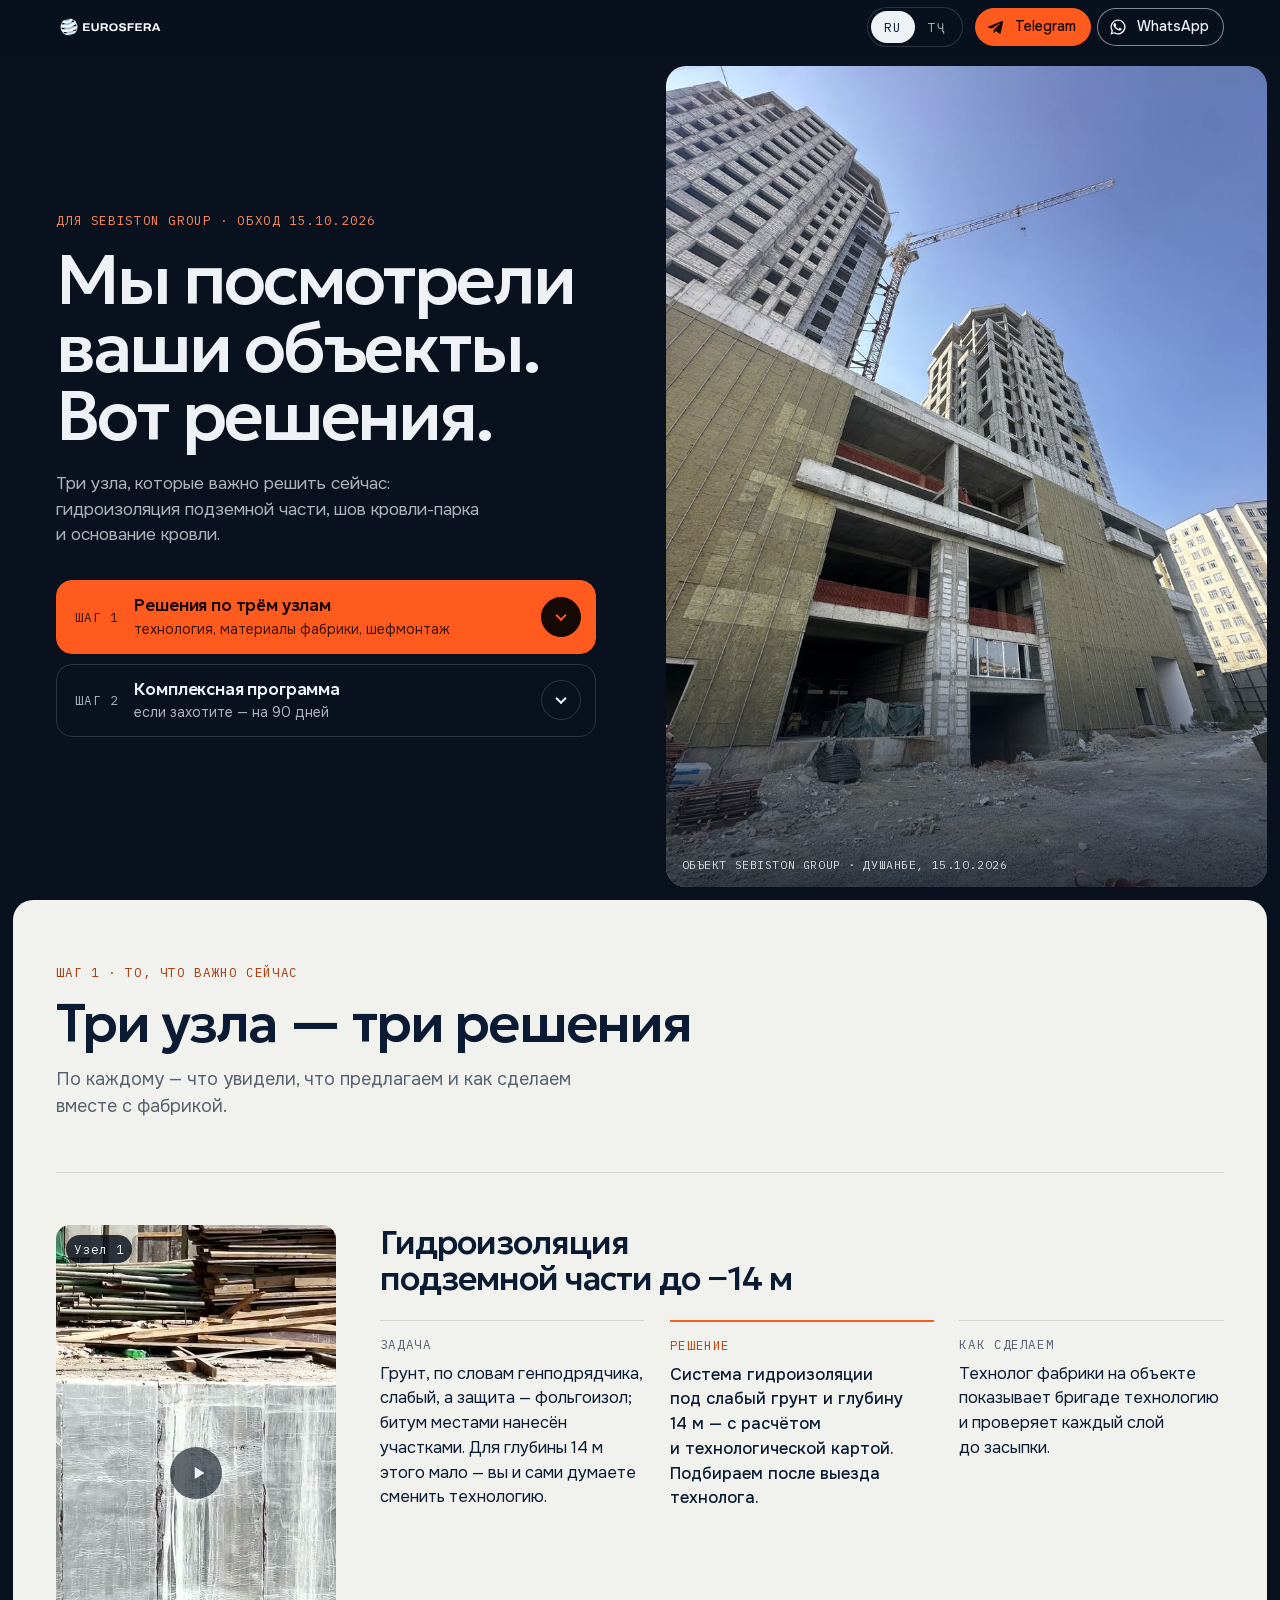
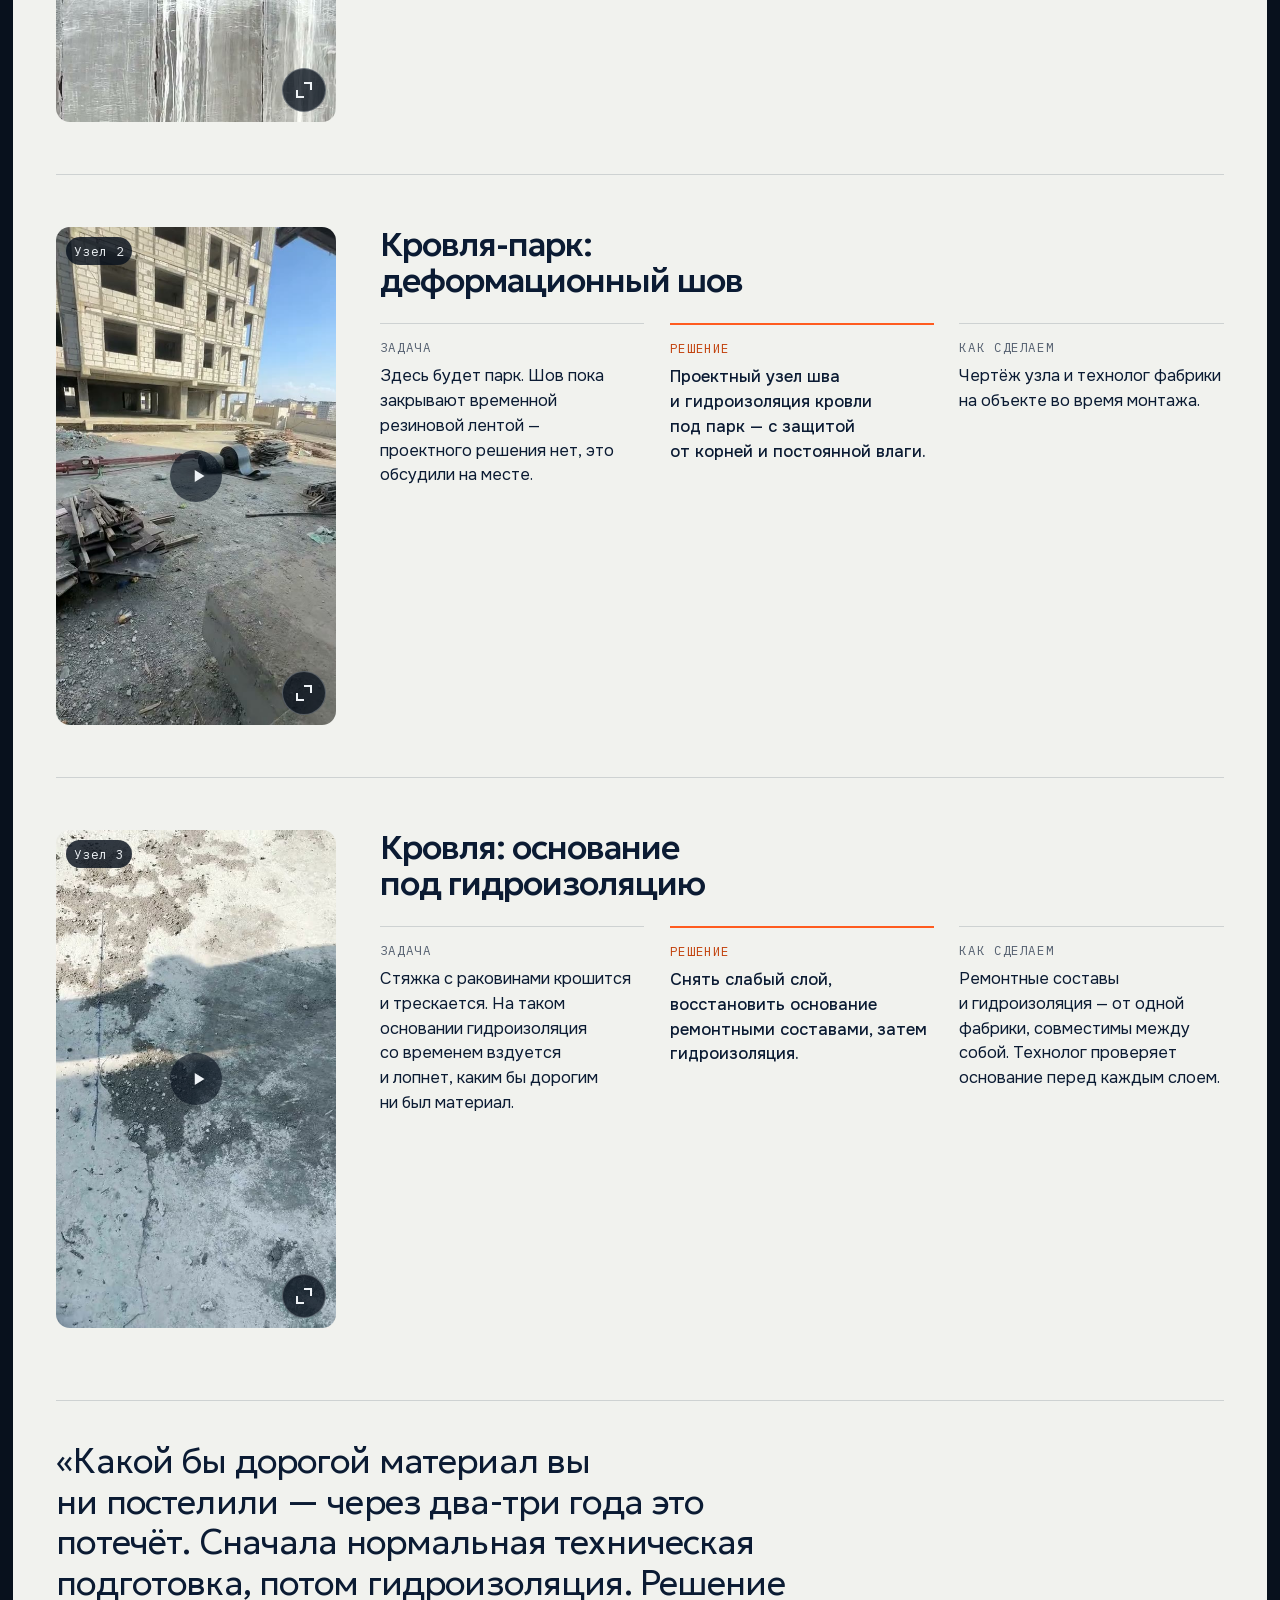
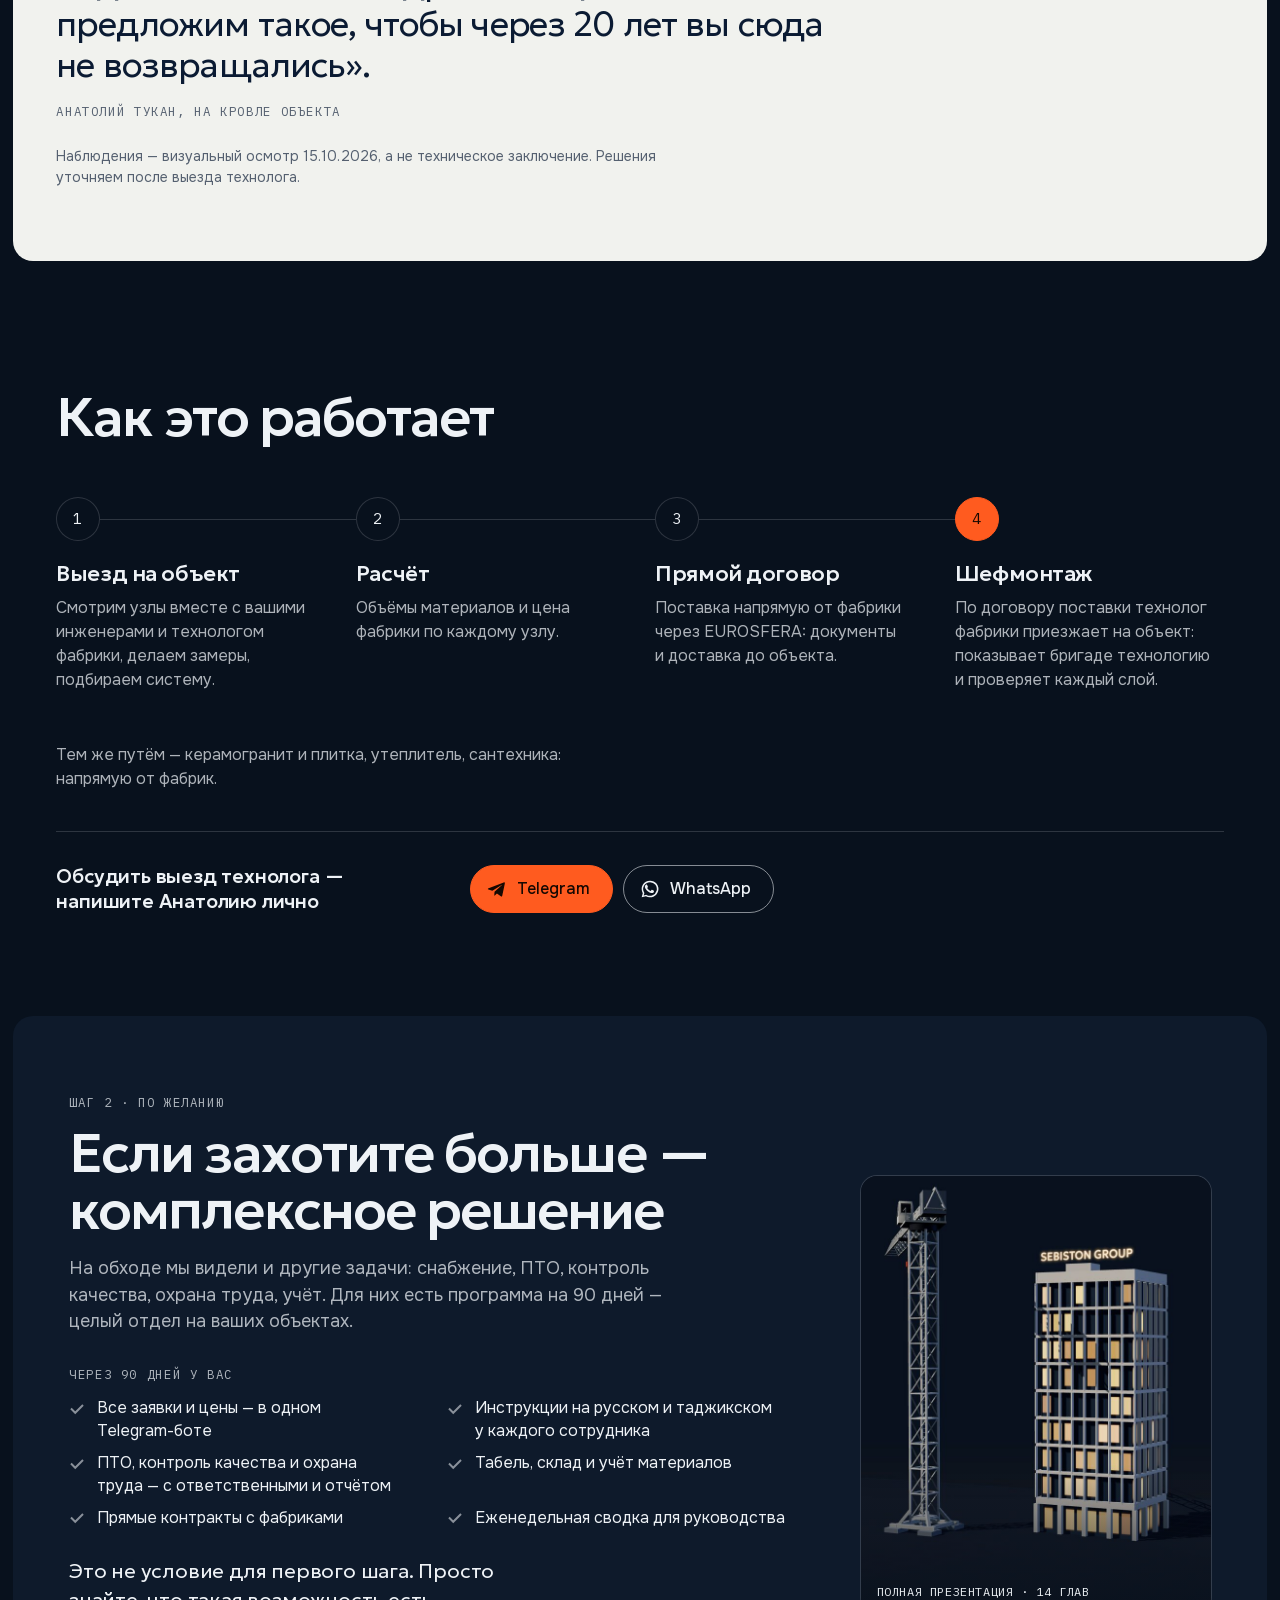
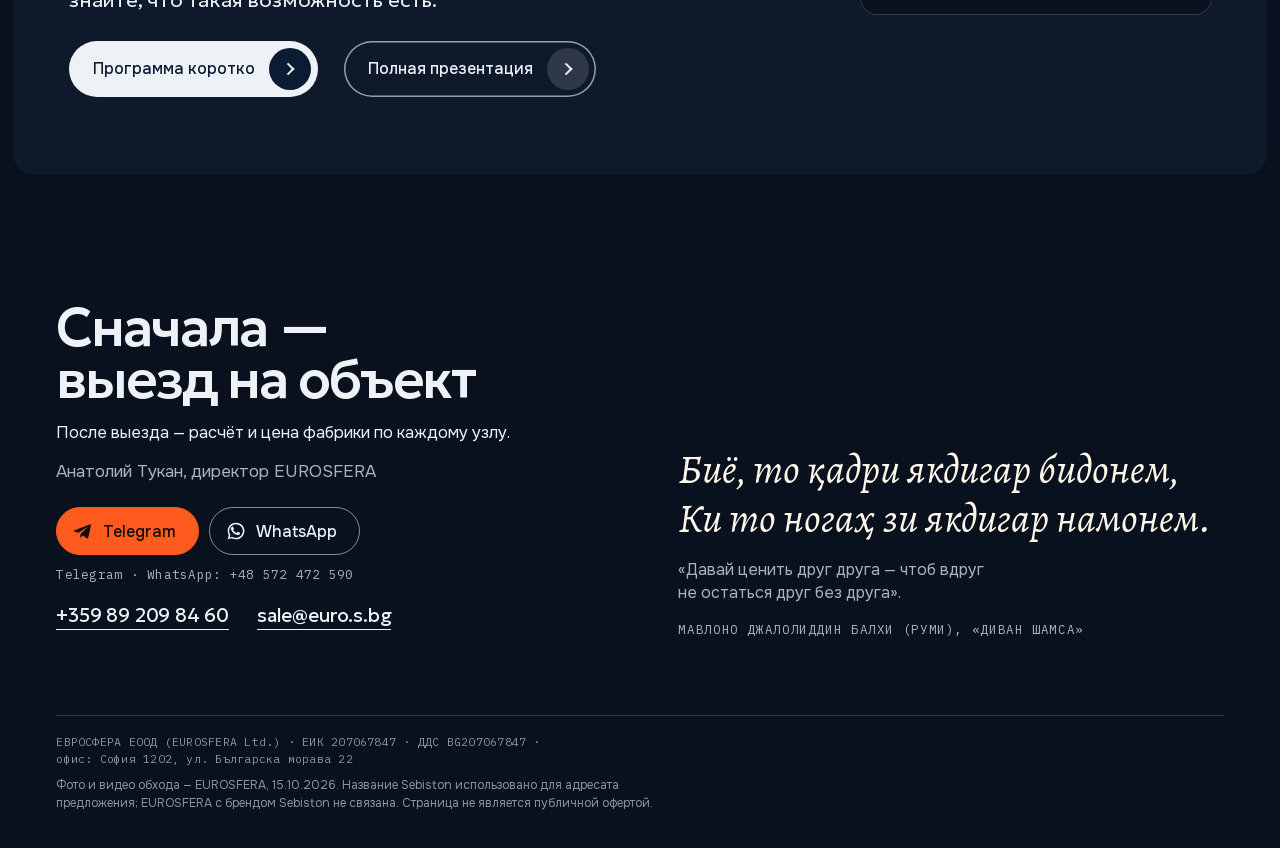
<file: index.html>
<!doctype html>
<html lang="ru" data-lang="ru">
<head>
<meta charset="utf-8">
<meta name="viewport" content="width=device-width, initial-scale=1, viewport-fit=cover">
<title>EUROSFERA для Sebiston Group — решения по вашим объектам</title>
<meta name="description" content="После обхода 15 октября: решения по гидроизоляции и кровле — технология, материалы напрямую от фабрики, шефмонтаж на объекте. Комплексная программа — по желанию.">
<meta name="robots" content="noindex, nofollow">
<meta name="theme-color" content="#08111d">
<meta property="og:type" content="website">
<meta property="og:title" content="EUROSFERA для Sebiston Group — решения по вашим объектам">
<meta property="og:description" content="Мы посмотрели ваши объекты. Вот решения: технология, материалы напрямую от фабрики, шефмонтаж на объекте.">
<meta property="og:image" content="https://gagauz113.github.io/eurosfera-90/img/og-resheniya.jpg">
<meta property="og:image:width" content="1200"><meta property="og:image:height" content="630">
<meta name="twitter:card" content="summary_large_image">
<link rel="icon" href="img/favicon.svg" type="image/svg+xml">
<link rel="preload" as="font" type="font/woff2" href="fonts/geo-cyrillic.woff2" crossorigin>
<link rel="stylesheet" href="style.css">
<link rel="stylesheet" href="short.css">
<link rel="stylesheet" href="resheniya.css">
<script>
(function(){var d=document.documentElement;d.classList.add('js');
if(/[?&]lang=tj/.test(location.search)){d.setAttribute('data-lang','tg');d.lang='tg';['geo','onest'].forEach(function(f){var l=document.createElement('link');l.rel='preload';l.as='font';l.type='font/woff2';l.crossOrigin='';l.href='fonts/'+f+'-cyrillic-ext.woff2';document.head.appendChild(l);});}
try{if(matchMedia('(prefers-reduced-motion: reduce)').matches)d.classList.add('reduce');}catch(e){}})();
window.__titles={ru:['EUROSFERA для Sebiston Group — решения по вашим объектам',''],tg:['EUROSFERA барои Sebiston Group — роҳҳои ҳал оид ба объектҳои шумо','']};
</script>
</head>
<body class="s-body r-body">
<a class="skip" href="#uzly"><span class="ru">К решениям</span><span class="tg" lang="tg">Ба роҳҳои ҳал</span></a>

<header class="s-top r-top">
  <a href="#top" aria-label="EUROSFERA"><img src="img/logo-white.svg" alt="EUROSFERA" width="163" height="30"></a>
  <div class="bar__lang" role="group" aria-label="Язык · Забон">
    <button type="button" data-set-lang="ru" aria-pressed="true">RU</button>
    <button type="button" data-set-lang="tg" aria-pressed="false" lang="tg">ТҶ</button>
  </div>
  <div class="dm r-topdm"><a class="dm__tg" href="https://t.me/+48572472590" target="_blank" rel="noopener" aria-label="Написать Анатолию в Telegram" data-tg-label="Ба Анатолий дар Telegram нависед"><svg viewBox="0 0 24 24" aria-hidden="true"><path d="M9.04 15.3 8.7 20c.48 0 .69-.21.94-.46l2.26-2.16 4.68 3.43c.86.47 1.47.22 1.7-.79l3.07-14.4c.28-1.3-.47-1.82-1.31-1.5L1.97 11.2c-1.24.48-1.22 1.17-.21 1.48l4.62 1.44L17.1 7.4c.5-.33.96-.15.58.18Z"/></svg><span>Telegram</span></a><a class="dm__wa" href="https://wa.me/48572472590?text=%D0%97%D0%B4%D1%80%D0%B0%D0%B2%D1%81%D1%82%D0%B2%D1%83%D0%B9%D1%82%D0%B5%2C%20%D0%90%D0%BD%D0%B0%D1%82%D0%BE%D0%BB%D0%B8%D0%B9%21%20%D0%9F%D0%B8%D1%88%D1%83%20%D0%BF%D0%BE%20%D0%BF%D1%80%D0%B5%D0%B4%D0%BB%D0%BE%D0%B6%D0%B5%D0%BD%D0%B8%D1%8E%20EUROSFERA%20%D0%B4%D0%BB%D1%8F%20Sebiston." data-href-tg="https://wa.me/48572472590?text=%D0%90%D1%81%D1%81%D0%B0%D0%BB%D0%BE%D0%BC%D1%83%20%D0%B0%D0%BB%D0%B0%D0%B9%D0%BA%D1%83%D0%BC%2C%20%D0%90%D0%BD%D0%B0%D1%82%D0%BE%D0%BB%D0%B8%D0%B9%21%20%D0%94%D0%B0%D1%80%20%D0%B1%D0%BE%D1%80%D0%B0%D0%B8%20%D0%BF%D0%B5%D1%88%D0%BD%D0%B8%D2%B3%D0%BE%D0%B4%D0%B8%20EUROSFERA%20%D0%B1%D0%B0%D1%80%D0%BE%D0%B8%20Sebiston%20%D0%BC%D0%B5%D0%BD%D0%B0%D0%B2%D0%B8%D1%81%D0%B0%D0%BC." target="_blank" rel="noopener" aria-label="Написать Анатолию в WhatsApp" data-tg-label="Ба Анатолий дар WhatsApp нависед"><svg viewBox="0 0 24 24" aria-hidden="true"><path fill-rule="evenodd" d="M12 2a10 10 0 0 0-8.66 15L2 22l5.13-1.34A10 10 0 1 0 12 2Zm0 1.8a8.2 8.2 0 1 1-4.18 15.26l-.3-.18-3.04.8.81-2.97-.2-.31A8.2 8.2 0 0 1 12 3.8Z"/><path d="M8.6 7.2c-.2-.45-.4-.46-.6-.47h-.5a1 1 0 0 0-.72.34A3 3 0 0 0 5.83 9.3c0 1.32.96 2.6 1.1 2.78.13.18 1.86 2.98 4.6 4.06 2.28.9 2.74.72 3.24.67.5-.04 1.6-.65 1.82-1.28.23-.63.23-1.17.16-1.28-.07-.11-.25-.18-.52-.31l-1.82-.9c-.25-.09-.43-.13-.6.14l-.82 1.03c-.15.18-.3.2-.57.07a7.4 7.4 0 0 1-3.67-3.2c-.27-.47.27-.44.78-1.45.08-.18.04-.33-.02-.47L8.6 7.2Z"/></svg><span>WhatsApp</span></a></div>
</header>

<main id="top">

<!-- Первый экран: их объект и две ступени -->
<section class="r-hero">
  <figure class="r-hero__photo">
    <picture><source media="(max-width: 899px)" srcset="img/IMG_7512-m.jpg"><img src="img/IMG_7512.jpg" alt="" width="1400" height="1866" fetchpriority="high"></picture>
    <figcaption class="mono"><span class="ru">Объект Sebiston Group · Душанбе, 15.10.2026</span><span class="tg" lang="tg">Объекти Sebiston Group · Душанбе, 15.10.2026</span></figcaption>
  </figure>
  <div class="r-hero__text">
    <p class="mono r-hero__meta"><span class="ru">Для Sebiston Group · обход 15.10.2026</span><span class="tg" lang="tg">Барои Sebiston Group · боздиди 15.10.2026</span></p>
    <h1 class="r-title"><span class="ru">Мы посмотрели ваши объекты. Вот решения.</span><span class="tg" lang="tg">Мо объектҳои шуморо дидем. Инак, роҳҳои ҳал.</span></h1>
    <p class="r-lead"><span class="ru">Три узла, которые важно решить сейчас: гидроизоляция подземной части, шов <span class="nw">кровли-парка</span> и&nbsp;основание кровли.</span><span class="tg" lang="tg">Се гиреҳе, ки ҳалли онҳо ҳозир муҳим аст: гидроизолятсияи қисми зеризаминӣ, дарзи боғ дар&nbsp;бом ва&nbsp;асоси бом.</span></p>
    <ol class="r-map">
      <li class="r-map__main"><a href="#uzly"><b class="mono"><span class="ru">Шаг 1</span><span class="tg" lang="tg">Қадами 1</span></b><span><strong><span class="ru">Решения по&nbsp;трём узлам</span><span class="tg" lang="tg">Роҳҳои ҳал барои се&nbsp;гиреҳ</span></strong><small><span class="ru">технология, материалы фабрики, шефмонтаж</span><span class="tg" lang="tg">технология, маводи фабрика, назорати насб</span></small></span><i aria-hidden="true"></i></a></li>
      <li><a href="#bolshe"><b class="mono"><span class="ru">Шаг 2</span><span class="tg" lang="tg">Қадами 2</span></b><span><strong><span class="ru">Комплексная программа</span><span class="tg" lang="tg">Барномаи маҷмӯӣ</span></strong><small><span class="ru">если захотите&nbsp;— на&nbsp;90&nbsp;дней</span><span class="tg" lang="tg">агар хоҳед&nbsp;— барои 90&nbsp;рӯз</span></small></span><i aria-hidden="true"></i></a></li>
    </ol>
  </div>
</section>

<!-- Шаг 1: три узла -->
<section class="r-sec" id="uzly">
  <div class="sheet">
    <p class="mono r-kick"><span class="ru">Шаг 1 · то, что важно сейчас</span><span class="tg" lang="tg">Қадами 1 · он чи ҳозир муҳим аст</span></p>
    <h2 class="h2"><span class="ru">Три узла&nbsp;— три решения</span><span class="tg" lang="tg">Се гиреҳ&nbsp;— се роҳи ҳал</span></h2>
    <p class="lead r-sub"><span class="ru">По каждому&nbsp;— что увидели, что предлагаем и&nbsp;как сделаем вместе с&nbsp;фабрикой.</span><span class="tg" lang="tg">Дар бораи ҳар кадом&nbsp;— он чи дидем, он чи пешниҳод мекунем ва&nbsp;чӣ тавр якҷоя бо&nbsp;фабрика иҷро мекунем.</span></p>

    <article class="r-node">
      <div class="clip"><video muted playsinline preload="none" data-src="media/found-foil.mp4" poster="media/found-foil-end.jpg" aria-label="Стена подземной части, закрытая фольгоизолом" data-tg-label="Девори қисми зеризаминӣ бо фолгоизол"></video><span class="clip__n mono"><span class="ru">Узел 1</span><span class="tg" lang="tg">Гиреҳи 1</span></span><button class="clip__full" type="button" aria-label="Смотреть на весь экран" data-tg-label="Дар экрани пурра тамошо кардан"></button></div>
      <h3 class="r-node__t"><span class="ru">Гидроизоляция подземной части до&nbsp;−14&nbsp;м</span><span class="tg" lang="tg">Гидроизолятсияи қисми зеризаминӣ то&nbsp;−14&nbsp;м</span></h3>
      <dl class="r-steps">
        <div><dt class="mono"><span class="ru">Задача</span><span class="tg" lang="tg">Масъала</span></dt><dd><span class="ru">Грунт, по&nbsp;словам генподрядчика, слабый, а&nbsp;защита&nbsp;— фольгоизол; битум местами нанесён участками. Для глубины 14&nbsp;м этого мало&nbsp;— вы и&nbsp;сами думаете сменить технологию.</span><span class="tg" lang="tg">Хок, ба&nbsp;гуфтаи пудратчии генералӣ, суст аст, вале муҳофиза&nbsp;— фолгоизол; битум <span class="nw">ҷо-ҷо</span> молида шудааст. Барои чуқурии 14&nbsp;м ин кифоя нест&nbsp;— худи шумо низ дар&nbsp;фикри иваз кардани технология ҳастед.</span></dd></div>
        <div class="is-key"><dt class="mono"><span class="ru">Решение</span><span class="tg" lang="tg">Роҳи ҳал</span></dt><dd><span class="ru">Система гидроизоляции под&nbsp;слабый грунт и&nbsp;глубину 14&nbsp;м&nbsp;— с&nbsp;расчётом и&nbsp;технологической картой. Подбираем после выезда технолога.</span><span class="tg" lang="tg">Системаи гидроизолятсия барои хоки суст ва&nbsp;чуқурии 14&nbsp;м&nbsp;— бо&nbsp;ҳисоб ва&nbsp;харитаи технологӣ. Пас аз&nbsp;омадани технолог интихоб мекунем.</span></dd></div>
        <div><dt class="mono"><span class="ru">Как сделаем</span><span class="tg" lang="tg">Чӣ тавр иҷро мекунем</span></dt><dd><span class="ru">Технолог фабрики на&nbsp;объекте показывает бригаде технологию и&nbsp;проверяет каждый слой до&nbsp;засыпки.</span><span class="tg" lang="tg">Технологи фабрика дар&nbsp;объект ба&nbsp;бригада технологияро нишон медиҳад ва&nbsp;ҳар қабатро пеш аз&nbsp;пӯшонидан бо&nbsp;хок месанҷад.</span></dd></div>
      </dl>
    </article>

    <article class="r-node">
      <div class="clip"><video muted playsinline preload="none" data-src="media/deck-tape.mp4" poster="media/deck-tape-start.jpg" data-rest="start" aria-label="Деформационный шов на кровле, закрытый резиновой лентой" data-tg-label="Дарзи деформатсионӣ дар бом бо тасмаи резинӣ"></video><span class="clip__n mono"><span class="ru">Узел 2</span><span class="tg" lang="tg">Гиреҳи 2</span></span><button class="clip__full" type="button" aria-label="Смотреть на весь экран" data-tg-label="Дар экрани пурра тамошо кардан"></button></div>
      <h3 class="r-node__t"><span class="ru"><span class="nw">Кровля-парк:</span> деформационный шов</span><span class="tg" lang="tg">Боғ дар&nbsp;бом: дарзи деформатсионӣ</span></h3>
      <dl class="r-steps">
        <div><dt class="mono"><span class="ru">Задача</span><span class="tg" lang="tg">Масъала</span></dt><dd><span class="ru">Здесь будет парк. Шов пока закрывают временной резиновой лентой&nbsp;— проектного решения нет, это обсудили на&nbsp;месте.</span><span class="tg" lang="tg">Дар&nbsp;ин ҷо боғ мешавад. Дарзро ҳоло бо&nbsp;тасмаи резинии муваққатӣ мепӯшанд&nbsp;— дар&nbsp;лоиҳа роҳи ҳалли он нест, инро дар&nbsp;худи объект муҳокима кардем.</span></dd></div>
        <div class="is-key"><dt class="mono"><span class="ru">Решение</span><span class="tg" lang="tg">Роҳи ҳал</span></dt><dd><span class="ru">Проектный узел шва и&nbsp;гидроизоляция кровли под&nbsp;парк&nbsp;— с&nbsp;защитой от&nbsp;корней и&nbsp;постоянной влаги.</span><span class="tg" lang="tg">Гиреҳи лоиҳавии дарз ва&nbsp;гидроизолятсияи бом барои боғ&nbsp;— бо&nbsp;муҳофиза аз&nbsp;решаҳо ва&nbsp;намии доимӣ.</span></dd></div>
        <div><dt class="mono"><span class="ru">Как сделаем</span><span class="tg" lang="tg">Чӣ тавр иҷро мекунем</span></dt><dd><span class="ru">Чертёж узла и&nbsp;технолог фабрики на&nbsp;объекте во&nbsp;время монтажа.</span><span class="tg" lang="tg">Нақшаи гиреҳ ва&nbsp;технологи фабрика дар&nbsp;объект ҳангоми насб.</span></dd></div>
      </dl>
    </article>

    <article class="r-node">
      <div class="clip"><video muted playsinline preload="none" data-src="media/roof-crumble.mp4" poster="media/roof-crumble-end.jpg" aria-label="Стяжка на кровле крошится под ногой" data-tg-label="Стяжкаи бом зери пой мерезад"></video><span class="clip__n mono"><span class="ru">Узел 3</span><span class="tg" lang="tg">Гиреҳи 3</span></span><button class="clip__full" type="button" aria-label="Смотреть на весь экран" data-tg-label="Дар экрани пурра тамошо кардан"></button></div>
      <h3 class="r-node__t"><span class="ru">Кровля: основание под гидроизоляцию</span><span class="tg" lang="tg">Бом: асос барои гидроизолятсия</span></h3>
      <dl class="r-steps">
        <div><dt class="mono"><span class="ru">Задача</span><span class="tg" lang="tg">Масъала</span></dt><dd><span class="ru">Стяжка с&nbsp;раковинами крошится и&nbsp;трескается. На&nbsp;таком основании гидроизоляция со&nbsp;временем вздуется и&nbsp;лопнет, каким бы дорогим ни&nbsp;был материал.</span><span class="tg" lang="tg">Стяжкаи чуқурчадор мерезад ва&nbsp;тарқиш мебардорад. Дар&nbsp;чунин асос гидроизолятсия бо&nbsp;мурури вақт варам карда, мекафад&nbsp;— мавод ҳар қадар гарон бошад ҳам.</span></dd></div>
        <div class="is-key"><dt class="mono"><span class="ru">Решение</span><span class="tg" lang="tg">Роҳи ҳал</span></dt><dd><span class="ru">Снять слабый слой, восстановить основание ремонтными составами, затем гидроизоляция.</span><span class="tg" lang="tg">Қабати сустро гирифта, асосро бо&nbsp;омехтаҳои таъмирӣ барқарор кардан, баъд гидроизолятсия.</span></dd></div>
        <div><dt class="mono"><span class="ru">Как сделаем</span><span class="tg" lang="tg">Чӣ тавр иҷро мекунем</span></dt><dd><span class="ru">Ремонтные составы и&nbsp;гидроизоляция&nbsp;— от&nbsp;одной фабрики, совместимы между собой. Технолог проверяет основание перед каждым слоем.</span><span class="tg" lang="tg">Омехтаҳои таъмирӣ ва&nbsp;гидроизолятсия&nbsp;— аз&nbsp;як фабрика, бо&nbsp;ҳам мувофиқанд. Технолог асосро пеш аз&nbsp;ҳар қабат месанҷад.</span></dd></div>
      </dl>
    </article>

    <blockquote class="quote r-quote">
      <p><span class="ru">«Какой бы дорогой материал вы ни&nbsp;постелили&nbsp;— через <span class="nw">два-три</span> года это потечёт. Сначала нормальная техническая подготовка, потом гидроизоляция. Решение предложим такое, чтобы через 20&nbsp;лет вы сюда не&nbsp;возвращались».</span><span class="tg" lang="tg">«Ҳар маводи гароне, ки гузоред ҳам&nbsp;— пас аз <span class="nw">ду-се</span> сол об мечакад. Аввал тайёрии техникии дуруст, баъд гидроизолятсия. Роҳи ҳалле пешниҳод мекунем, ки 20&nbsp;сол ба&nbsp;ин ҷо барнагардед».</span></p>
      <footer class="mono"><span class="ru">Анатолий Тукан, на&nbsp;кровле объекта</span><span class="tg" lang="tg">Анатолий Тукан, дар&nbsp;боми объект</span></footer>
    </blockquote>
    <p class="note r-note"><span class="ru">Наблюдения&nbsp;— визуальный осмотр 15.10.2026, а&nbsp;не&nbsp;техническое заключение. Решения уточняем после выезда технолога.</span><span class="tg" lang="tg">Мушоҳидаҳо&nbsp;— натиҷаи муоинаи визуалии 15.10.2026, на&nbsp;хулосаи техникӣ. Роҳҳои ҳалро пас аз&nbsp;омадани технолог дақиқ мекунем.</span></p>
  </div>
</section>

<!-- Как это работает -->
<section class="r-sec r-how" id="kak">
  <h2 class="h2"><span class="ru">Как это работает</span><span class="tg" lang="tg">Тартиби кор</span></h2>
  <ol class="r-flow">
    <li><b class="mono">1</b><h3><span class="ru">Выезд на&nbsp;объект</span><span class="tg" lang="tg">Боздид аз&nbsp;объект</span></h3><p><span class="ru">Смотрим узлы вместе с&nbsp;вашими инженерами и&nbsp;технологом фабрики, делаем замеры, подбираем систему.</span><span class="tg" lang="tg">Гиреҳҳоро якҷоя бо&nbsp;муҳандисони шумо ва&nbsp;технологи фабрика мебинем, андоза мегирем ва&nbsp;системаро интихоб мекунем.</span></p></li>
    <li><b class="mono">2</b><h3><span class="ru">Расчёт</span><span class="tg" lang="tg">Ҳисоб</span></h3><p><span class="ru">Объёмы материалов и&nbsp;цена фабрики по&nbsp;каждому узлу.</span><span class="tg" lang="tg">Ҳаҷми мавод ва&nbsp;нархи фабрика барои ҳар гиреҳ.</span></p></li>
    <li><b class="mono">3</b><h3><span class="ru">Прямой договор</span><span class="tg" lang="tg">Шартномаи мустақим</span></h3><p><span class="ru">Поставка напрямую от&nbsp;фабрики через EUROSFERA: документы и&nbsp;доставка до&nbsp;объекта.</span><span class="tg" lang="tg">Таҳвил бевосита аз&nbsp;фабрика тавассути EUROSFERA: ҳуҷҷатҳо ва&nbsp;расонидан то&nbsp;объект.</span></p></li>
    <li><b class="mono">4</b><h3><span class="ru">Шефмонтаж</span><span class="tg" lang="tg">Назорати насб</span></h3><p><span class="ru">По&nbsp;договору поставки технолог фабрики приезжает на&nbsp;объект: показывает бригаде технологию и&nbsp;проверяет каждый слой.</span><span class="tg" lang="tg">Тибқи шартномаи таҳвил технологи фабрика ба&nbsp;объект меояд: ба&nbsp;бригада технологияро нишон медиҳад ва&nbsp;ҳар қабатро месанҷад.</span></p></li>
  </ol>
  <p class="r-also"><span class="ru">Тем же путём&nbsp;— керамогранит и&nbsp;плитка, утеплитель, сантехника: напрямую от&nbsp;фабрик.</span><span class="tg" lang="tg">Бо ҳамин роҳ&nbsp;— керамогранит ва&nbsp;кошин, гарминигоҳдоранда, сантехника: бевосита аз&nbsp;фабрикаҳо.</span></p>
  <div class="r-ask">
    <p class="r-ask__t"><span class="ru">Обсудить выезд технолога&nbsp;— напишите Анатолию лично</span><span class="tg" lang="tg">Барои муҳокимаи боздиди технолог бевосита ба&nbsp;Анатолий нависед</span></p>
    <div class="dm"><a class="dm__tg" href="https://t.me/+48572472590" target="_blank" rel="noopener" aria-label="Написать Анатолию в Telegram" data-tg-label="Ба Анатолий дар Telegram нависед"><svg viewBox="0 0 24 24" aria-hidden="true"><path d="M9.04 15.3 8.7 20c.48 0 .69-.21.94-.46l2.26-2.16 4.68 3.43c.86.47 1.47.22 1.7-.79l3.07-14.4c.28-1.3-.47-1.82-1.31-1.5L1.97 11.2c-1.24.48-1.22 1.17-.21 1.48l4.62 1.44L17.1 7.4c.5-.33.96-.15.58.18Z"/></svg>Telegram</a><a class="dm__wa" href="https://wa.me/48572472590?text=%D0%97%D0%B4%D1%80%D0%B0%D0%B2%D1%81%D1%82%D0%B2%D1%83%D0%B9%D1%82%D0%B5%2C%20%D0%90%D0%BD%D0%B0%D1%82%D0%BE%D0%BB%D0%B8%D0%B9%21%20%D0%9F%D0%B8%D1%88%D1%83%20%D0%BF%D0%BE%20%D0%BF%D1%80%D0%B5%D0%B4%D0%BB%D0%BE%D0%B6%D0%B5%D0%BD%D0%B8%D1%8E%20EUROSFERA%20%D0%B4%D0%BB%D1%8F%20Sebiston." data-href-tg="https://wa.me/48572472590?text=%D0%90%D1%81%D1%81%D0%B0%D0%BB%D0%BE%D0%BC%D1%83%20%D0%B0%D0%BB%D0%B0%D0%B9%D0%BA%D1%83%D0%BC%2C%20%D0%90%D0%BD%D0%B0%D1%82%D0%BE%D0%BB%D0%B8%D0%B9%21%20%D0%94%D0%B0%D1%80%20%D0%B1%D0%BE%D1%80%D0%B0%D0%B8%20%D0%BF%D0%B5%D1%88%D0%BD%D0%B8%D2%B3%D0%BE%D0%B4%D0%B8%20EUROSFERA%20%D0%B1%D0%B0%D1%80%D0%BE%D0%B8%20Sebiston%20%D0%BC%D0%B5%D0%BD%D0%B0%D0%B2%D0%B8%D1%81%D0%B0%D0%BC." target="_blank" rel="noopener" aria-label="Написать Анатолию в WhatsApp" data-tg-label="Ба Анатолий дар WhatsApp нависед"><svg viewBox="0 0 24 24" aria-hidden="true"><path fill-rule="evenodd" d="M12 2a10 10 0 0 0-8.66 15L2 22l5.13-1.34A10 10 0 1 0 12 2Zm0 1.8a8.2 8.2 0 1 1-4.18 15.26l-.3-.18-3.04.8.81-2.97-.2-.31A8.2 8.2 0 0 1 12 3.8Z"/><path d="M8.6 7.2c-.2-.45-.4-.46-.6-.47h-.5a1 1 0 0 0-.72.34A3 3 0 0 0 5.83 9.3c0 1.32.96 2.6 1.1 2.78.13.18 1.86 2.98 4.6 4.06 2.28.9 2.74.72 3.24.67.5-.04 1.6-.65 1.82-1.28.23-.63.23-1.17.16-1.28-.07-.11-.25-.18-.52-.31l-1.82-.9c-.25-.09-.43-.13-.6.14l-.82 1.03c-.15.18-.3.2-.57.07a7.4 7.4 0 0 1-3.67-3.2c-.27-.47.27-.44.78-1.45.08-.18.04-.33-.02-.47L8.6 7.2Z"/></svg>WhatsApp</a></div>
  </div>
</section>

<!-- Шаг 2: по желанию -->
<section class="r-sec" id="bolshe">
  <div class="r-more">
    <div class="r-more__text">
      <p class="mono r-kick"><span class="ru">Шаг 2 · по&nbsp;желанию</span><span class="tg" lang="tg">Қадами 2 · бо&nbsp;хоҳиши шумо</span></p>
      <h2 class="h2"><span class="ru">Если захотите больше&nbsp;— комплексное решение</span><span class="tg" lang="tg">Агар бештар хоҳед&nbsp;— роҳи ҳалли маҷмӯӣ</span></h2>
      <p class="lead"><span class="ru">На&nbsp;обходе мы видели и&nbsp;другие задачи: снабжение, ПТО, контроль качества, охрана труда, учёт. Для них есть программа на&nbsp;90&nbsp;дней&nbsp;— целый отдел на&nbsp;ваших объектах.</span><span class="tg" lang="tg">Дар&nbsp;боздид мо масъалаҳои дигарро ҳам дидем: таъминот, ПТО, назорати сифат, ҳифзи меҳнат, баҳисобгирӣ. Барои онҳо барномаи 90-рӯза ҳаст&nbsp;— як шуъбаи пурра дар&nbsp;объектҳои шумо.</span></p>
      <p class="mono r-get__h"><span class="ru">Через 90&nbsp;дней у&nbsp;вас</span><span class="tg" lang="tg">Пас аз&nbsp;90&nbsp;рӯз шумо хоҳед дошт</span></p>
      <ul class="r-get">
        <li><span class="ru">Все заявки и&nbsp;цены&nbsp;— в&nbsp;одном <span class="nw">Telegram-боте</span></span><span class="tg" lang="tg">Ҳамаи дархостҳо ва&nbsp;нархҳо&nbsp;— дар&nbsp;як боти Telegram</span></li>
        <li><span class="ru">Инструкции на&nbsp;русском и&nbsp;таджикском у&nbsp;каждого сотрудника</span><span class="tg" lang="tg">Дастурамалҳо ба&nbsp;забонҳои русӣ ва&nbsp;тоҷикӣ дар&nbsp;дасти ҳар корманд</span></li>
        <li><span class="ru">ПТО, контроль качества и&nbsp;охрана труда&nbsp;— с&nbsp;ответственными и&nbsp;отчётом</span><span class="tg" lang="tg">ПТО, назорати сифат ва&nbsp;ҳифзи меҳнат&nbsp;— бо&nbsp;масъулон ва&nbsp;ҳисобот</span></li>
        <li><span class="ru">Табель, склад и&nbsp;учёт материалов</span><span class="tg" lang="tg">Табел, анбор ва&nbsp;баҳисобгирии мавод</span></li>
        <li><span class="ru">Прямые контракты с&nbsp;фабриками</span><span class="tg" lang="tg">Шартномаҳои мустақим бо&nbsp;фабрикаҳо</span></li>
        <li><span class="ru">Еженедельная сводка для&nbsp;руководства</span><span class="tg" lang="tg">Ҳисоботи ҳарҳафтаина барои роҳбарият</span></li>
      </ul>
      <p class="r-soft"><span class="ru">Это не&nbsp;условие для&nbsp;первого шага. Просто знайте, что такая возможность есть.</span><span class="tg" lang="tg">Ин барои қадами аввал шарт нест. Танҳо мехостем, ки шумо донед: чунин имконият ҳаст.</span></p>
      <div class="r-links">
        <a class="btn btn--light" href="kratko.html" data-keep-lang><span><span class="ru">Программа коротко</span><span class="tg" lang="tg">Мухтасар дар&nbsp;бораи барнома</span></span><i aria-hidden="true"></i></a>
        <a class="btn btn--line" href="kompleks.html" data-keep-lang><span><span class="ru">Полная презентация</span><span class="tg" lang="tg">Презентатсияи пурра</span></span><i aria-hidden="true"></i></a>
      </div>
    </div>
    <a class="r-more__pic" href="kompleks.html" data-keep-lang>
      <img src="img/kompleks-still.jpg" alt="" width="720" height="900" loading="lazy">
      <span class="r-more__cap mono"><span class="ru">Полная презентация · 14&nbsp;глав</span><span class="tg" lang="tg">Презентатсияи пурра · 14&nbsp;боб</span></span>
    </a>
  </div>
</section>

<!-- Связь и напутствие -->
<section class="r-sec r-end" id="svyaz">
  <div class="r-contact">
    <h2 class="contact__title"><span class="ru">Сначала&nbsp;— выезд на&nbsp;объект</span><span class="tg" lang="tg">Аввал&nbsp;— боздид аз&nbsp;объект</span></h2>
    <p class="contact__next"><span class="ru">После выезда&nbsp;— расчёт и&nbsp;цена фабрики по&nbsp;каждому узлу.</span><span class="tg" lang="tg">Пас аз&nbsp;боздид&nbsp;— ҳисоб ва&nbsp;нархи фабрика барои ҳар гиреҳ.</span></p>
    <p class="contact__who"><span class="ru">Анатолий Тукан, директор EUROSFERA</span><span class="tg" lang="tg">Анатолий Тукан, директори EUROSFERA</span></p>
    <div class="dm"><a class="dm__tg" href="https://t.me/+48572472590" target="_blank" rel="noopener" aria-label="Написать Анатолию в Telegram" data-tg-label="Ба Анатолий дар Telegram нависед"><svg viewBox="0 0 24 24" aria-hidden="true"><path d="M9.04 15.3 8.7 20c.48 0 .69-.21.94-.46l2.26-2.16 4.68 3.43c.86.47 1.47.22 1.7-.79l3.07-14.4c.28-1.3-.47-1.82-1.31-1.5L1.97 11.2c-1.24.48-1.22 1.17-.21 1.48l4.62 1.44L17.1 7.4c.5-.33.96-.15.58.18Z"/></svg>Telegram</a><a class="dm__wa" href="https://wa.me/48572472590?text=%D0%97%D0%B4%D1%80%D0%B0%D0%B2%D1%81%D1%82%D0%B2%D1%83%D0%B9%D1%82%D0%B5%2C%20%D0%90%D0%BD%D0%B0%D1%82%D0%BE%D0%BB%D0%B8%D0%B9%21%20%D0%9F%D0%B8%D1%88%D1%83%20%D0%BF%D0%BE%20%D0%BF%D1%80%D0%B5%D0%B4%D0%BB%D0%BE%D0%B6%D0%B5%D0%BD%D0%B8%D1%8E%20EUROSFERA%20%D0%B4%D0%BB%D1%8F%20Sebiston." data-href-tg="https://wa.me/48572472590?text=%D0%90%D1%81%D1%81%D0%B0%D0%BB%D0%BE%D0%BC%D1%83%20%D0%B0%D0%BB%D0%B0%D0%B9%D0%BA%D1%83%D0%BC%2C%20%D0%90%D0%BD%D0%B0%D1%82%D0%BE%D0%BB%D0%B8%D0%B9%21%20%D0%94%D0%B0%D1%80%20%D0%B1%D0%BE%D1%80%D0%B0%D0%B8%20%D0%BF%D0%B5%D1%88%D0%BD%D0%B8%D2%B3%D0%BE%D0%B4%D0%B8%20EUROSFERA%20%D0%B1%D0%B0%D1%80%D0%BE%D0%B8%20Sebiston%20%D0%BC%D0%B5%D0%BD%D0%B0%D0%B2%D0%B8%D1%81%D0%B0%D0%BC." target="_blank" rel="noopener" aria-label="Написать Анатолию в WhatsApp" data-tg-label="Ба Анатолий дар WhatsApp нависед"><svg viewBox="0 0 24 24" aria-hidden="true"><path fill-rule="evenodd" d="M12 2a10 10 0 0 0-8.66 15L2 22l5.13-1.34A10 10 0 1 0 12 2Zm0 1.8a8.2 8.2 0 1 1-4.18 15.26l-.3-.18-3.04.8.81-2.97-.2-.31A8.2 8.2 0 0 1 12 3.8Z"/><path d="M8.6 7.2c-.2-.45-.4-.46-.6-.47h-.5a1 1 0 0 0-.72.34A3 3 0 0 0 5.83 9.3c0 1.32.96 2.6 1.1 2.78.13.18 1.86 2.98 4.6 4.06 2.28.9 2.74.72 3.24.67.5-.04 1.6-.65 1.82-1.28.23-.63.23-1.17.16-1.28-.07-.11-.25-.18-.52-.31l-1.82-.9c-.25-.09-.43-.13-.6.14l-.82 1.03c-.15.18-.3.2-.57.07a7.4 7.4 0 0 1-3.67-3.2c-.27-.47.27-.44.78-1.45.08-.18.04-.33-.02-.47L8.6 7.2Z"/></svg>WhatsApp</a></div>
    <p class="r-dmnum mono">Telegram · WhatsApp: +48&nbsp;572&nbsp;472&nbsp;590</p>
    <div class="r-ways">
      <a class="r-way link link--light" href="tel:+359892098460">+359 89 209 84 60</a>
      <a class="r-way link link--light" href="mailto:sale@euro.s.bg?subject=Sebiston">sale@euro.s.bg</a>
    </div>
  </div>
  <blockquote class="r-bayt">
    <p class="verse" lang="tg">Биё, то қадри<br class="br-m"> якдигар бидонем,<br>Ки то ногаҳ<br class="br-m"> зи якдигар намонем.</p>
    <p class="r-bayt__tr ru">«Давай ценить друг друга&nbsp;— чтоб вдруг не&nbsp;остаться друг без&nbsp;друга».</p>
    <footer class="mono"><span class="ru">Мавлоно Джалолиддин Балхи (Руми), «Диван&nbsp;Шамса»</span><span class="tg" lang="tg">Мавлоно Ҷалолиддини Балхӣ, «Девони&nbsp;Шамс»</span></footer>
  </blockquote>
  <div class="r-foot">
    <p class="mono"><span class="ru">ЕВРОСФЕРА ЕООД (EUROSFERA Ltd.)&nbsp;· ЕИК&nbsp;207067847&nbsp;· ДДС&nbsp;BG207067847&nbsp;· офис: София&nbsp;1202, ул.&nbsp;Българска морава&nbsp;22</span><span class="tg" lang="tg">ЕВРОСФЕРА ЕООД (EUROSFERA Ltd.)&nbsp;· ЕИК&nbsp;207067847&nbsp;· ДДС&nbsp;BG207067847&nbsp;· офис: София&nbsp;1202, кӯчаи Българска морава&nbsp;22</span></p>
    <p><span class="ru">Фото и&nbsp;видео обхода&nbsp;— EUROSFERA, 15.10.2026. Название Sebiston использовано для&nbsp;адресата предложения; EUROSFERA с&nbsp;брендом Sebiston не&nbsp;связана. Страница не&nbsp;является публичной офертой.</span><span class="tg" lang="tg">Акс ва&nbsp;видеои боздид&nbsp;— EUROSFERA, 15.10.2026. Номи Sebiston барои нишон додани гирандаи пешниҳод истифода шудааст; EUROSFERA бо&nbsp;бренди Sebiston алоқаманд нест. Ин саҳифа офертаи оммавӣ нест.</span></p>
  </div>
</section>

</main>
<script src="short.js" defer></script>
</body>
</html>
</file>
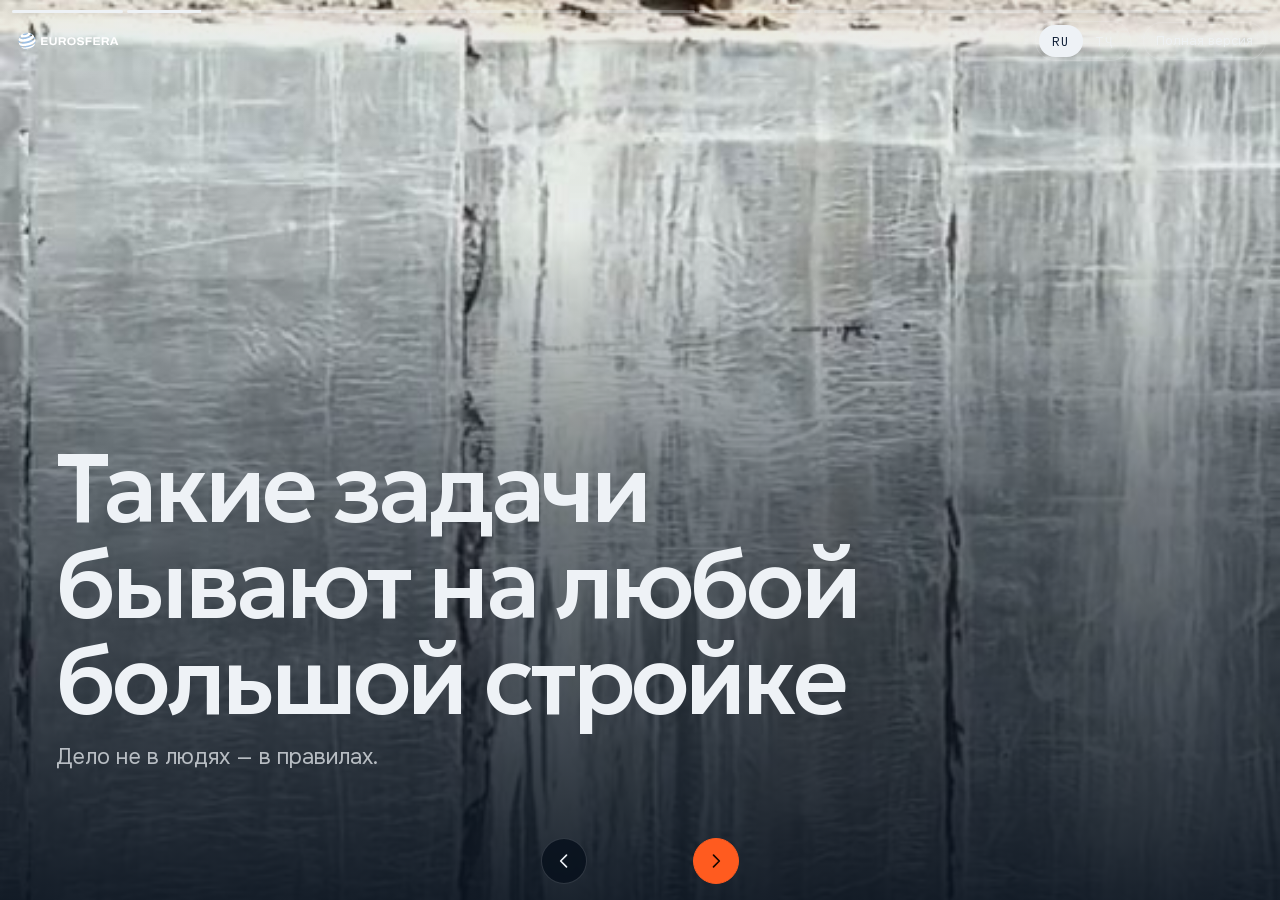
<file: istorii.html>
<!doctype html>
<html lang="ru" data-lang="ru">
<head>
<meta charset="utf-8">
<meta name="viewport" content="width=device-width, initial-scale=1, viewport-fit=cover">
<title>EUROSFERA для Sebiston Group — сторис</title>
<meta name="description" content="Предложение EUROSFERA для ГК «Sebiston Group»: целый отдел на ваших объектах — 30 000 € в месяц.">
<meta name="robots" content="noindex, nofollow">
<meta name="theme-color" content="#08111d">
<meta property="og:type" content="website">
<meta property="og:title" content="EUROSFERA для Sebiston Group — сторис">
<meta property="og:description" content="Достроим управление стройкой — этаж за этажом. Целый отдел на ваших объектах — 30 000 € в месяц.">
<meta property="og:image" content="https://gagauz113.github.io/eurosfera-90/img/og.jpg">
<meta property="og:image:width" content="1200"><meta property="og:image:height" content="630">
<meta name="twitter:card" content="summary_large_image">
<link rel="icon" href="img/favicon.svg" type="image/svg+xml">
<link rel="preload" as="font" type="font/woff2" href="fonts/geo-cyrillic.woff2" crossorigin>
<link rel="stylesheet" href="style.css">
<link rel="stylesheet" href="short.css">
<script>
(function(){var d=document.documentElement;d.classList.add('js');
if(/[?&]lang=tj/.test(location.search)){d.setAttribute('data-lang','tg');d.lang='tg';}
try{if(matchMedia('(prefers-reduced-motion: reduce)').matches)d.classList.add('reduce');}catch(e){}})();
window.__titles={ru:["EUROSFERA для Sebiston Group — сторис",''],tg:["EUROSFERA барои Sebiston Group — сторис",'']};
</script>
</head>
<body class="s-body">
<canvas id="scene" aria-hidden="true"></canvas>
<div class="scene-poster" aria-hidden="true"><img src="img/poster.jpg" alt="" width="1600" height="1000"></div>
<header class="s-top">
  <a href="index.html" data-keep-lang aria-label="EUROSFERA — на главную" data-tg-label="EUROSFERA — ба саҳифаи асосӣ"><img src="img/logo-white.svg" alt="EUROSFERA" width="163" height="30"></a>
  <div class="bar__lang" role="group" aria-label="Язык · Забон">
    <button type="button" data-set-lang="ru" aria-pressed="true">RU</button>
    <button type="button" data-set-lang="tg" aria-pressed="false" lang="tg">ТҶ</button>
  </div>
  <a class="s-full" href="kompleks.html" data-keep-lang><span class="ru">Полная версия</span><span class="tg" lang="tg">Версияи пурра</span></a>
</header>
<div class="b-bars" aria-hidden="true"></div>
<button type="button" class="b-tap b-tap--prev" aria-label="Назад" data-tg-label="Ба қафо"></button>
<button type="button" class="b-tap b-tap--next" aria-label="Вперёд" data-tg-label="Ба пеш"></button>
<nav class="b-nav"><button type="button" class="b-prev" aria-label="Назад" data-tg-label="Ба қафо"><svg viewBox="0 0 24 24"><path d="M15 5l-7 7 7 7"/></svg></button><span class="b-pause" aria-live="polite"></span><button type="button" class="b-next" aria-label="Вперёд" data-tg-label="Ба пеш"><svg viewBox="0 0 24 24"><path d="M9 5l7 7-7 7"/></svg></button></nav>
<main class="b-stage">
<section class="b-slide" data-scene="hero" data-dur="6">
  <h2 class="b-title"><span class="ru">Мы были на&nbsp;ваших объектах</span><span class="tg" lang="tg">Мо дар&nbsp;объектҳои шумо будем</span></h2>
  <p class="b-text"><span class="ru">На&nbsp;каждую задачу&nbsp;— наш ответ. Наша цель&nbsp;— чтобы вы стали ещё сильнее на&nbsp;рынке.</span><span class="tg" lang="tg">Ба&nbsp;ҳар масъала&nbsp;— ҷавоби мо. Мақсади мо&nbsp;— боз ҳам қавитар шудани шумо дар&nbsp;бозор.</span></p>
</section>
<section class="b-slide" data-scene="about" data-dur="5.5"><div class="b-bg"><video muted loop playsinline preload="none" data-src="media/found-foil.mp4" poster="media/found-foil-end.jpg" aria-hidden="true"></video></div>
  <h2 class="b-title"><span class="ru">Такие задачи бывают на&nbsp;любой большой стройке</span><span class="tg" lang="tg">Чунин масъалаҳо дар&nbsp;ҳар сохтмони калон пеш меоянд</span></h2>
  <p class="b-text"><span class="ru">Дело не&nbsp;в&nbsp;людях&nbsp;— в&nbsp;правилах.</span><span class="tg" lang="tg">Гап дар&nbsp;одамон нест&nbsp;— гап дар&nbsp;қоидаҳост.</span></p>
</section>
<section class="b-slide" data-scene="about" data-dur="5.5"><div class="b-bg"><video muted loop playsinline preload="none" data-src="media/found-patch.mp4" poster="media/found-patch.jpg" aria-hidden="true"></video></div>
  <h2 class="b-title"><span class="ru">Подземная часть&nbsp;— до&nbsp;−14 м</span><span class="tg" lang="tg">Қисми зеризаминӣ&nbsp;— то&nbsp;−14 м</span></h2>
  <p class="b-text"><span class="ru">Технологию уже думают менять&nbsp;— принесём инженерный расчёт.</span><span class="tg" lang="tg">Дар&nbsp;фикри иваз кардани технология ҳастанд&nbsp;— ҳисоби муҳандисӣ меорем.</span></p>
</section>
<section class="b-slide" data-scene="about" data-dur="5.5"><div class="b-bg"><video muted loop playsinline preload="none" data-src="media/deck-tape.mp4" poster="media/deck-tape-start.jpg" aria-hidden="true"></video></div>
  <h2 class="b-title"><span class="ru">Кровля-парк: шов на&nbsp;временной ленте</span><span class="tg" lang="tg">Боғ дар&nbsp;бом: дарз бо&nbsp;тасмаи муваққатӣ</span></h2>
  <p class="b-text"><span class="ru">Здесь будет парк. Даём проектное решение&nbsp;— пока узел открыт.</span><span class="tg" lang="tg">Дар&nbsp;ин ҷо боғ мешавад. Қарори лоиҳавиро медиҳем&nbsp;— то&nbsp;даме ки&nbsp;гиреҳ кушода аст.</span></p>
</section>
<section class="b-slide" data-scene="dalshe" data-dur="6">
  <h2 class="b-title"><span class="ru">Не&nbsp;советы&nbsp;— целый отдел</span><span class="tg" lang="tg">На&nbsp;маслиҳат, балки шуъбаи пурра</span></h2>
  <p class="b-text"><span class="ru">2–3&nbsp;— каждый день на&nbsp;площадке, 10&nbsp;— удалённо, по&nbsp;задачам.</span><span class="tg" lang="tg">2–3 нафар&nbsp;— ҳар рӯз дар&nbsp;майдон, 10 нафар&nbsp;— фосилавӣ, аз&nbsp;рӯи вазифаҳо.</span></p>
</section>
<section class="b-slide" data-scene="floors" data-dur="12">
  <h2 class="b-title"><span class="ru">Порядок&nbsp;— этаж за&nbsp;этажом</span><span class="tg" lang="tg">Тартиб&nbsp;— ошёна ба&nbsp;ошёна</span></h2>
  <p class="b-text"><span class="ru">Каждый знает, что делать&nbsp;— на&nbsp;своём языке.</span><span class="tg" lang="tg">Ҳар кас медонад, ки&nbsp;чӣ кор кунад&nbsp;— бо&nbsp;забони худ.</span></p>
</section>
<section class="b-slide" data-scene="sheet" data-dur="6">
  <h2 class="b-title"><span class="ru">Каждая заявка&nbsp;— в&nbsp;вашем телефоне</span><span class="tg" lang="tg">Ҳар дархост&nbsp;— дар&nbsp;телефони шумо</span></h2>
  <p class="b-text"><span class="ru">Прораб говорит&nbsp;— бот проверяет&nbsp;— руководитель утверждает.</span><span class="tg" lang="tg">Прораб мегӯяд&nbsp;— бот месанҷад&nbsp;— роҳбар тасдиқ мекунад.</span></p>
</section>
<section class="b-slide" data-scene="sheet" data-dur="6">
  <h2 class="b-title"><span class="ru">Прямые контракты с&nbsp;фабриками ЕС&nbsp;— через EUROSFERA</span><span class="tg" lang="tg">Шартномаҳои мустақим бо&nbsp;фабрикаҳои ИА&nbsp;— тавассути EUROSFERA</span></h2>
  <p class="b-text"><span class="ru">Сначала срез: что вы покупаете, у&nbsp;кого и&nbsp;почём. Фабрика&nbsp;— там, где это выгоднее.</span><span class="tg" lang="tg">Аввал таҳлил: шумо чӣ мехаред, аз&nbsp;кӣ ва&nbsp;ба&nbsp;чанд. Фабрика&nbsp;— дар&nbsp;ҷое, ки&nbsp;фоиданоктар аст.</span></p>
</section>
<section class="b-slide b-slide--solid" data-scene="sheet" data-dur="7">
  <p class="b-title" style="color:var(--signal)"><span class="ru">30&nbsp;000&nbsp;€ в&nbsp;месяц</span><span class="tg" lang="tg">30&nbsp;000&nbsp;€ дар&nbsp;як&nbsp;моҳ</span></p>
  <h2 class="b-title"><span class="ru">Цена и&nbsp;ценность&nbsp;— разные вещи</span><span class="tg" lang="tg">Нарх ва&nbsp;қадр&nbsp;— ду&nbsp;чизи гуногун</span></h2>
  <p class="b-text"><span class="ru">Первый этап&nbsp;— 3 месяца: ставим все 8 этажей. Дальше&nbsp;— помесячно, как решите вы.</span><span class="tg" lang="tg">Марҳилаи аввал&nbsp;— 3 моҳ: ҳар ҳашт ошёнаро ба&nbsp;роҳ мемонем. Минбаъд&nbsp;— моҳ ба&nbsp;моҳ, бо&nbsp;қарори худи шумо.</span></p>
</section>
<section class="b-slide" data-scene="final" data-dur="30">
  <h2 class="b-title"><span class="ru">Следующий шаг&nbsp;— встреча</span><span class="tg" lang="tg">Қадами навбатӣ&nbsp;— вохӯрӣ</span></h2>
  <p class="b-text"><span class="ru">На&nbsp;встрече покажем решение по&nbsp;шву на&nbsp;кровле и&nbsp;подземной части.</span><span class="tg" lang="tg">Дар&nbsp;вохӯрӣ роҳи ҳалро оид ба&nbsp;дарзи бом ва&nbsp;қисми зеризаминӣ нишон медиҳем.</span></p>
  <div class="b-cta"><div class="dm"><a class="dm__tg" href="https://t.me/+48572472590" target="_blank" rel="noopener" aria-label="Написать Анатолию в Telegram" data-tg-label="Ба Анатолий дар Telegram нависед"><svg viewBox="0 0 24 24" aria-hidden="true"><path d="M9.04 15.3 8.7 20c.48 0 .69-.21.94-.46l2.26-2.16 4.68 3.43c.86.47 1.47.22 1.7-.79l3.07-14.4c.28-1.3-.47-1.82-1.31-1.5L1.97 11.2c-1.24.48-1.22 1.17-.21 1.48l4.62 1.44L17.1 7.4c.5-.33.96-.15.58.18Z"/></svg>Telegram</a><a class="dm__wa" href="https://wa.me/48572472590?text=%D0%97%D0%B4%D1%80%D0%B0%D0%B2%D1%81%D1%82%D0%B2%D1%83%D0%B9%D1%82%D0%B5%2C%20%D0%90%D0%BD%D0%B0%D1%82%D0%BE%D0%BB%D0%B8%D0%B9%21%20%D0%9F%D0%B8%D1%88%D1%83%20%D0%BF%D0%BE%20%D0%BF%D1%80%D0%B5%D0%B4%D0%BB%D0%BE%D0%B6%D0%B5%D0%BD%D0%B8%D1%8E%20EUROSFERA%20%D0%B4%D0%BB%D1%8F%20Sebiston." data-href-tg="https://wa.me/48572472590?text=%D0%90%D1%81%D1%81%D0%B0%D0%BB%D0%BE%D0%BC%D1%83%20%D0%B0%D0%BB%D0%B0%D0%B9%D0%BA%D1%83%D0%BC%2C%20%D0%90%D0%BD%D0%B0%D1%82%D0%BE%D0%BB%D0%B8%D0%B9%21%20%D0%94%D0%B0%D1%80%20%D0%B1%D0%BE%D1%80%D0%B0%D0%B8%20%D0%BF%D0%B5%D1%88%D0%BD%D0%B8%D2%B3%D0%BE%D0%B4%D0%B8%20EUROSFERA%20%D0%B1%D0%B0%D1%80%D0%BE%D0%B8%20Sebiston%20%D0%BC%D0%B5%D0%BD%D0%B0%D0%B2%D0%B8%D1%81%D0%B0%D0%BC." target="_blank" rel="noopener" aria-label="Написать Анатолию в WhatsApp" data-tg-label="Ба Анатолий дар WhatsApp нависед"><svg viewBox="0 0 24 24" aria-hidden="true"><path fill-rule="evenodd" d="M12 2a10 10 0 0 0-8.66 15L2 22l5.13-1.34A10 10 0 1 0 12 2Zm0 1.8a8.2 8.2 0 1 1-4.18 15.26l-.3-.18-3.04.8.81-2.97-.2-.31A8.2 8.2 0 0 1 12 3.8Z"/><path d="M8.6 7.2c-.2-.45-.4-.46-.6-.47h-.5a1 1 0 0 0-.72.34A3 3 0 0 0 5.83 9.3c0 1.32.96 2.6 1.1 2.78.13.18 1.86 2.98 4.6 4.06 2.28.9 2.74.72 3.24.67.5-.04 1.6-.65 1.82-1.28.23-.63.23-1.17.16-1.28-.07-.11-.25-.18-.52-.31l-1.82-.9c-.25-.09-.43-.13-.6.14l-.82 1.03c-.15.18-.3.2-.57.07a7.4 7.4 0 0 1-3.67-3.2c-.27-.47.27-.44.78-1.45.08-.18.04-.33-.02-.47L8.6 7.2Z"/></svg>WhatsApp</a></div>
      <a class="link link--light" href="tel:+359892098460">+359 89 209 84 60</a>
      <a class="link link--light" href="mailto:sale@euro.s.bg">sale@euro.s.bg</a>
      <a class="link link--light" href="kompleks.html" data-keep-lang><span class="ru">Полная презентация</span><span class="tg" lang="tg">Презентатсияи пурра</span></a></div>
</section>
<section class="b-slide a-center" data-scene="final" data-dur="9">
  <p class="a-verse" lang="tg" style="margin:0 auto">Биё, то қадри якдигар бидонем,<br>Ки то ногаҳ зи якдигар намонем.</p>
  <p class="a-verse-by mono"><span class="ru">Мавлоно Джалолиддин Балхи (Руми)</span><span class="tg" lang="tg">Мавлоно Ҷалолиддини Балхӣ</span></p>
  <p class="a-text ru" style="margin-left:auto;margin-right:auto">«Давай ценить друг друга — чтоб вдруг не&nbsp;остаться друг без&nbsp;друга».</p>
</section>
</main>
<script src="short.js" defer></script>
<script src="js/scene.min.js" defer></script>
</body>
</html>
</file>
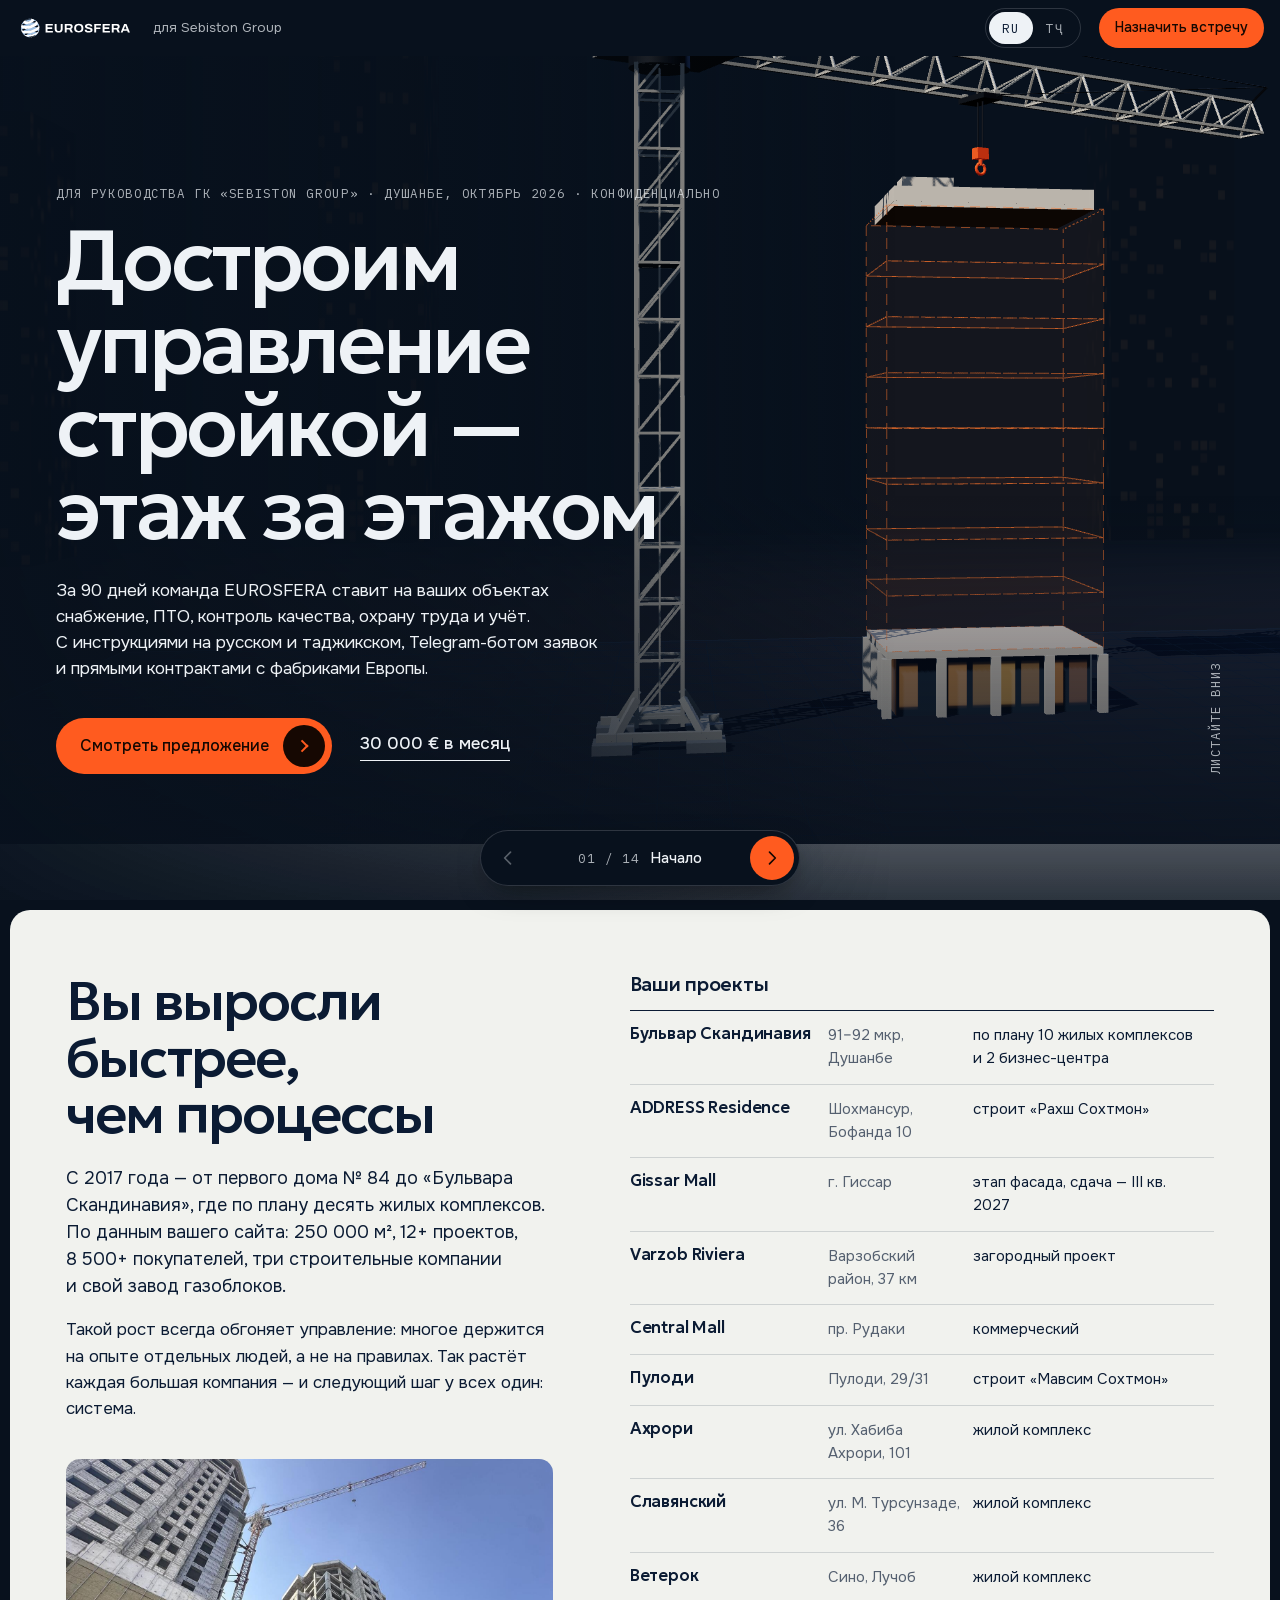
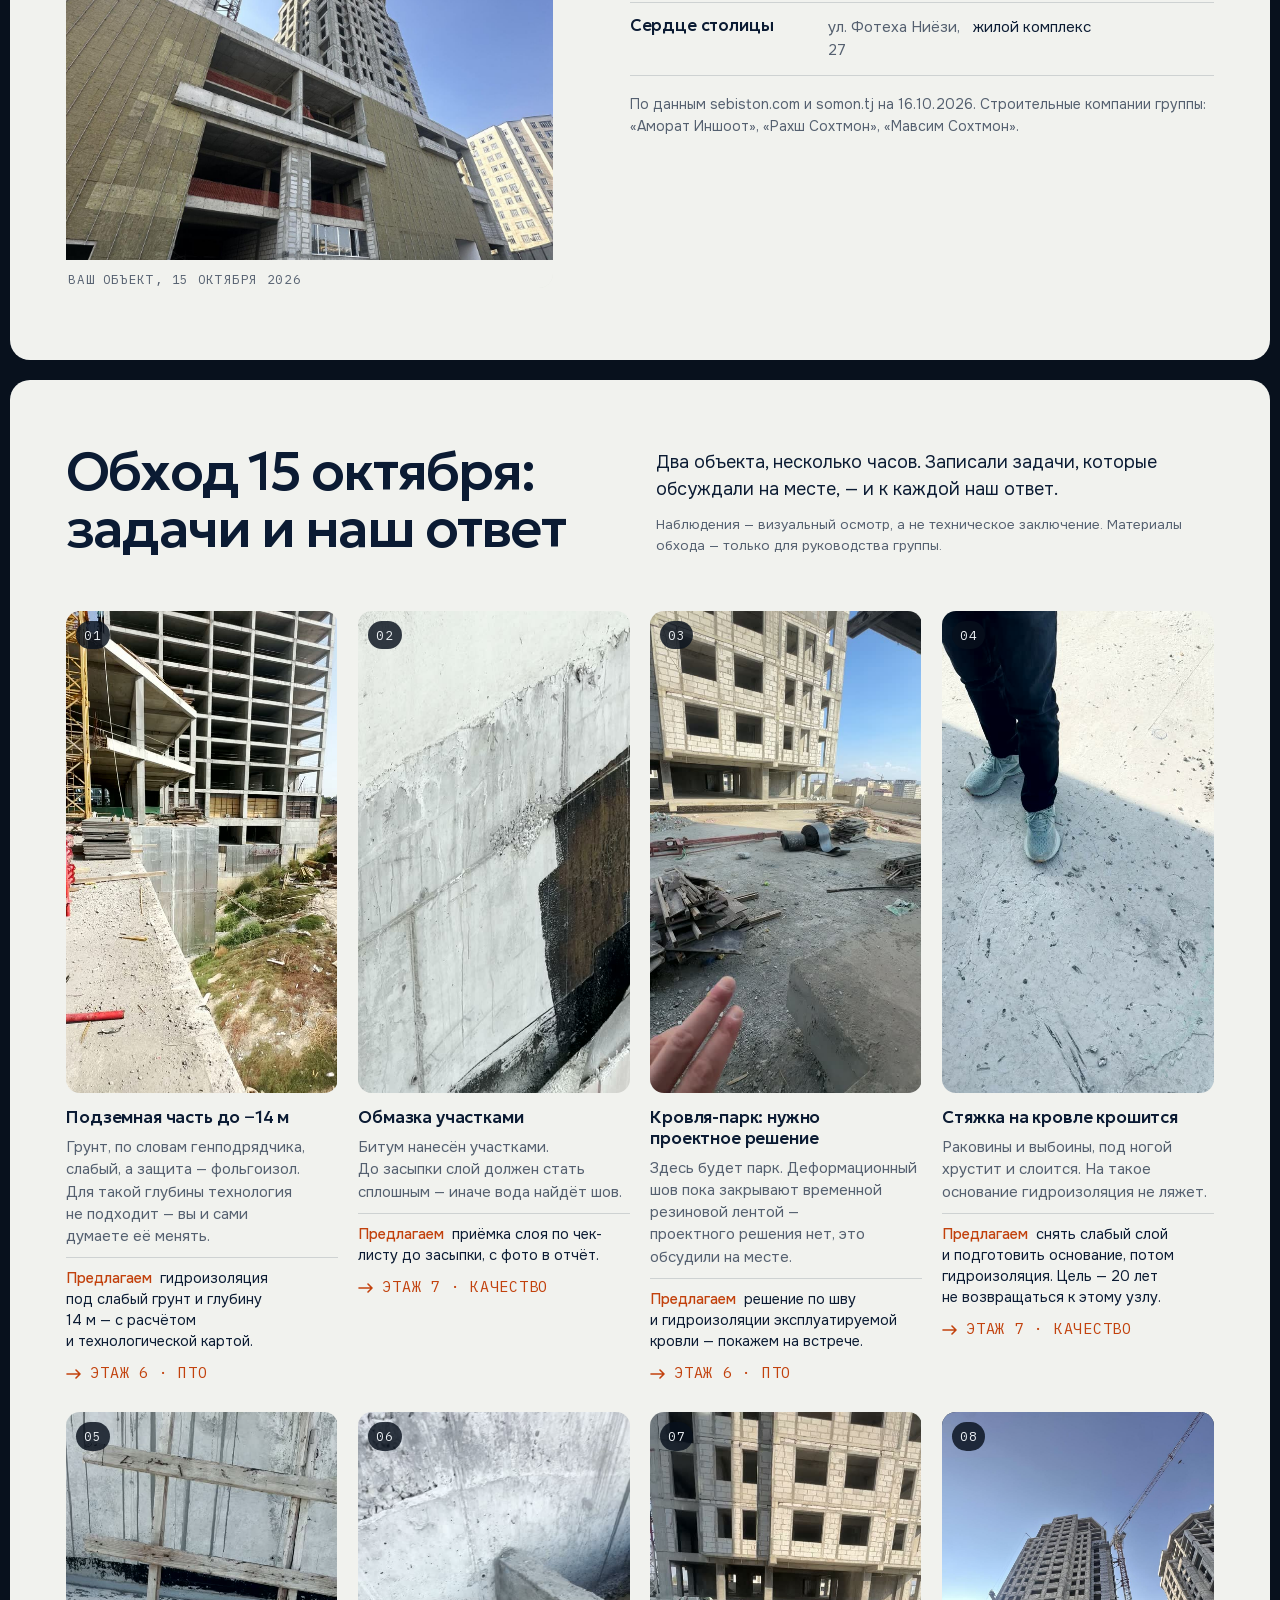
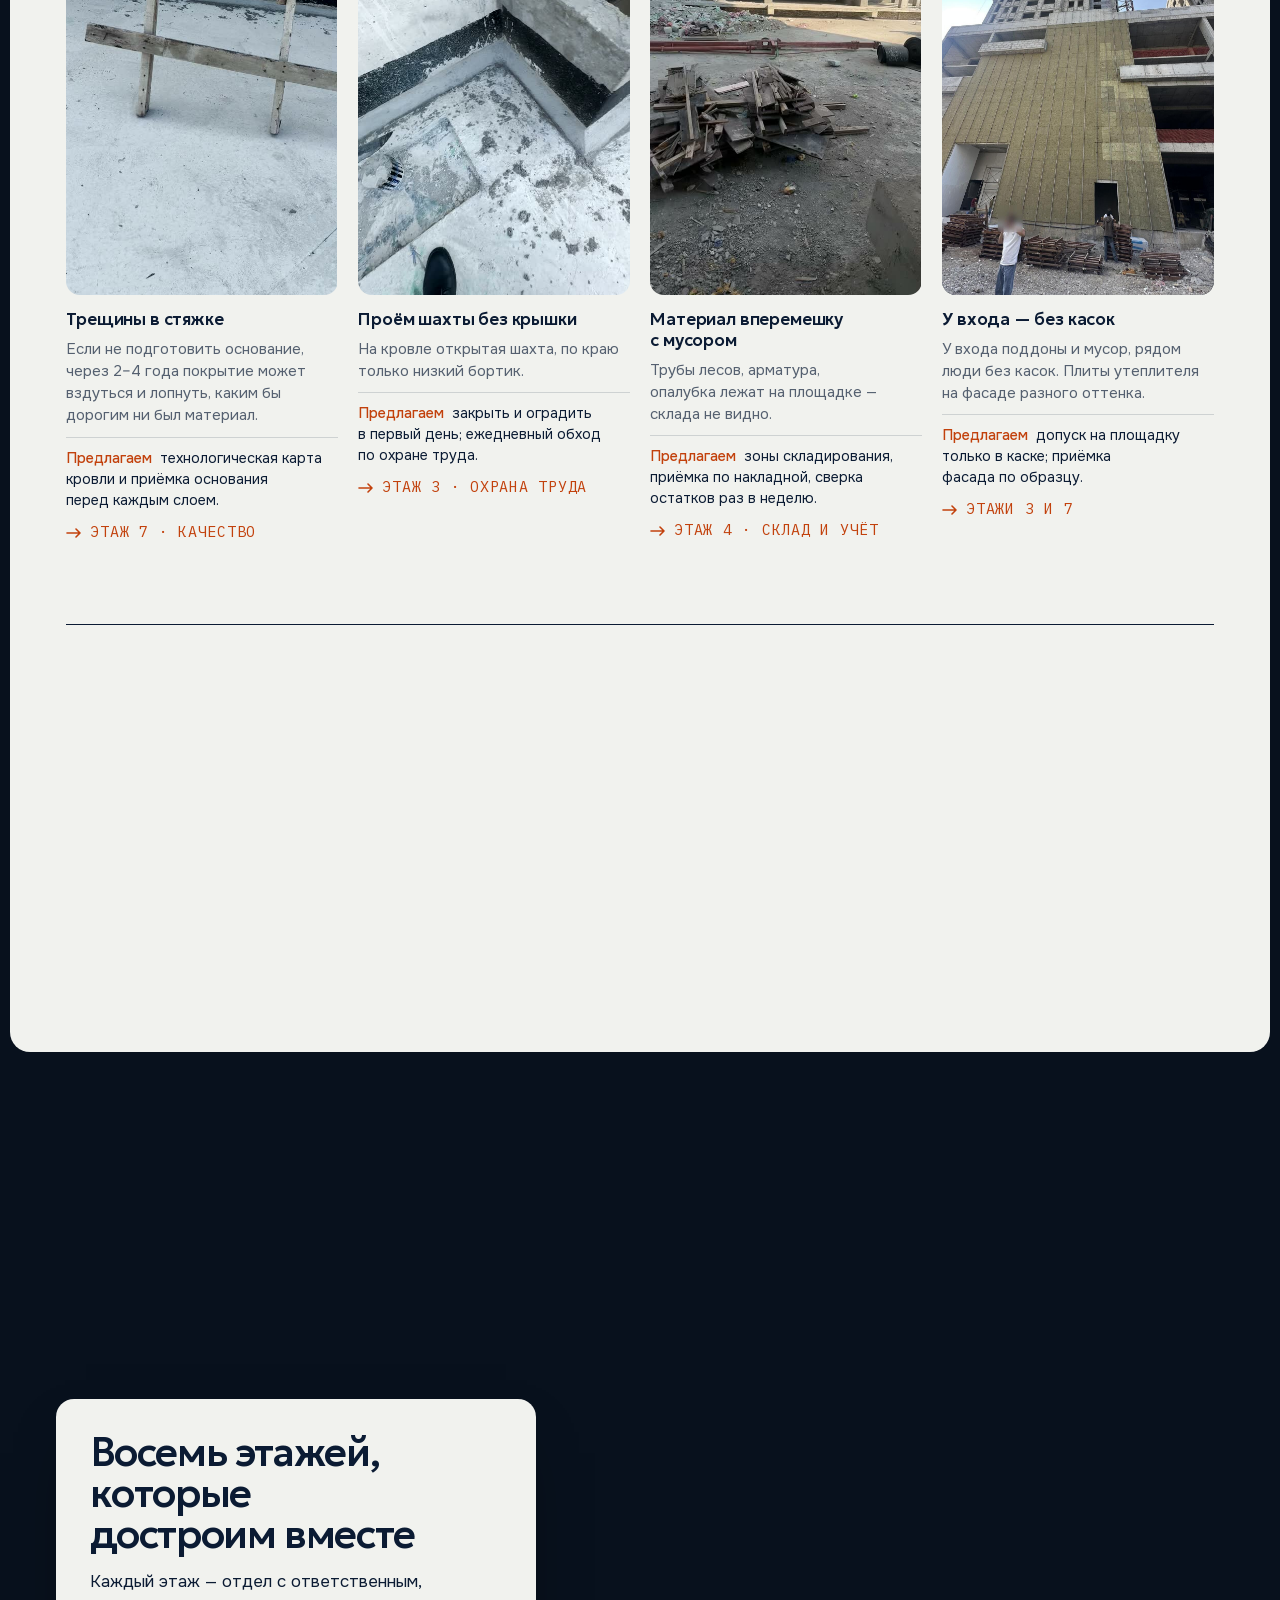
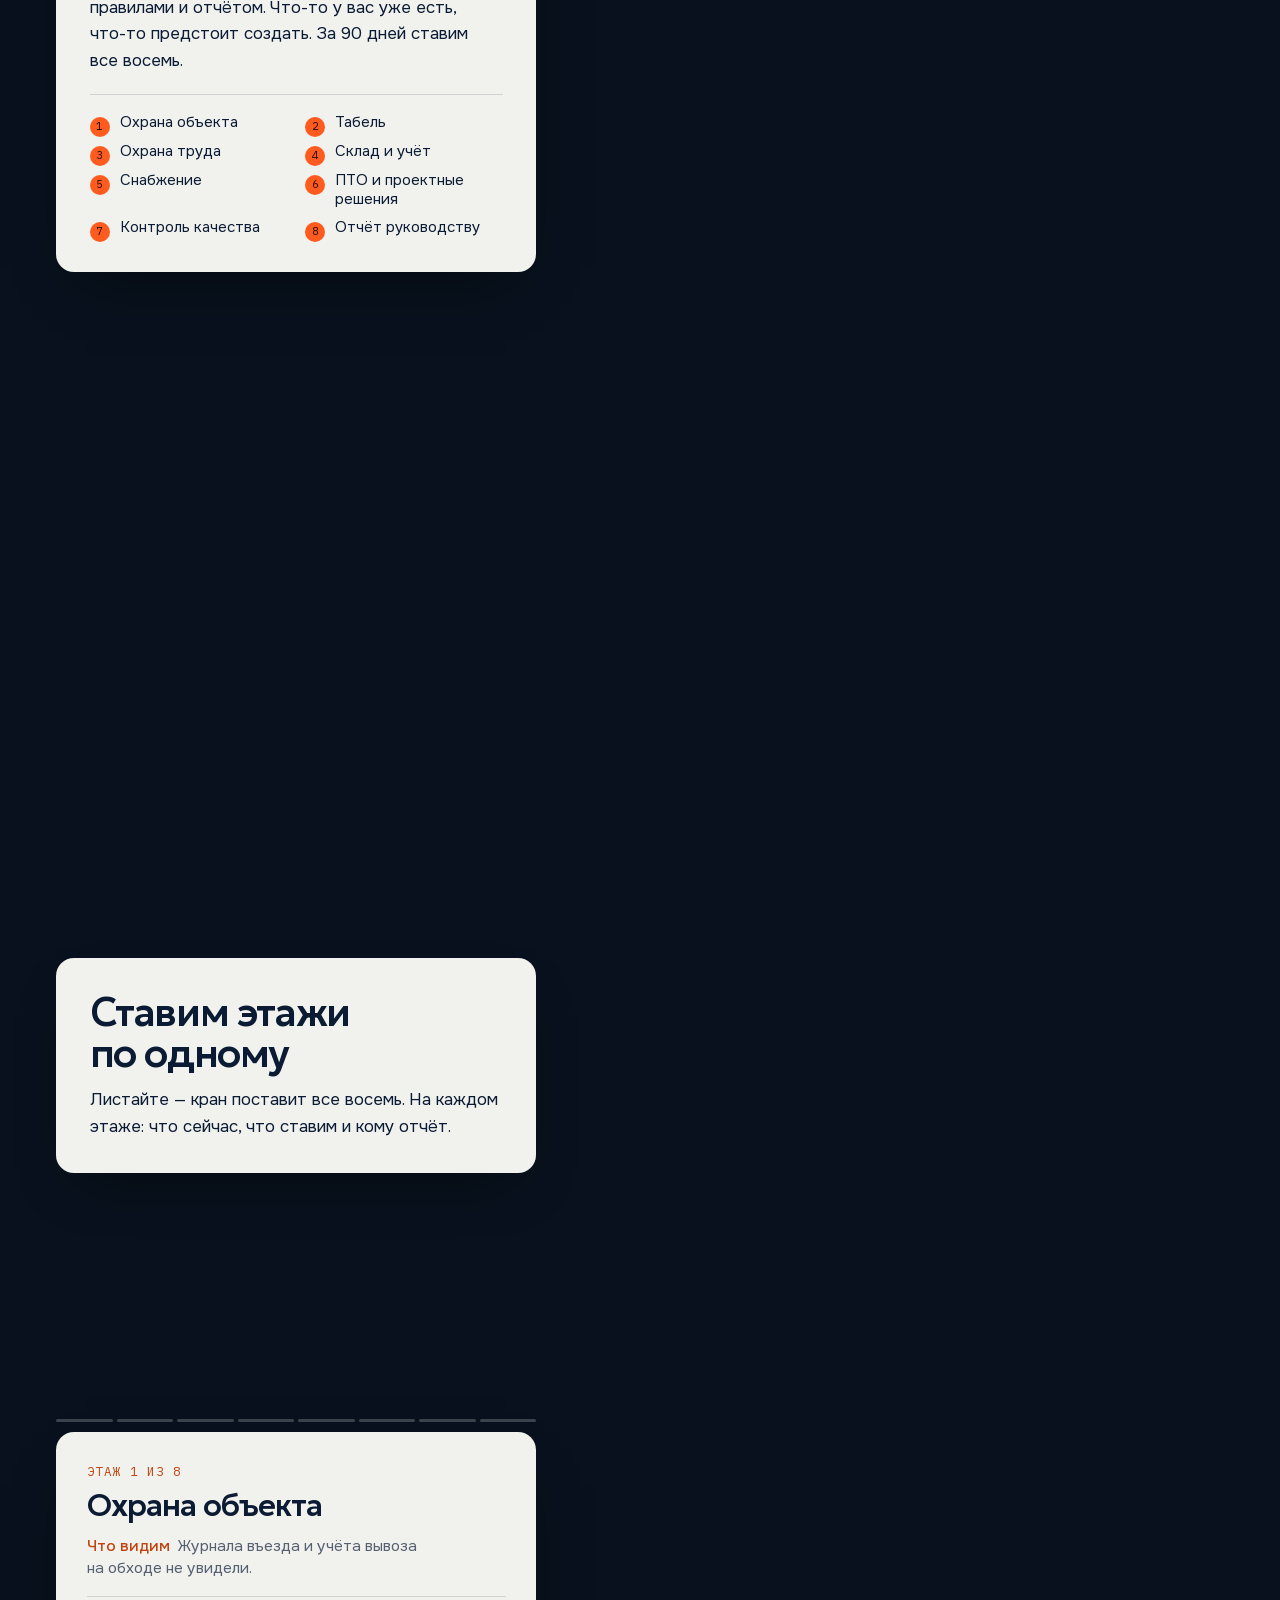
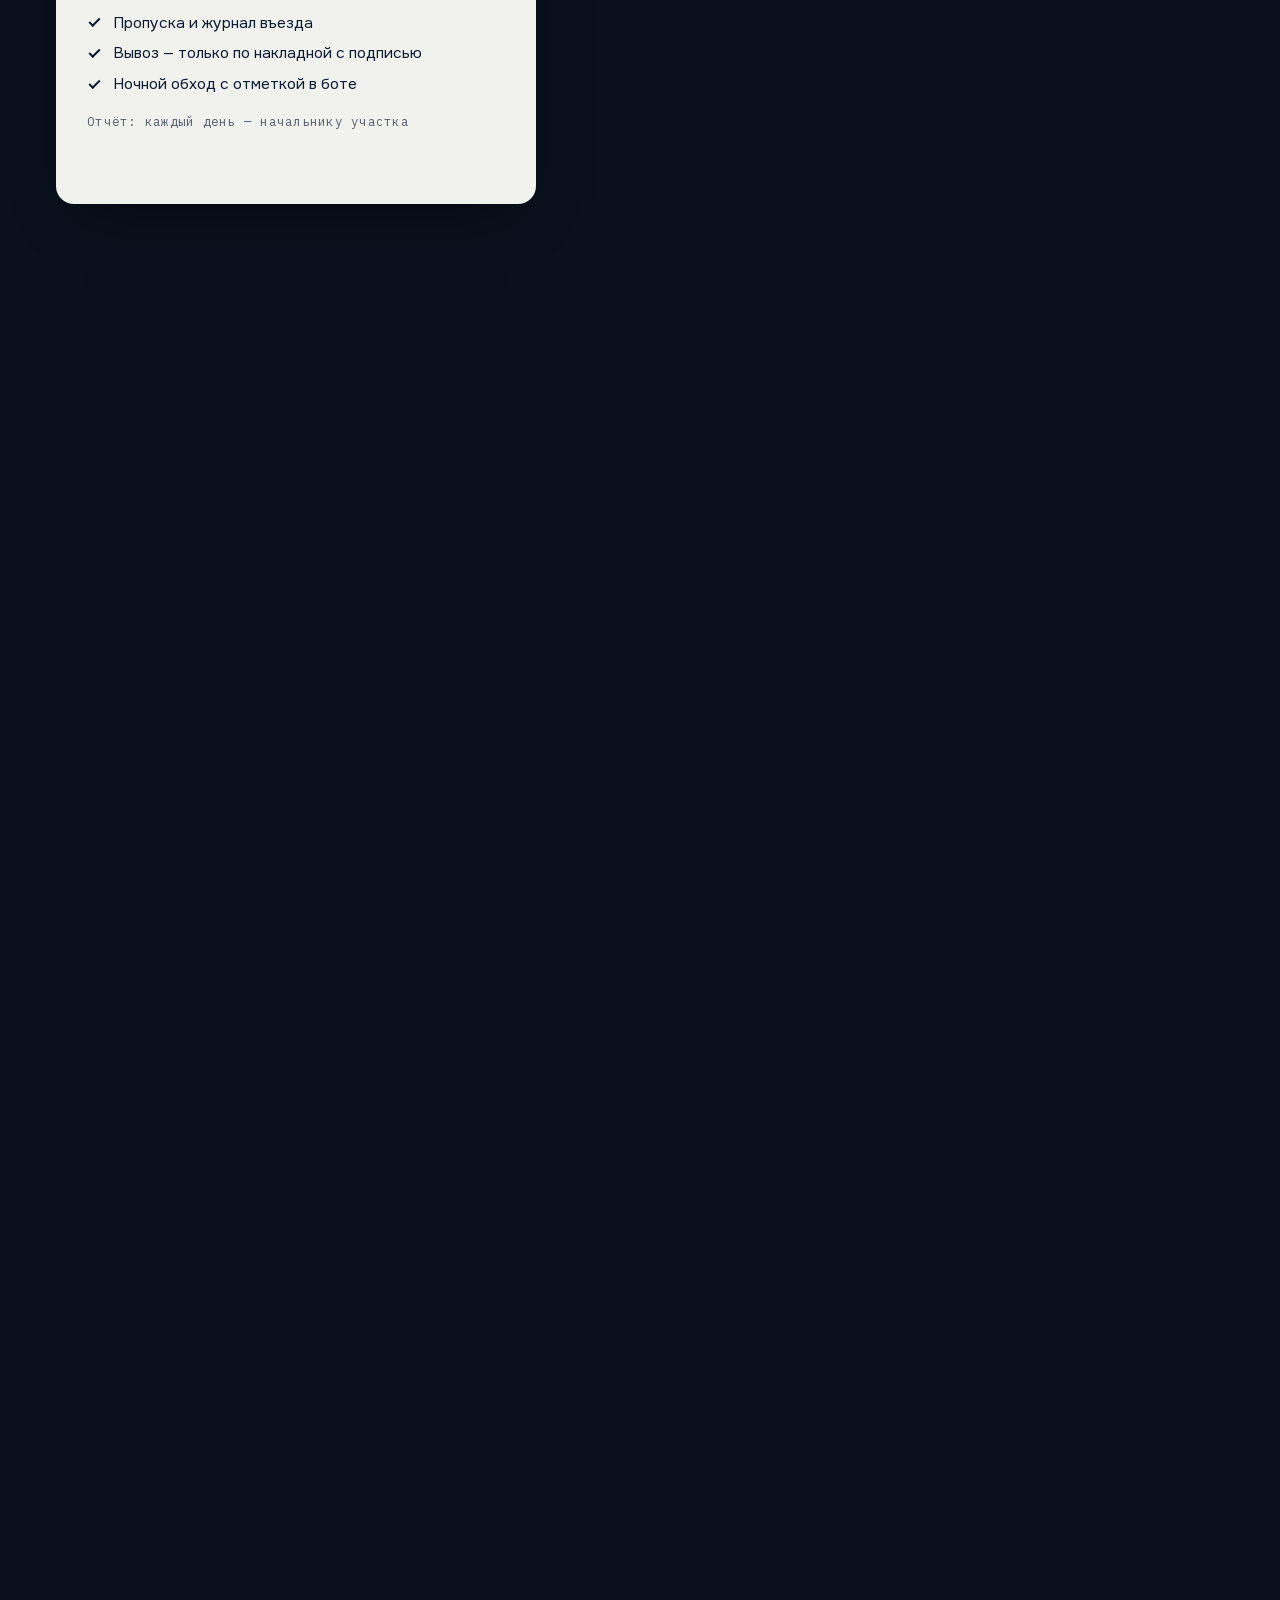
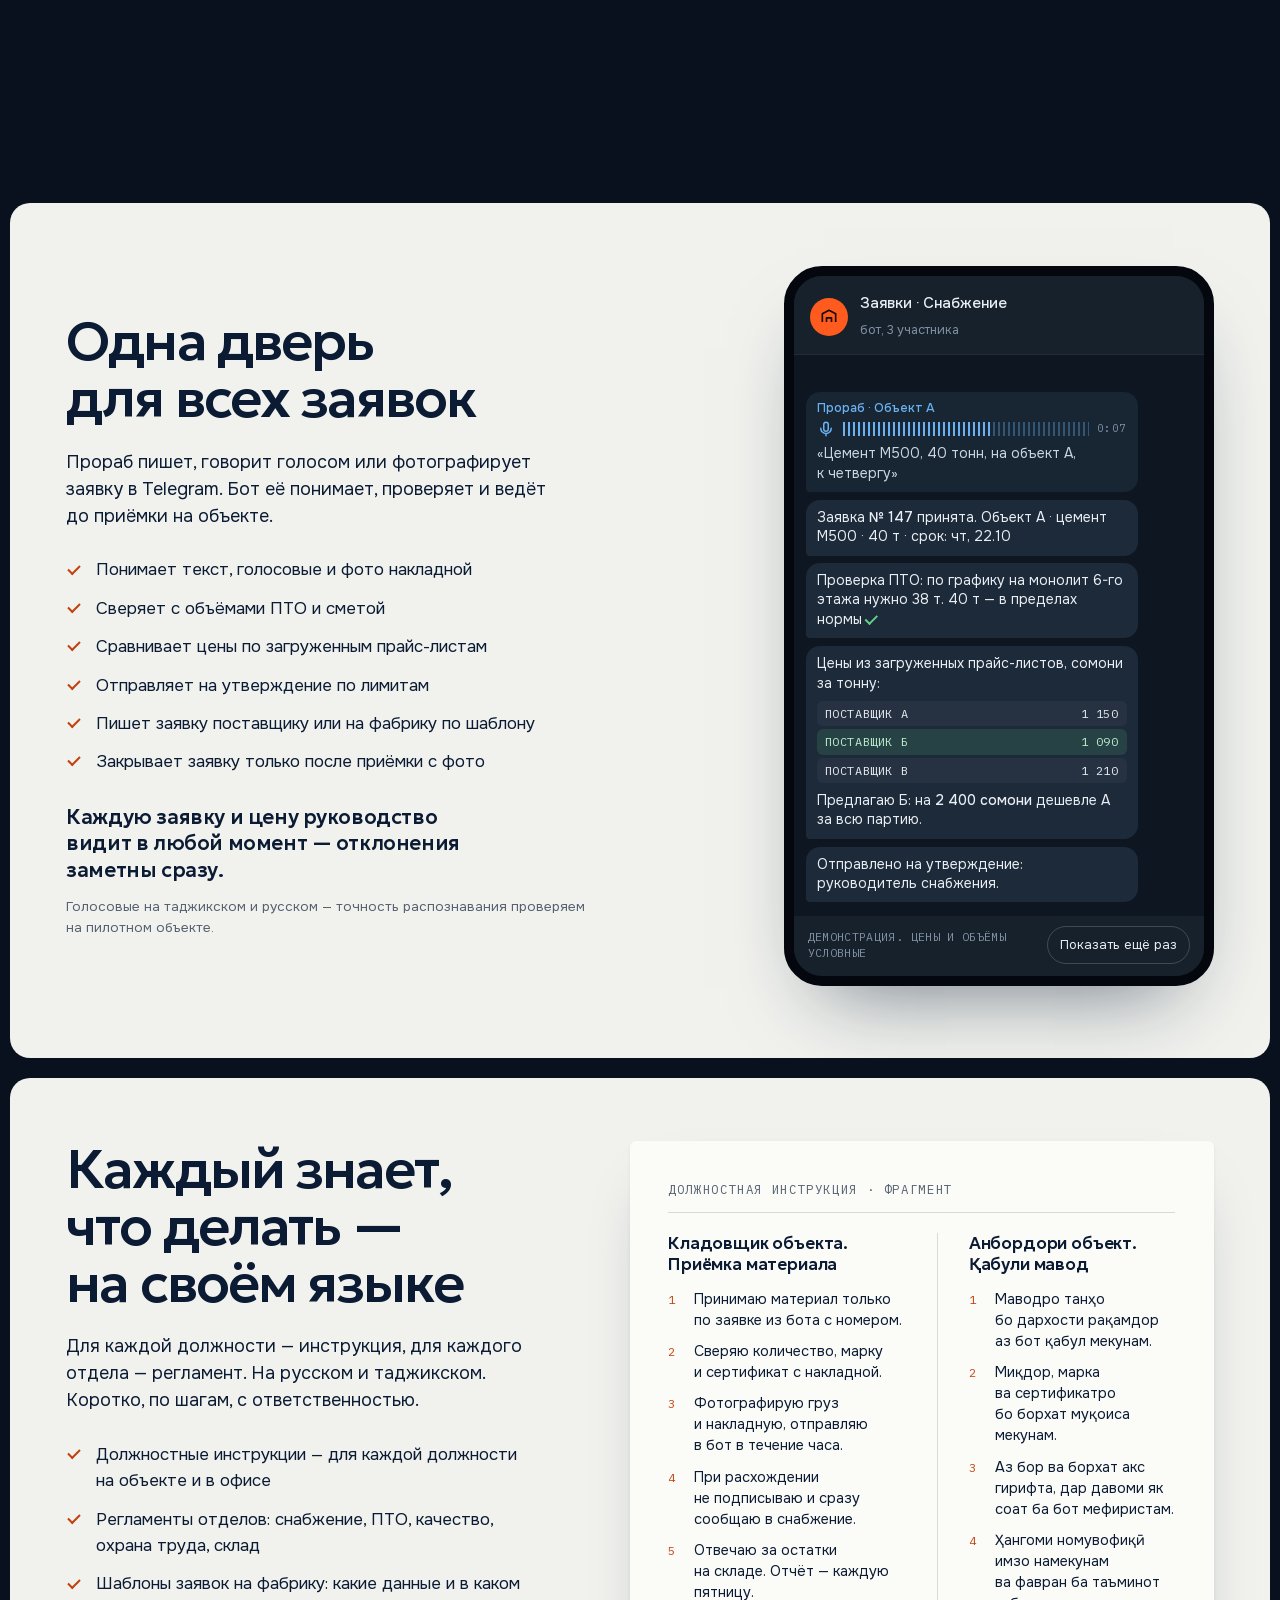
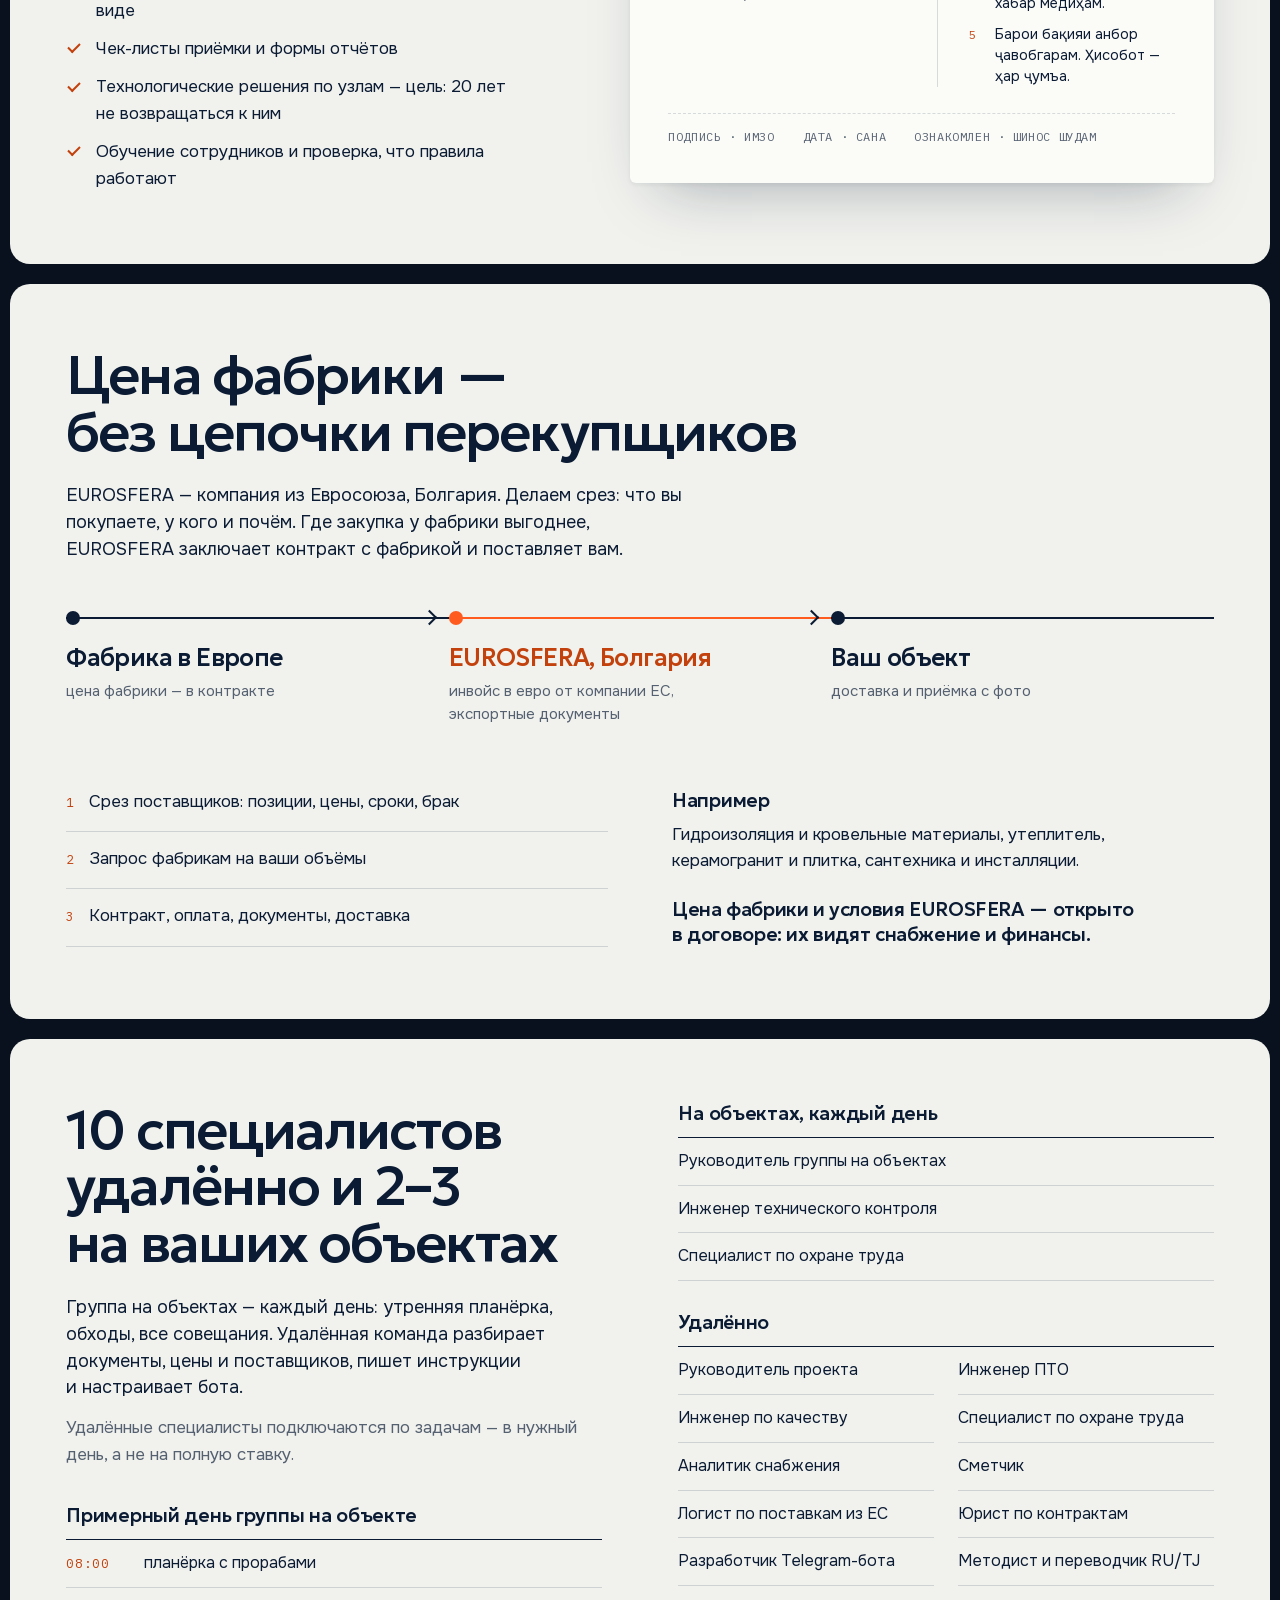
<file: kompleks.html>
<!doctype html>
<html lang="ru" data-lang="ru">
<head>
<meta charset="utf-8">
<meta name="viewport" content="width=device-width, initial-scale=1, viewport-fit=cover">
<title>EUROSFERA для Sebiston Group&nbsp;— 90 дней</title>
<meta name="description" content="Предложение EUROSFERA для ГК «Sebiston Group»: за 90 дней поставить снабжение, ПТО, контроль качества, охрану труда и учёт на объектах&nbsp;— с инструкциями на русском и таджикском, Telegram-ботом заявок и прямыми контрактами с фабриками Европы.">
<meta name="robots" content="noindex, nofollow">
<meta name="theme-color" content="#08111d">
<link rel="icon" href="img/favicon.svg" type="image/svg+xml">
<link rel="preload" as="font" type="font/woff2" href="fonts/geo-cyrillic.woff2" crossorigin>
<link rel="preload" as="font" type="font/woff2" href="fonts/onest-cyrillic.woff2" crossorigin>
<meta property="og:type" content="website">
<meta property="og:title" content="EUROSFERA для Sebiston Group&nbsp;— 90 дней">
<meta property="og:description" content="Достроим управление стройкой&nbsp;— этаж за этажом. Снабжение, ПТО, качество, охрана труда, учёт&nbsp;— с инструкциями на русском и таджикском.">
<meta property="og:image" content="https://gagauz113.github.io/eurosfera-90/img/og.jpg">
<meta property="og:image:width" content="1200">
<meta property="og:image:height" content="630">
<meta name="twitter:card" content="summary_large_image">
<link rel="stylesheet" href="style.css">
<script>
(function(){var d=document.documentElement;d.classList.add('js');
if(/[?&]lang=tj/.test(location.search)){d.setAttribute('data-lang','tg');d.lang='tg';['geo','onest'].forEach(function(f){var l=document.createElement('link');l.rel='preload';l.as='font';l.type='font/woff2';l.crossOrigin='';l.href='fonts/'+f+'-cyrillic-ext.woff2';document.head.appendChild(l);});}
try{if(matchMedia('(prefers-reduced-motion: reduce)').matches)d.classList.add('reduce');}catch(e){}
setTimeout(function(){if(!d.classList.contains('app-ok'))d.classList.add('reveal-all')},3500);})();
</script>
</head>
<body>

<a class="skip" href="#main"><span class="ru">К содержанию</span><span class="tg" lang="tg">Ба мундариҷа</span></a>

<canvas id="scene" aria-hidden="true"></canvas>
<div class="scene-poster" aria-hidden="true"><img src="img/poster.jpg" alt="" width="1600" height="1000"></div>

<div class="flabels" aria-hidden="true">
  <span class="flabel"><b>1</b><span class="ru">Охрана объекта</span><span class="tg" lang="tg">Посбонии объект</span></span>
  <span class="flabel"><b>2</b><span class="ru">Табель</span><span class="tg" lang="tg">Табели вақти корӣ</span></span>
  <span class="flabel"><b>3</b><span class="ru">Охрана труда</span><span class="tg" lang="tg">Ҳифзи меҳнат</span></span>
  <span class="flabel"><b>4</b><span class="ru">Склад и учёт</span><span class="tg" lang="tg">Анбор ва баҳисобгирӣ</span></span>
  <span class="flabel"><b>5</b><span class="ru">Снабжение</span><span class="tg" lang="tg">Таъминот</span></span>
  <span class="flabel"><b>6</b><span class="ru">ПТО и проектные решения</span><span class="tg" lang="tg">ПТО ва қарорҳои лоиҳавӣ</span></span>
  <span class="flabel"><b>7</b><span class="ru">Контроль качества</span><span class="tg" lang="tg">Назорати сифат</span></span>
  <span class="flabel"><b>8</b><span class="ru">Отчёт руководству</span><span class="tg" lang="tg">Ҳисобот ба роҳбарият</span></span>
</div>

<header class="bar">
  <a class="bar__logo" href="index.html" data-keep-lang aria-label="EUROSFERA&nbsp;— на главную" data-tg-label="EUROSFERA&nbsp;— ба саҳифаи асосӣ"><img src="img/logo-white.svg" alt="EUROSFERA" width="163" height="30"></a>
  <span class="bar__for"><span class="ru">для Sebiston Group</span><span class="tg" lang="tg">барои Sebiston Group</span></span>
  <div class="bar__lang" role="group" aria-label="Язык · Забон">
    <button type="button" data-set-lang="ru" aria-pressed="true">RU</button>
    <button type="button" data-set-lang="tg" aria-pressed="false" lang="tg">ТҶ</button>
  </div>
  <a class="bar__cta" href="#itog"><span class="bar__long"><span class="ru">Назначить встречу</span><span class="tg" lang="tg">Вохӯрӣ таъин кунед</span></span><span class="bar__short"><span class="ru">Встреча</span><span class="tg" lang="tg">Вохӯрӣ</span></span></a>
</header>

<nav class="dock" aria-label="Главы" data-tg-label="Бобҳо">
  <button type="button" class="dock__btn" data-go="prev" aria-label="Предыдущая глава" data-tg-label="Боби қаблӣ"><svg viewBox="0 0 24 24" aria-hidden="true"><path d="M15 5l-7 7 7 7"/></svg></button>
  <button type="button" class="dock__mid" aria-haspopup="true" aria-expanded="false" aria-controls="toc">
    <span class="dock__num" data-num>01 / 14</span>
    <span class="dock__name" data-name>Начало</span>
  </button>
  <button type="button" class="dock__btn dock__btn--next" data-go="next" aria-label="Следующая глава" data-tg-label="Боби навбатӣ"><svg viewBox="0 0 24 24" aria-hidden="true"><path d="M9 5l7 7-7 7"/></svg></button>
  <ol class="toc" id="toc" hidden></ol>
</nav>
<div class="progress" aria-hidden="true"><i></i></div>

<main id="main">

<!-- 01 Начало -->
<section class="ch ch--scene ch--hero" id="top" data-scene="hero" data-ch="Начало|Оғоз">
  <div class="hero">
    <p class="hero__meta mono"><span class="ru">Для руководства ГК «Sebiston Group» · Душанбе, октябрь 2026 · конфиденциально</span><span class="tg" lang="tg">Барои роҳбарияти «Sebiston Group» · Душанбе, октябри соли 2026 · махфӣ</span></p>
    <h1 class="hero__title">
      <span class="ru">Достроим управление стройкой&nbsp;— этаж за&nbsp;этажом</span>
      <span class="tg" lang="tg">Идоракунии сохтмонро ошёна ба&nbsp;ошёна месозем</span>
    </h1>
    <p class="hero__lead">
      <span class="ru">За 90 дней команда EUROSFERA ставит на&nbsp;ваших объектах снабжение, ПТО, контроль качества, охрану труда и&nbsp;учёт. С&nbsp;инструкциями на&nbsp;русском и&nbsp;таджикском, Telegram-ботом заявок и&nbsp;прямыми контрактами с&nbsp;фабриками Европы.</span>
      <span class="tg" lang="tg">Дар 90 рӯз дастаи EUROSFERA дар объектҳои шумо таъминот, ПТО (шуъбаи истеҳсолӣ-техникӣ), назорати сифат, ҳифзи меҳнат ва&nbsp;баҳисобгириро ба&nbsp;роҳ мемонад. Бо дастурамалҳо ба&nbsp;забонҳои русӣ ва&nbsp;тоҷикӣ, боти Telegram барои дархостҳо ва&nbsp;шартномаҳои мустақим бо&nbsp;фабрикаҳои Аврупо.</span>
    </p>
    <div class="hero__cta">
      <a class="btn" href="#obhod"><span><span class="ru">Смотреть предложение</span><span class="tg" lang="tg">Дидани пешниҳод</span></span><i aria-hidden="true"></i></a>
      <a class="link link--light" href="#cena"><span class="ru">30&nbsp;000&nbsp;€ в&nbsp;месяц</span><span class="tg" lang="tg">30&nbsp;000&nbsp;€ дар&nbsp;як моҳ</span></a>
    </div>
  </div>
  <p class="hero__cue mono" aria-hidden="true"><span class="ru">Листайте вниз</span><span class="tg" lang="tg">Ба поён варақ занед</span></p>
</section>

<!-- 02 О вас -->
<section class="ch ch--sheet" id="vy" data-scene="about" data-ch="О вас|Дар бораи шумо">
  <div class="sheet">
    <div class="about">
      <div class="about__text" data-reveal>
        <h2 class="h2"><span class="ru">Вы выросли быстрее, чем&nbsp;процессы</span><span class="tg" lang="tg">Шумо аз&nbsp;равандҳои худ тезтар рушд кардед</span></h2>
        <p class="lead"><span class="ru">С 2017 года&nbsp;— от&nbsp;первого дома №&nbsp;84 до&nbsp;«Бульвара Скандинавия», где по&nbsp;плану десять жилых комплексов. По&nbsp;данным вашего сайта: 250&nbsp;000&nbsp;м², 12+ проектов, 8&nbsp;500+ покупателей, три строительные компании и&nbsp;свой завод газоблоков.</span><span class="tg" lang="tg">Аз соли 2017&nbsp;— аз&nbsp;аввалин хонаи №&nbsp;84 то&nbsp;«Бульвар Скандинавия», ки тибқи нақша аз&nbsp;даҳ маҷмааи истиқоматӣ иборат хоҳад буд. Аз&nbsp;рӯи маълумоти сайти шумо: 250&nbsp;000&nbsp;м², 12+ лоиҳа, 8&nbsp;500+ харидор, се ширкати сохтмонӣ ва&nbsp;заводи газоблоки худ.</span></p>
        <p><span class="ru">Такой рост всегда обгоняет управление: многое держится на&nbsp;опыте отдельных людей, а&nbsp;не&nbsp;на&nbsp;правилах. Так растёт каждая большая компания&nbsp;— и&nbsp;следующий шаг у&nbsp;всех один: система.</span><span class="tg" lang="tg">Чунин рушд ҳамеша аз&nbsp;идоракунӣ пеш мегузарад: бисёр чиз ба&nbsp;таҷрибаи одамони алоҳида такя мекунад, на&nbsp;ба&nbsp;қоидаҳо. Ҳар ширкати калон ҳамин тавр рушд мекунад&nbsp;— ва&nbsp;қадами навбатӣ барои ҳама як аст: низом.</span></p>
        <figure class="photo photo--tall">
          <picture><source media="(max-width: 699px)" srcset="img/IMG_7512-m.jpg"><img src="img/IMG_7512.jpg" alt="Башни на объекте Себистон и башенный кран, 15 октября 2026" data-tg-alt="Манораҳо дар объекти Себистон ва крани манорадор, 15 октябри соли 2026" loading="lazy" width="1600" height="2133"></picture>
          <figcaption class="mono"><span class="ru">Ваш объект, 15 октября 2026</span><span class="tg" lang="tg">Объекти шумо, 15 октябри соли 2026</span></figcaption>
        </figure>
      </div>
      <div class="about__list" data-reveal>
        <h3 class="h3"><span class="ru">Ваши проекты</span><span class="tg" lang="tg">Лоиҳаҳои шумо</span></h3>
        <table class="reg">
          <thead><tr><th scope="col"><span class="ru">Проект</span><span class="tg" lang="tg">Лоиҳа</span></th><th scope="col"><span class="ru">Где</span><span class="tg" lang="tg">Макон</span></th><th scope="col"><span class="ru">О проекте</span><span class="tg" lang="tg">Маълумот</span></th></tr></thead>
          <tbody>
            <tr><th scope="row">Бульвар Скандинавия</th><td><span class="ru">91–92 мкр, Душанбе</span><span class="tg" lang="tg">микроноҳияи 91–92, Душанбе</span></td><td><span class="ru">по плану 10 жилых комплексов и&nbsp;2 бизнес-центра</span><span class="tg" lang="tg">тибқи нақша 10 маҷмааи истиқоматӣ ва&nbsp;2 маркази тиҷоратӣ</span></td></tr>
            <tr><th scope="row">ADDRESS Residence</th><td><span class="ru">Шохмансур, Бофанда 10</span><span class="tg" lang="tg">Шоҳмансур, Бофанда 10</span></td><td><span class="ru">строит «Рахш Сохтмон»</span><span class="tg" lang="tg">«Рахш Сохтмон» месозад</span></td></tr>
            <tr><th scope="row">Gissar Mall</th><td><span class="ru">г. Гиссар</span><span class="tg" lang="tg">ш. Ҳисор</span></td><td><span class="ru">этап фасада, сдача&nbsp;— III кв. 2027</span><span class="tg" lang="tg">марҳилаи фасад, ба&nbsp;истифода супоридан&nbsp;— семоҳаи III соли 2027</span></td></tr>
            <tr><th scope="row">Varzob Riviera</th><td><span class="ru">Варзобский район, 37&nbsp;км</span><span class="tg" lang="tg">ноҳияи Варзоб, 37&nbsp;км</span></td><td><span class="ru">загородный проект</span><span class="tg" lang="tg">лоиҳаи берун аз&nbsp;шаҳр</span></td></tr>
            <tr><th scope="row">Central Mall</th><td><span class="ru">пр. Рудаки</span><span class="tg" lang="tg">хиёбони Рӯдакӣ</span></td><td><span class="ru">коммерческий</span><span class="tg" lang="tg">тиҷоратӣ</span></td></tr>
            <tr><th scope="row">Пулоди</th><td><span class="ru">Пулоди, 29/31</span><span class="tg" lang="tg">Пулодӣ, 29/31</span></td><td><span class="ru">строит «Мавсим Сохтмон»</span><span class="tg" lang="tg">«Мавсим Сохтмон» месозад</span></td></tr>
            <tr><th scope="row">Ахрори</th><td><span class="ru">ул. Хабиба Ахрори, 101</span><span class="tg" lang="tg">кӯчаи Ҳабиб Аҳрорӣ, 101</span></td><td><span class="ru">жилой комплекс</span><span class="tg" lang="tg">маҷмааи истиқоматӣ</span></td></tr>
            <tr><th scope="row">Славянский</th><td><span class="ru">ул. М. Турсунзаде, 36</span><span class="tg" lang="tg">кӯчаи М. Турсунзода, 36</span></td><td><span class="ru">жилой комплекс</span><span class="tg" lang="tg">маҷмааи истиқоматӣ</span></td></tr>
            <tr><th scope="row">Ветерок</th><td><span class="ru">Сино, Лучоб</span><span class="tg" lang="tg">Сино, Лучоб</span></td><td><span class="ru">жилой комплекс</span><span class="tg" lang="tg">маҷмааи истиқоматӣ</span></td></tr>
            <tr><th scope="row">Сердце столицы</th><td><span class="ru">ул. Фотеха Ниёзи, 27</span><span class="tg" lang="tg">кӯчаи Фотеҳ Ниёзӣ, 27</span></td><td><span class="ru">жилой комплекс</span><span class="tg" lang="tg">маҷмааи истиқоматӣ</span></td></tr>
          </tbody>
        </table>
        <p class="note"><span class="ru">По данным sebiston.com и&nbsp;somon.tj на&nbsp;16.10.2026. Строительные компании группы: «Аморат Иншоот», «Рахш Сохтмон», «Мавсим Сохтмон».</span><span class="tg" lang="tg">Аз рӯи маълумоти sebiston.com ва&nbsp;somon.tj ба&nbsp;ҳолати 16.10.2026. Ширкатҳои сохтмонии гурӯҳ: «Аморат Иншоот», «Рахш Сохтмон», «Мавсим Сохтмон».</span></p>
      </div>
    </div>
  </div>
</section>

<!-- 03 Обход -->
<section class="ch ch--sheet" id="obhod" data-scene="about" data-ch="Обход|Боздид">
  <div class="sheet">
    <div class="seen__head" data-reveal>
      <h2 class="h2"><span class="ru">Обход 15&nbsp;октября: задачи и&nbsp;наш ответ</span><span class="tg" lang="tg">Боздиди 15&nbsp;октябр: масъалаҳо ва&nbsp;ҷавоби мо</span></h2>
      <div>
        <p class="lead"><span class="ru">Два объекта, несколько часов. Записали задачи, которые обсуждали на&nbsp;месте,&nbsp;— и&nbsp;к&nbsp;каждой наш ответ.</span><span class="tg" lang="tg">Ду объект, чанд соат. Масъалаҳоеро, ки дар&nbsp;ҷой муҳокима кардем, навиштем&nbsp;— ва&nbsp;ба&nbsp;ҳар кадомаш ҷавоби мо.</span></p>
        <p class="note seen__disc"><span class="ru">Наблюдения&nbsp;— визуальный осмотр, а&nbsp;не&nbsp;техническое заключение. Материалы обхода&nbsp;— только для&nbsp;руководства группы.</span><span class="tg" lang="tg">Мушоҳидаҳо&nbsp;— натиҷаи муоинаи визуалӣ, на&nbsp;хулосаи техникӣ. Маводи боздид&nbsp;— танҳо барои роҳбарияти гурӯҳ.</span></p>
      </div>
    </div>

    <ol class="log">
      <li class="log__item" data-reveal>
        <div class="clip"><video muted loop playsinline preload="none" data-poster="media/found-foil.jpg" data-src="media/found-foil.mp4" aria-label="Стена подземной части с фольгоизолом" data-tg-label="Девори қисми зеризаминӣ бо фолгоизол" tabindex="0"></video><span class="clip__n mono">01</span></div>
        <h3><span class="ru">Подземная часть до&nbsp;−14&nbsp;м</span><span class="tg" lang="tg">Қисми зеризаминӣ то&nbsp;−14&nbsp;м</span></h3>
        <p><span class="ru">Грунт, по&nbsp;словам генподрядчика, слабый, а&nbsp;защита&nbsp;— фольгоизол. Для такой глубины технология не&nbsp;подходит&nbsp;— вы и&nbsp;сами думаете её&nbsp;менять.</span><span class="tg" lang="tg">Хок, ба&nbsp;гуфтаи пудратчии генералӣ, суст аст, вале муҳофиза&nbsp;— фолгоизол. Барои чунин чуқурӣ ин технология мувофиқ нест&nbsp;— шумо худ низ иваз кардани онро баррасӣ мекунед.</span></p>
        <p class="offer"><b><span class="ru">Предлагаем</span><span class="tg" lang="tg">Пешниҳод</span></b> <span class="ru">гидроизоляция под&nbsp;слабый грунт и&nbsp;глубину 14&nbsp;м&nbsp;— с&nbsp;расчётом и&nbsp;технологической картой.</span><span class="tg" lang="tg">гидроизолятсия барои хоки суст ва&nbsp;чуқурии 14&nbsp;м&nbsp;— бо&nbsp;ҳисоб ва&nbsp;харитаи технологӣ.</span></p>
        <p class="tag mono"><span class="ru">этаж 6 · ПТО</span><span class="tg" lang="tg">ошёнаи 6 · ПТО</span></p>
      </li>
      <li class="log__item" data-reveal>
        <div class="clip"><video muted loop playsinline preload="none" data-poster="media/found-patch.jpg" data-src="media/found-patch.mp4" aria-label="Битумная обмазка нанесена участками" data-tg-label="Қабати битум ҷо-ҷо молида шудааст" tabindex="0"></video><span class="clip__n mono">02</span></div>
        <h3><span class="ru">Обмазка участками</span><span class="tg" lang="tg">Қабати битум ҷо-ҷо</span></h3>
        <p><span class="ru">Битум нанесён участками. До&nbsp;засыпки слой должен стать сплошным&nbsp;— иначе вода найдёт шов.</span><span class="tg" lang="tg">Битум ҷо-ҷо молида шудааст. То&nbsp;пур кардани хок қабат бояд яклухт шавад&nbsp;— вагарна об дарзро меёбад.</span></p>
        <p class="offer"><b><span class="ru">Предлагаем</span><span class="tg" lang="tg">Пешниҳод</span></b> <span class="ru">приёмка слоя по&nbsp;чек-листу до&nbsp;засыпки, с&nbsp;фото в&nbsp;отчёт.</span><span class="tg" lang="tg">қабули қабат бо&nbsp;рӯйхати санҷишӣ то&nbsp;пур кардани хок, бо&nbsp;акс дар&nbsp;ҳисобот.</span></p>
        <p class="tag mono"><span class="ru">этаж 7 · Качество</span><span class="tg" lang="tg">ошёнаи 7 · Сифат</span></p>
      </li>
      <li class="log__item" data-reveal>
        <div class="clip"><video muted loop playsinline preload="none" data-poster="media/deck-tape.jpg" data-src="media/deck-tape.mp4" aria-label="Рулон резиновой ленты на эксплуатируемой кровле" data-tg-label="Рулони тасмаи резинӣ дар боми истифодашаванда" tabindex="0"></video><span class="clip__n mono">03</span></div>
        <h3><span class="ru">Кровля-парк: нужно проектное решение</span><span class="tg" lang="tg">Боғ дар&nbsp;бом: қарори лоиҳавӣ лозим аст</span></h3>
        <p><span class="ru">Здесь будет парк. Деформационный шов пока закрывают временной резиновой лентой&nbsp;— проектного решения нет, это обсудили на&nbsp;месте.</span><span class="tg" lang="tg">Дар ин ҷо боғ мешавад. Дарзи деформатсиониро ҳоло бо&nbsp;тасмаи резинии муваққатӣ мепӯшанд&nbsp;— қарори лоиҳавӣ нест, инро дар&nbsp;ҷой муҳокима кардем.</span></p>
        <p class="offer"><b><span class="ru">Предлагаем</span><span class="tg" lang="tg">Пешниҳод</span></b> <span class="ru">решение по&nbsp;шву и&nbsp;гидроизоляции эксплуатируемой кровли&nbsp;— покажем на&nbsp;встрече.</span><span class="tg" lang="tg">қарор оид ба&nbsp;дарз ва&nbsp;гидроизолятсияи боми истифодашаванда&nbsp;— дар&nbsp;вохӯрӣ нишон медиҳем.</span></p>
        <p class="tag mono"><span class="ru">этаж 6 · ПТО</span><span class="tg" lang="tg">ошёнаи 6 · ПТО</span></p>
      </li>
      <li class="log__item" data-reveal>
        <div class="clip"><video muted loop playsinline preload="none" data-poster="media/roof-crumble.jpg" data-src="media/roof-crumble.mp4" aria-label="Крошащаяся стяжка на кровле" data-tg-label="Стяжкаи резандаи бом" tabindex="0"></video><span class="clip__n mono">04</span></div>
        <h3><span class="ru">Стяжка на&nbsp;кровле крошится</span><span class="tg" lang="tg">Стяжкаи бом мерезад</span></h3>
        <p><span class="ru">Раковины и&nbsp;выбоины, под ногой хрустит и&nbsp;слоится. На&nbsp;такое основание гидроизоляция не&nbsp;ляжет.</span><span class="tg" lang="tg">Чуқуриҳо ва&nbsp;кандагиҳо, зери пой ғарч-ғарч мекунад ва&nbsp;қабат-қабат мешавад. Гидроизолятсия ба&nbsp;чунин асос намечаспад.</span></p>
        <p class="offer"><b><span class="ru">Предлагаем</span><span class="tg" lang="tg">Пешниҳод</span></b> <span class="ru">снять слабый слой и&nbsp;подготовить основание, потом гидроизоляция. Цель&nbsp;— 20&nbsp;лет не&nbsp;возвращаться к&nbsp;этому узлу.</span><span class="tg" lang="tg">қабати сустро гирифта, асосро тайёр кардан, баъд гидроизолятсия. Мақсад&nbsp;— 20&nbsp;сол ба&nbsp;ин ҷо барнагаштан.</span></p>
        <p class="tag mono"><span class="ru">этаж 7 · Качество</span><span class="tg" lang="tg">ошёнаи 7 · Сифат</span></p>
      </li>
      <li class="log__item" data-reveal>
        <div class="clip"><video muted loop playsinline preload="none" data-poster="media/roof-crack.jpg" data-src="media/roof-crack.mp4" aria-label="Трещина в стяжке кровли" data-tg-label="Тарқиш дар стяжкаи бом" tabindex="0"></video><span class="clip__n mono">05</span></div>
        <h3><span class="ru">Трещины в&nbsp;стяжке</span><span class="tg" lang="tg">Тарқишҳо дар&nbsp;стяжка</span></h3>
        <p><span class="ru">Если не&nbsp;подготовить основание, через 2–4&nbsp;года покрытие может вздуться и&nbsp;лопнуть, каким бы дорогим ни&nbsp;был материал.</span><span class="tg" lang="tg">Агар асос тайёр карда нашавад, пас аз&nbsp;2–4&nbsp;сол рӯйпӯш метавонад варам карда, кафад&nbsp;— мавод ҳар қадар гарон бошад ҳам.</span></p>
        <p class="offer"><b><span class="ru">Предлагаем</span><span class="tg" lang="tg">Пешниҳод</span></b> <span class="ru">технологическая карта кровли и&nbsp;приёмка основания перед&nbsp;каждым слоем.</span><span class="tg" lang="tg">харитаи технологии бом ва&nbsp;қабули асос пеш аз&nbsp;ҳар қабат.</span></p>
        <p class="tag mono"><span class="ru">этаж 7 · Качество</span><span class="tg" lang="tg">ошёнаи 7 · Сифат</span></p>
      </li>
      <li class="log__item" data-reveal>
        <div class="clip"><video muted loop playsinline preload="none" data-poster="media/roof-shaft.jpg" data-src="media/roof-shaft.mp4" aria-label="Проём шахты на кровле без крышки" data-tg-label="Даҳонаи шахта дар бом бе сарпӯш" tabindex="0"></video><span class="clip__n mono">06</span></div>
        <h3><span class="ru">Проём шахты без&nbsp;крышки</span><span class="tg" lang="tg">Даҳонаи шахта бе&nbsp;сарпӯш</span></h3>
        <p><span class="ru">На&nbsp;кровле открытая шахта, по&nbsp;краю только низкий бортик.</span><span class="tg" lang="tg">Дар бом шахтаи кушода, дар канораш танҳо девораки паст.</span></p>
        <p class="offer"><b><span class="ru">Предлагаем</span><span class="tg" lang="tg">Пешниҳод</span></b> <span class="ru">закрыть и&nbsp;оградить в&nbsp;первый день; ежедневный обход по&nbsp;охране труда.</span><span class="tg" lang="tg">дар рӯзи аввал пӯшонидан ва&nbsp;иҳота кардан; боздиди ҳаррӯза оид ба&nbsp;ҳифзи меҳнат.</span></p>
        <p class="tag mono"><span class="ru">этаж 3 · Охрана труда</span><span class="tg" lang="tg">ошёнаи 3 · Ҳифзи меҳнат</span></p>
      </li>
      <li class="log__item" data-reveal>
        <div class="clip"><video muted loop playsinline preload="none" data-poster="media/deck-debris.jpg" data-src="media/deck-debris.mp4" aria-label="Трубы лесов и арматура вперемешку с мусором" data-tg-label="Қубурҳои ҳавозаи сохтмонӣ ва арматура омехта бо партов" tabindex="0"></video><span class="clip__n mono">07</span></div>
        <h3><span class="ru">Материал вперемешку с&nbsp;мусором</span><span class="tg" lang="tg">Мавод омехта бо&nbsp;партов</span></h3>
        <p><span class="ru">Трубы лесов, арматура, опалубка лежат на&nbsp;площадке&nbsp;— склада не&nbsp;видно.</span><span class="tg" lang="tg">Қубурҳои ҳавозаи сохтмонӣ, арматура, қолипҳо дар&nbsp;майдон хобидаанд&nbsp;— анбор намоён нест.</span></p>
        <p class="offer"><b><span class="ru">Предлагаем</span><span class="tg" lang="tg">Пешниҳод</span></b> <span class="ru">зоны складирования, приёмка по&nbsp;накладной, сверка остатков раз в&nbsp;неделю.</span><span class="tg" lang="tg">минтақаҳои нигоҳдорӣ, қабул бо&nbsp;борхат, санҷиши бақия ҳафтае як бор.</span></p>
        <p class="tag mono"><span class="ru">этаж 4 · Склад и&nbsp;учёт</span><span class="tg" lang="tg">ошёнаи 4 · Анбор ва&nbsp;баҳисобгирӣ</span></p>
      </li>
      <li class="log__item log__item--photo" data-reveal>
        <figure class="clip clip--photo"><picture><source media="(max-width: 699px)" srcset="img/IMG_7511-m.jpg"><img src="img/IMG_7511.jpg" alt="Вход в здание: поддоны, мусор, люди без касок; плиты утеплителя разного оттенка" data-tg-alt="Даромади бино: поддонҳо, партов, одамони бе каска; плитаҳои гарминигоҳдоранда бо тобишҳои гуногун" loading="lazy" width="1600" height="2133"></picture><span class="clip__n mono">08</span></figure>
        <h3><span class="ru">У входа&nbsp;— без&nbsp;касок</span><span class="tg" lang="tg">Дар назди даромад&nbsp;— бе&nbsp;каска</span></h3>
        <p><span class="ru">У входа поддоны и&nbsp;мусор, рядом люди без&nbsp;касок. Плиты утеплителя на&nbsp;фасаде разного оттенка.</span><span class="tg" lang="tg">Дар назди даромад поддонҳо ва&nbsp;партов, дар паҳлӯ одамони бе&nbsp;каска. Плитаҳои гарминигоҳдорандаи фасад тобишҳои гуногун доранд.</span></p>
        <p class="offer"><b><span class="ru">Предлагаем</span><span class="tg" lang="tg">Пешниҳод</span></b> <span class="ru">допуск на&nbsp;площадку только в&nbsp;каске; приёмка фасада по&nbsp;образцу.</span><span class="tg" lang="tg">вуруд ба&nbsp;майдон танҳо бо&nbsp;каска; қабули фасад аз&nbsp;рӯи намуна.</span></p>
        <p class="tag mono"><span class="ru">этажи 3 и&nbsp;7</span><span class="tg" lang="tg">ошёнаҳои 3 ва&nbsp;7</span></p>
      </li>
    </ol>

    <div class="seen__foot">
      <blockquote class="quote" data-reveal>
        <p><span class="ru">«Какой бы дорогой материал вы ни&nbsp;постелили&nbsp;— через два-три года это потечёт. Сначала нормальная техническая подготовка, потом гидроизоляция. Решение предложим такое, чтобы через 20&nbsp;лет вы сюда не&nbsp;возвращались».</span><span class="tg" lang="tg">«Ҳар маводи гароне, ки гузоред ҳам&nbsp;— пас аз ду-се сол об мечакад. Аввал тайёрии техникии дуруст, баъд гидроизолятсия. Роҳи ҳалле пешниҳод мекунем, ки 20&nbsp;сол ба&nbsp;ин ҷо барнагардед».</span></p>
        <footer class="mono"><span class="ru">Анатолий Тукан, на&nbsp;кровле объекта</span><span class="tg" lang="tg">Анатолий Тукан, дар&nbsp;боми объект</span></footer>
      </blockquote>
      <p class="seen__vac" data-reveal><span class="ru">Пока вы ищете инженера ПТО, логиста и&nbsp;сметчика (вакансии на&nbsp;sebiston.com на&nbsp;16.10.2026), эти участки ведём мы&nbsp;— новые люди придут на&nbsp;готовые инструкции.</span><span class="tg" lang="tg">То даме, ки шумо муҳандиси ПТО, логист ва&nbsp;сметачӣ меҷӯед (эълонҳо дар&nbsp;sebiston.com ба&nbsp;ҳолати 16.10.2026), ин самтҳоро мо пеш мебарем&nbsp;— одамони нав ба&nbsp;дастурамалҳои тайёр меоянд.</span></p>
    </div>
  </div>
</section>

<!-- 04 Пробелы -->
<section class="ch ch--scene ch--gaps" id="probely" data-scene="gaps" data-ch="Пробелы|Камбудиҳо">
  <div class="panel" data-reveal>
    <h2 class="h2"><span class="ru">Восемь этажей, которые достроим вместе</span><span class="tg" lang="tg">Ҳашт ошёнае, ки якҷоя месозем</span></h2>
    <p><span class="ru">Каждый этаж&nbsp;— отдел с&nbsp;ответственным, правилами и&nbsp;отчётом. <span class="nw">Что-то</span> у&nbsp;вас уже есть, <span class="nw">что-то</span> предстоит создать. За&nbsp;90 дней ставим все восемь.</span><span class="tg" lang="tg">Ҳар ошёна як шуъба аст: масъул, қоидаҳо ва&nbsp;ҳисобот. Баъзеаш аллакай ҳаст, баъзеашро бояд сохт. Дар 90 рӯз ҳар ҳаштро ба&nbsp;роҳ мемонем.</span></p>
    <ol class="gaps">
      <li><b class="mono">1</b><span class="ru">Охрана объекта</span><span class="tg" lang="tg">Посбонии объект</span></li>
      <li><b class="mono">2</b><span class="ru">Табель</span><span class="tg" lang="tg">Табели вақти корӣ</span></li>
      <li><b class="mono">3</b><span class="ru">Охрана труда</span><span class="tg" lang="tg">Ҳифзи меҳнат</span></li>
      <li><b class="mono">4</b><span class="ru">Склад и&nbsp;учёт</span><span class="tg" lang="tg">Анбор ва&nbsp;баҳисобгирӣ</span></li>
      <li><b class="mono">5</b><span class="ru">Снабжение</span><span class="tg" lang="tg">Таъминот</span></li>
      <li><b class="mono">6</b><span class="ru">ПТО и&nbsp;проектные решения</span><span class="tg" lang="tg">ПТО ва&nbsp;қарорҳои лоиҳавӣ</span></li>
      <li><b class="mono">7</b><span class="ru">Контроль качества</span><span class="tg" lang="tg">Назорати сифат</span></li>
      <li><b class="mono">8</b><span class="ru">Отчёт руководству</span><span class="tg" lang="tg">Ҳисобот ба&nbsp;роҳбарият</span></li>
    </ol>
  </div>
</section>

<!-- 05 Восемь этажей -->
<section class="ch ch--scene ch--floors" id="etazhi" data-scene="floors" data-ch="8 этажей|8 ошёна">
  <div class="floors__intro panel" data-reveal>
    <h2 class="h2"><span class="ru">Ставим этажи по&nbsp;одному</span><span class="tg" lang="tg">Ошёнаҳоро як-як мегузорем</span></h2>
    <p><span class="ru">Листайте&nbsp;— кран поставит все восемь. На&nbsp;каждом этаже: что сейчас, что ставим и&nbsp;кому отчёт.</span><span class="tg" lang="tg">Варақ занед&nbsp;— кран ҳамаи ҳаштро мегузорад. Дар ҳар ошёна: ҳоло чӣ ҳаст, мо чиро ба&nbsp;роҳ мемонем ва&nbsp;ҳисобот ба&nbsp;кӣ.</span></p>
  </div>
  <div class="floors__track" data-track>
    <div class="floors__stick">
      <div class="floors__box">
      <ol class="rail" aria-hidden="true"><li><i></i></li><li><i></i></li><li><i></i></li><li><i></i></li><li><i></i></li><li><i></i></li><li><i></i></li><li><i></i></li></ol>
      <div class="fcards">
        <article class="fcard is-on" data-card="0">
          <p class="fcard__n mono"><span class="ru">Этаж 1 из 8</span><span class="tg" lang="tg">Ошёнаи 1 аз 8</span></p>
          <h3 class="fcard__t"><span class="ru">Охрана объекта</span><span class="tg" lang="tg">Посбонии объект</span></h3>
          <p class="fcard__now"><b><span class="ru">Что видим</span><span class="tg" lang="tg">Мушоҳида</span></b> <span class="ru">Журнала въезда и&nbsp;учёта вывоза на&nbsp;обходе не&nbsp;увидели.</span><span class="tg" lang="tg">Дар боздид дафтари вуруд ва&nbsp;баҳисобгирии баровардани маводро надидем.</span></p>
          <ul class="fcard__do"><li><span class="ru">Пропуска и&nbsp;журнал въезда</span><span class="tg" lang="tg">Гузарномаҳо ва&nbsp;дафтари вуруд</span></li><li><span class="ru">Вывоз&nbsp;— только по&nbsp;накладной с&nbsp;подписью</span><span class="tg" lang="tg">Баровардан&nbsp;— танҳо бо&nbsp;борхати имзошуда</span></li><li><span class="ru">Ночной обход с&nbsp;отметкой в&nbsp;боте</span><span class="tg" lang="tg">Гашти шабона бо&nbsp;қайд дар&nbsp;бот</span></li></ul>
          <p class="fcard__rep mono"><span class="ru">Отчёт: каждый день&nbsp;— начальнику участка</span><span class="tg" lang="tg">Ҳисобот: ҳар рӯз&nbsp;— ба&nbsp;сардори қитъа</span></p>
        </article>
        <article class="fcard" data-card="1">
          <p class="fcard__n mono"><span class="ru">Этаж 2 из 8</span><span class="tg" lang="tg">Ошёнаи 2 аз 8</span></p>
          <h3 class="fcard__t"><span class="ru">Табель</span><span class="tg" lang="tg">Табели вақти корӣ</span></h3>
          <p class="fcard__now"><b><span class="ru">Что видим</span><span class="tg" lang="tg">Мушоҳида</span></b> <span class="ru">Табеля на&nbsp;объекте на&nbsp;обходе не&nbsp;увидели.</span><span class="tg" lang="tg">Ҳангоми боздид дар&nbsp;объект табел надидем.</span></p>
          <ul class="fcard__do"><li><span class="ru">Отметка прихода и&nbsp;ухода в&nbsp;боте&nbsp;— с&nbsp;фото и&nbsp;геометкой</span><span class="tg" lang="tg">Қайди омадан ва&nbsp;рафтан дар&nbsp;бот&nbsp;— бо&nbsp;акс ва&nbsp;геоқайд</span></li><li><span class="ru">Табель по&nbsp;объектам и&nbsp;бригадам</span><span class="tg" lang="tg">Табел аз&nbsp;рӯи объектҳо ва&nbsp;бригадаҳо</span></li><li><span class="ru">Оплата&nbsp;— только по&nbsp;табелю</span><span class="tg" lang="tg">Музд&nbsp;— танҳо аз&nbsp;рӯи табел</span></li></ul>
          <p class="fcard__rep mono"><span class="ru">Отчёт: каждый день&nbsp;— прорабу, раз в&nbsp;неделю&nbsp;— бухгалтерии</span><span class="tg" lang="tg">Ҳисобот: ҳар рӯз&nbsp;— ба&nbsp;прораб, ҳафтае як бор&nbsp;— ба&nbsp;муҳосибот</span></p>
        </article>
        <article class="fcard" data-card="2">
          <p class="fcard__n mono"><span class="ru">Этаж 3 из 8</span><span class="tg" lang="tg">Ошёнаи 3 аз 8</span></p>
          <h3 class="fcard__t"><span class="ru">Охрана труда</span><span class="tg" lang="tg">Ҳифзи меҳнат</span></h3>
          <p class="fcard__now"><b><span class="ru">Что видим</span><span class="tg" lang="tg">Мушоҳида</span></b> <span class="ru">Открытая шахта на&nbsp;кровле, у&nbsp;входа люди без&nbsp;касок.</span><span class="tg" lang="tg">Шахтаи кушода дар&nbsp;бом, дар назди даромад одамони бе&nbsp;каска.</span></p>
          <ul class="fcard__do"><li><span class="ru">Инструктаж при допуске&nbsp;— на&nbsp;таджикском и&nbsp;русском</span><span class="tg" lang="tg">Дастурдиҳӣ ҳангоми ба&nbsp;кор иҷозат додан&nbsp;— бо&nbsp;забонҳои тоҷикӣ ва&nbsp;русӣ</span></li><li><span class="ru">Проверка касок и&nbsp;страховки каждое утро</span><span class="tg" lang="tg">Санҷиши каска ва&nbsp;камарбанди бехатарӣ ҳар субҳ</span></li><li><span class="ru">Ограждение проёмов, остановка работ при&nbsp;опасности</span><span class="tg" lang="tg">Иҳотаи даҳонаҳо, қатъи кор ҳангоми хатар</span></li></ul>
          <p class="fcard__rep mono"><span class="ru">Отчёт: каждый день&nbsp;— техническому руководителю</span><span class="tg" lang="tg">Ҳисобот: ҳар рӯз&nbsp;— ба&nbsp;роҳбари техникӣ</span></p>
        </article>
        <article class="fcard" data-card="3">
          <p class="fcard__n mono"><span class="ru">Этаж 4 из 8</span><span class="tg" lang="tg">Ошёнаи 4 аз 8</span></p>
          <h3 class="fcard__t"><span class="ru">Склад и&nbsp;учёт</span><span class="tg" lang="tg">Анбор ва&nbsp;баҳисобгирӣ</span></h3>
          <p class="fcard__now"><b><span class="ru">Что видим</span><span class="tg" lang="tg">Мушоҳида</span></b> <span class="ru">Материал на&nbsp;площадке вперемешку с&nbsp;мусором, склада не&nbsp;видно.</span><span class="tg" lang="tg">Мавод дар&nbsp;майдон омехта бо&nbsp;партов хобидааст, анбор намоён нест.</span></p>
          <ul class="fcard__do"><li><span class="ru">Приёмка по&nbsp;накладной и&nbsp;фото</span><span class="tg" lang="tg">Қабул бо&nbsp;борхат ва&nbsp;акс</span></li><li><span class="ru">Расход&nbsp;— по&nbsp;нормам ПТО</span><span class="tg" lang="tg">Сарфи мавод&nbsp;— аз&nbsp;рӯи меъёрҳои ПТО</span></li><li><span class="ru">Сверка остатков каждую неделю</span><span class="tg" lang="tg">Санҷиши бақия ҳар ҳафта</span></li></ul>
          <p class="fcard__rep mono"><span class="ru">Отчёт: раз в&nbsp;неделю&nbsp;— снабжению и&nbsp;финансам</span><span class="tg" lang="tg">Ҳисобот: ҳафтае як бор&nbsp;— ба&nbsp;таъминот ва&nbsp;молия</span></p>
        </article>
        <article class="fcard" data-card="4">
          <p class="fcard__n mono"><span class="ru">Этаж 5 из 8</span><span class="tg" lang="tg">Ошёнаи 5 аз 8</span></p>
          <h3 class="fcard__t"><span class="ru">Снабжение</span><span class="tg" lang="tg">Таъминот</span></h3>
          <p class="fcard__now"><b><span class="ru">Что видим</span><span class="tg" lang="tg">Мушоҳида</span></b> <span class="ru">Заявки идут устно и&nbsp;в&nbsp;личных чатах&nbsp;— сравнить цены между объектами трудно.</span><span class="tg" lang="tg">Дархостҳо шифоҳӣ ва&nbsp;дар&nbsp;чатҳои шахсӣ дода мешаванд&nbsp;— нархҳоро байни объектҳо муқоиса кардан душвор аст.</span></p>
          <ul class="fcard__do"><li><span class="ru">Все заявки&nbsp;— через одного бота</span><span class="tg" lang="tg">Ҳамаи дархостҳо&nbsp;— тавассути як бот</span></li><li><span class="ru">Три цены на&nbsp;каждую закупку</span><span class="tg" lang="tg">Се нарх барои ҳар харид</span></li><li><span class="ru">Заказывает один, принимает другой</span><span class="tg" lang="tg">Як кас фармоиш медиҳад, дигаре қабул мекунад</span></li></ul>
          <p class="fcard__rep mono"><span class="ru">Отчёт: раз в&nbsp;неделю&nbsp;— руководству: что, у&nbsp;кого и&nbsp;почём</span><span class="tg" lang="tg">Ҳисобот: ҳафтае як бор&nbsp;— ба&nbsp;роҳбарият: чӣ, аз&nbsp;кӣ ва&nbsp;ба&nbsp;чанд</span></p>
        </article>
        <article class="fcard" data-card="5">
          <p class="fcard__n mono"><span class="ru">Этаж 6 из 8</span><span class="tg" lang="tg">Ошёнаи 6 аз 8</span></p>
          <h3 class="fcard__t"><span class="ru">ПТО и&nbsp;проектные решения</span><span class="tg" lang="tg">ПТО ва&nbsp;қарорҳои лоиҳавӣ</span></h3>
          <p class="fcard__now"><b><span class="ru">Что видим</span><span class="tg" lang="tg">Мушоҳида</span></b> <span class="ru">Узлы делают без&nbsp;проектного решения: шов&nbsp;— временной лентой, фундамент&nbsp;— фольгоизолом.</span><span class="tg" lang="tg">Гиреҳҳо бе&nbsp;қарори лоиҳавӣ сохта мешаванд: дарз&nbsp;— бо&nbsp;тасмаи муваққатӣ, таҳкурсӣ&nbsp;— бо&nbsp;фолгоизол.</span></p>
          <ul class="fcard__do"><li><span class="ru">Решения по&nbsp;узлам: кровля, гидроизоляция, швы</span><span class="tg" lang="tg">Қарорҳо оид ба&nbsp;гиреҳҳо: бом, гидроизолятсия, дарзҳо</span></li><li><span class="ru">Объёмы по&nbsp;проекту для&nbsp;каждой заявки</span><span class="tg" lang="tg">Ҳаҷмҳо аз&nbsp;рӯи лоиҳа барои ҳар дархост</span></li><li><span class="ru">Акты скрытых работ и&nbsp;исполнительная документация</span><span class="tg" lang="tg">Санадҳои корҳои пинҳоншаванда ва&nbsp;ҳуҷҷатҳои иҷроия</span></li></ul>
          <p class="fcard__rep mono"><span class="ru">Отчёт: раз в&nbsp;неделю&nbsp;— техническому руководителю</span><span class="tg" lang="tg">Ҳисобот: ҳафтае як бор&nbsp;— ба&nbsp;роҳбари техникӣ</span></p>
        </article>
        <article class="fcard" data-card="6">
          <p class="fcard__n mono"><span class="ru">Этаж 7 из 8</span><span class="tg" lang="tg">Ошёнаи 7 аз 8</span></p>
          <h3 class="fcard__t"><span class="ru">Контроль качества</span><span class="tg" lang="tg">Назорати сифат</span></h3>
          <p class="fcard__now"><b><span class="ru">Что видим</span><span class="tg" lang="tg">Мушоҳида</span></b> <span class="ru">Основание не&nbsp;проверяют перед&nbsp;следующим слоем: на&nbsp;стяжку с&nbsp;раковинами готовятся класть гидроизоляцию.</span><span class="tg" lang="tg">Асосро пеш аз&nbsp;қабати навбатӣ намесанҷанд: ба&nbsp;стяжкаи чуқуридор гидроизолятсия гузоштанӣ ҳастанд.</span></p>
          <ul class="fcard__do"><li><span class="ru">Входной контроль каждой поставки</span><span class="tg" lang="tg">Назорати вурудии ҳар таҳвил</span></li><li><span class="ru">Приёмка каждого слоя по&nbsp;чек-листу с&nbsp;фото</span><span class="tg" lang="tg">Қабули ҳар қабат бо&nbsp;рӯйхати санҷишӣ ва&nbsp;акс</span></li><li><span class="ru">Журнал брака и&nbsp;переделок</span><span class="tg" lang="tg">Дафтари нуқсонҳо ва&nbsp;ислоҳи онҳо</span></li></ul>
          <p class="fcard__rep mono"><span class="ru">Отчёт: раз в&nbsp;неделю&nbsp;— техническому руководителю</span><span class="tg" lang="tg">Ҳисобот: ҳафтае як бор&nbsp;— ба&nbsp;роҳбари техникӣ</span></p>
        </article>
        <article class="fcard" data-card="7">
          <p class="fcard__n mono"><span class="ru">Этаж 8 из 8</span><span class="tg" lang="tg">Ошёнаи 8 аз 8</span></p>
          <h3 class="fcard__t"><span class="ru">Отчёт руководству</span><span class="tg" lang="tg">Ҳисобот ба&nbsp;роҳбарият</span></h3>
          <p class="fcard__now"><b><span class="ru">Цель</span><span class="tg" lang="tg">Мақсад</span></b> <span class="ru">Руководство узнаёт о&nbsp;проблеме до&nbsp;того, как работу придётся переделывать.</span><span class="tg" lang="tg">Роҳбарият дар&nbsp;бораи мушкил пеш аз&nbsp;он мефаҳмад, ки корро аз&nbsp;нав иҷро кардан лозим ояд.</span></p>
          <ul class="fcard__do"><li><span class="ru">Одна сводка по&nbsp;всем объектам: деньги, сроки, качество, люди</span><span class="tg" lang="tg">Як ҳисоботи умумӣ аз&nbsp;рӯи ҳамаи объектҳо: пул, мӯҳлат, сифат, одамон</span></li><li><span class="ru">Красные флаги&nbsp;— сразу в&nbsp;Telegram</span><span class="tg" lang="tg">Аломатҳои хатар&nbsp;— фавран дар&nbsp;Telegram</span></li><li><span class="ru">Через 90 дней&nbsp;— заключение по&nbsp;компании</span><span class="tg" lang="tg">Пас аз&nbsp;90 рӯз&nbsp;— хулоса дар&nbsp;бораи ширкат</span></li></ul>
          <p class="fcard__rep mono"><span class="ru">Отчёт: раз в&nbsp;неделю&nbsp;— генеральному директору</span><span class="tg" lang="tg">Ҳисобот: ҳафтае як бор&nbsp;— ба&nbsp;директори генералӣ</span></p>
        </article>
      </div>
      </div>
    </div>
  </div>
</section>

<!-- 06 Бот -->
<section class="ch ch--sheet" id="bot" data-scene="sheet" data-ch="Бот|Бот">
  <div class="sheet">
    <div class="bot">
      <div class="bot__text" data-reveal>
        <h2 class="h2"><span class="ru">Одна дверь для&nbsp;всех заявок</span><span class="tg" lang="tg">Як дар барои ҳамаи дархостҳо</span></h2>
        <p class="lead"><span class="ru">Прораб пишет, говорит голосом или&nbsp;фотографирует заявку в&nbsp;Telegram. Бот её понимает, проверяет и&nbsp;ведёт до&nbsp;приёмки на&nbsp;объекте.</span><span class="tg" lang="tg">Прораб дархостро дар&nbsp;Telegram менависад, бо&nbsp;овоз мегӯяд ё&nbsp;аксашро мегирад. Бот онро мефаҳмад, месанҷад ва&nbsp;то қабул дар&nbsp;объект пеш мебарад.</span></p>
        <ul class="ticks">
          <li><span class="ru">Понимает текст, голосовые и&nbsp;фото накладной</span><span class="tg" lang="tg">Матн, паёмҳои овозӣ ва&nbsp;акси борхатро мефаҳмад</span></li>
          <li><span class="ru">Сверяет с&nbsp;объёмами ПТО и&nbsp;сметой</span><span class="tg" lang="tg">Бо&nbsp;ҳаҷмҳои ПТО ва&nbsp;смета муқоиса мекунад</span></li>
          <li><span class="ru">Сравнивает цены по&nbsp;загруженным прайс-листам</span><span class="tg" lang="tg">Нархҳоро аз&nbsp;рӯи нархномаҳои боршуда муқоиса мекунад</span></li>
          <li><span class="ru">Отправляет на&nbsp;утверждение по&nbsp;лимитам</span><span class="tg" lang="tg">Вобаста ба&nbsp;ҳадди маблағ барои тасдиқ мефиристад</span></li>
          <li><span class="ru">Пишет заявку поставщику или&nbsp;на&nbsp;фабрику по&nbsp;шаблону</span><span class="tg" lang="tg">Ба&nbsp;таъминкунанда ё&nbsp;фабрика тибқи намуна дархост менависад</span></li>
          <li><span class="ru">Закрывает заявку только после приёмки с&nbsp;фото</span><span class="tg" lang="tg">Дархостро танҳо баъди қабул бо&nbsp;акс мебандад</span></li>
        </ul>
        <p class="bot__punch"><span class="ru">Каждую заявку и&nbsp;цену руководство видит в&nbsp;любой момент&nbsp;— отклонения заметны сразу.</span><span class="tg" lang="tg">Ҳар дархост ва&nbsp;нархро роҳбарият дар&nbsp;ҳар лаҳза мебинад&nbsp;— дуршавӣ аз&nbsp;меъёр фавран намоён аст.</span></p>
        <p class="note bot__note"><span class="ru">Голосовые на&nbsp;таджикском и&nbsp;русском&nbsp;— точность распознавания проверяем на&nbsp;пилотном объекте.</span><span class="tg" lang="tg">Паёмҳои овозӣ ба&nbsp;забонҳои тоҷикӣ ва&nbsp;русӣ&nbsp;— дақиқии шинохтро дар&nbsp;объекти озмоишӣ месанҷем.</span></p>
      </div>
      <div class="phone" data-chat data-reveal>
        <div class="phone__top">
          <span class="phone__ava" aria-hidden="true"><svg viewBox="0 0 24 24"><path d="M4 18V8l8-4 8 4v10"/><path d="M9 18v-5h6v5"/></svg></span>
          <span class="phone__who"><b><span class="ru">Заявки · Снабжение</span><span class="tg" lang="tg">Дархостҳо · Таъминот</span></b><small><span class="ru">бот, 3 участника</span><span class="tg" lang="tg">бот, 3 иштирокчӣ</span></small></span>
        </div>
        <ol class="chat" aria-live="polite">
          <li class="msg msg--in">
            <span class="msg__from"><span class="ru">Прораб · Объект А</span><span class="tg" lang="tg">Прораб · Объекти А</span></span>
            <span class="msg__voice" aria-hidden="true"><svg viewBox="0 0 24 24"><path d="M12 3a3 3 0 0 0-3 3v6a3 3 0 0 0 6 0V6a3 3 0 0 0-3-3z"/><path d="M5 11a7 7 0 0 0 14 0M12 18v3"/></svg><i></i><em class="mono">0:07</em></span>
            <span class="msg__txt"><span class="ru">«Цемент М500, 40 тонн, на&nbsp;объект А, к&nbsp;четвергу»</span><span class="tg" lang="tg">«Семент М500, 40 тонна, ба&nbsp;объекти А, то&nbsp;панҷшанбе»</span></span>
          </li>
          <li class="msg msg--bot"><span class="ru">Заявка <b>№&nbsp;147</b> принята. Объект А · цемент М500 · 40&nbsp;т · срок: чт, 22.10</span><span class="tg" lang="tg">Дархости <b>№&nbsp;147</b> қабул шуд. Объекти А · семент М500 · 40&nbsp;т · мӯҳлат: панҷшанбе, 22.10</span></li>
          <li class="msg msg--bot"><span class="ru">Проверка ПТО: по&nbsp;графику на&nbsp;монолит 6-го этажа нужно 38&nbsp;т. 40&nbsp;т&nbsp;— в&nbsp;пределах нормы&nbsp;<i class="ok" aria-label="норма"></i></span><span class="tg" lang="tg">Санҷиши ПТО: тибқи ҷадвал барои монолити ошёнаи шашум 38&nbsp;т лозим аст. 40&nbsp;т&nbsp;— дар&nbsp;доираи меъёр&nbsp;<i class="ok" aria-label="меъёр"></i></span></li>
          <li class="msg msg--bot msg--table">
            <span class="ru">Цены из&nbsp;загруженных прайс-листов, сомони за&nbsp;тонну:</span><span class="tg" lang="tg">Нархҳо аз&nbsp;нархномаҳои боршуда, сомонӣ барои як тонна:</span>
            <span class="prices mono"><span><span class="ru">Поставщик А</span><span class="tg" lang="tg">Таъминкунанда А</span><b>1 150</b></span><span class="best"><span class="ru">Поставщик Б</span><span class="tg" lang="tg">Таъминкунанда Б</span><b>1 090</b></span><span><span class="ru">Поставщик В</span><span class="tg" lang="tg">Таъминкунанда В</span><b>1 210</b></span></span>
            <span class="ru">Предлагаю Б: на&nbsp;<b>2&nbsp;400 сомони</b> дешевле А за&nbsp;всю партию.</span><span class="tg" lang="tg">Б-ро пешниҳод мекунам: барои тамоми партия аз&nbsp;А <b>2&nbsp;400 сомонӣ</b> арзонтар.</span>
          </li>
          <li class="msg msg--bot"><span class="ru">Отправлено на&nbsp;утверждение: руководитель снабжения.</span><span class="tg" lang="tg">Барои тасдиқ фиристода шуд: роҳбари таъминот.</span></li>
          <li class="msg msg--out"><span class="msg__from"><span class="ru">Руководитель снабжения</span><span class="tg" lang="tg">Роҳбари таъминот</span></span><span class="msg__txt"><span class="ru">Утверждаю.</span><span class="tg" lang="tg">Тасдиқ мекунам.</span></span></li>
          <li class="msg msg--bot"><span class="ru">Заказ ушёл поставщику Б по&nbsp;шаблону. Доставка&nbsp;— ср, 21.10. Приёмку подтвердит кладовщик: фото, накладная, количество.</span><span class="tg" lang="tg">Фармоиш тибқи намуна ба&nbsp;таъминкунандаи Б фиристода шуд. Расонидан&nbsp;— чоршанбе, 21.10. Қабулро анбордор тасдиқ мекунад: акс, борхат, миқдор.</span></li>
        </ol>
        <div class="phone__foot">
          <span class="mono"><span class="ru">Демонстрация. Цены и&nbsp;объёмы условные</span><span class="tg" lang="tg">Намоиш. Нархҳо ва&nbsp;ҳаҷмҳо шартӣ</span></span>
          <button type="button" class="replay" data-replay><span class="ru">Показать ещё раз</span><span class="tg" lang="tg">Боз нишон додан</span></button>
        </div>
      </div>
    </div>
  </div>
</section>

<!-- 07 Инструкции -->
<section class="ch ch--sheet" id="instrukcii" data-scene="sheet" data-ch="Инструкции|Дастурамалҳо">
  <div class="sheet">
    <div class="docs">
      <div class="docs__text" data-reveal>
        <h2 class="h2"><span class="ru">Каждый знает, что делать&nbsp;— на&nbsp;своём языке</span><span class="tg" lang="tg">Ҳар кас медонад, ки чӣ кор кунад&nbsp;— бо&nbsp;забони худ</span></h2>
        <p class="lead"><span class="ru">Для каждой должности&nbsp;— инструкция, для&nbsp;каждого отдела&nbsp;— регламент. На&nbsp;русском и&nbsp;таджикском. Коротко, по&nbsp;шагам, с&nbsp;ответственностью.</span><span class="tg" lang="tg">Барои ҳар вазифа&nbsp;— дастурамал, барои ҳар шуъба&nbsp;— низомнома. Ба&nbsp;забонҳои русӣ ва&nbsp;тоҷикӣ. Мухтасар, қадам ба&nbsp;қадам, бо&nbsp;масъулони муайян.</span></p>
        <ul class="ticks">
          <li><span class="ru">Должностные инструкции&nbsp;— для&nbsp;каждой должности на&nbsp;объекте и&nbsp;в&nbsp;офисе</span><span class="tg" lang="tg">Дастурамалҳои вазифавӣ&nbsp;— барои ҳар вазифа дар&nbsp;объект ва&nbsp;офис</span></li>
          <li><span class="ru">Регламенты отделов: снабжение, ПТО, качество, охрана труда, склад</span><span class="tg" lang="tg">Низомномаҳои шуъбаҳо: таъминот, ПТО, сифат, ҳифзи меҳнат, анбор</span></li>
          <li><span class="ru">Шаблоны заявок на&nbsp;фабрику: какие данные и&nbsp;в&nbsp;каком виде</span><span class="tg" lang="tg">Намунаҳои дархост ба&nbsp;фабрика: кадом маълумот ва&nbsp;дар&nbsp;кадом шакл</span></li>
          <li><span class="ru">Чек-листы приёмки и&nbsp;формы отчётов</span><span class="tg" lang="tg">Рӯйхатҳои санҷиши қабул ва&nbsp;шаклҳои ҳисобот</span></li>
          <li><span class="ru">Технологические решения по&nbsp;узлам&nbsp;— цель: 20&nbsp;лет не&nbsp;возвращаться к&nbsp;ним</span><span class="tg" lang="tg">Қарорҳои технологӣ оид ба&nbsp;гиреҳҳо&nbsp;— то 20&nbsp;сол ба&nbsp;онҳо барнагардед</span></li>
          <li><span class="ru">Обучение сотрудников и&nbsp;проверка, что&nbsp;правила работают</span><span class="tg" lang="tg">Омӯзиши кормандон ва&nbsp;санҷиши иҷрои қоидаҳо</span></li>
        </ul>
      </div>
      <figure class="paper" data-reveal>
        <figcaption class="paper__head mono"><span class="ru">Должностная инструкция · фрагмент</span><span class="tg" lang="tg">Дастурамали вазифавӣ · порча</span></figcaption>
        <div class="paper__cols">
          <div lang="ru">
            <h3>Кладовщик объекта. Приёмка материала</h3>
            <ol>
              <li>Принимаю материал только по&nbsp;заявке из&nbsp;бота с&nbsp;номером.</li>
              <li>Сверяю количество, марку и&nbsp;сертификат с&nbsp;накладной.</li>
              <li>Фотографирую груз и&nbsp;накладную, отправляю в&nbsp;бот в&nbsp;течение часа.</li>
              <li>При расхождении не&nbsp;подписываю и&nbsp;сразу сообщаю в&nbsp;снабжение.</li>
              <li>Отвечаю за&nbsp;остатки на&nbsp;складе. Отчёт&nbsp;— каждую пятницу.</li>
            </ol>
          </div>
          <div lang="tg">
            <h3>Анбордори объект. Қабули мавод</h3>
            <ol>
              <li>Маводро танҳо бо&nbsp;дархости рақамдор аз&nbsp;бот қабул мекунам.</li>
              <li>Миқдор, марка ва&nbsp;сертификатро бо&nbsp;борхат муқоиса мекунам.</li>
              <li>Аз бор ва&nbsp;борхат акс гирифта, дар&nbsp;давоми як соат ба&nbsp;бот мефиристам.</li>
              <li>Ҳангоми номувофиқӣ имзо намекунам ва&nbsp;фавран ба&nbsp;таъминот хабар медиҳам.</li>
              <li>Барои бақияи анбор ҷавобгарам. Ҳисобот&nbsp;— ҳар ҷумъа.</li>
            </ol>
          </div>
        </div>
        <p class="paper__sign mono"><span>Подпись · Имзо</span><span>Дата · Сана</span><span>Ознакомлен · Шинос шудам</span></p>
      </figure>
    </div>
  </div>
</section>

<!-- 08 Фабрики -->
<section class="ch ch--sheet" id="fabriki" data-scene="sheet" data-ch="Фабрики|Фабрикаҳо">
  <div class="sheet">
    <div class="fab" data-reveal>
      <h2 class="h2"><span class="ru">Цена фабрики&nbsp;— без&nbsp;цепочки перекупщиков</span><span class="tg" lang="tg">Нархи фабрика&nbsp;— бе&nbsp;занҷири миёнаравҳо</span></h2>
      <p class="lead"><span class="ru">EUROSFERA&nbsp;— компания из&nbsp;Евросоюза, Болгария. Делаем срез: что вы покупаете, у&nbsp;кого и&nbsp;почём. Где закупка у&nbsp;фабрики выгоднее, EUROSFERA заключает контракт с&nbsp;фабрикой и&nbsp;поставляет вам.</span><span class="tg" lang="tg">EUROSFERA&nbsp;— ширкат аз&nbsp;Иттиҳоди Аврупо, Булғористон. Таҳлил мекунем: шумо чӣ мехаред, аз&nbsp;кӣ ва&nbsp;ба&nbsp;чанд. Дар ҷое, ки харид аз&nbsp;фабрика фоиданоктар аст, EUROSFERA бо&nbsp;фабрика шартнома мебандад ва&nbsp;ба&nbsp;шумо мол мерасонад.</span></p>
    </div>
    <ol class="chain" data-reveal>
      <li class="chain__node"><b><span class="ru">Фабрика в&nbsp;Европе</span><span class="tg" lang="tg">Фабрика дар&nbsp;Аврупо</span></b><span><span class="ru">цена фабрики&nbsp;— в&nbsp;контракте</span><span class="tg" lang="tg">нархи фабрика&nbsp;— дар&nbsp;шартнома</span></span></li>
      <li class="chain__node chain__node--us"><b>EUROSFERA<span class="ru">, Болгария</span><span class="tg" lang="tg">, Булғористон</span></b><span><span class="ru">инвойс в&nbsp;евро от&nbsp;компании ЕС, экспортные документы</span><span class="tg" lang="tg">инвойс ба&nbsp;евро аз&nbsp;ширкати ИА, ҳуҷҷатҳои содирот</span></span></li>
      <li class="chain__node"><b><span class="ru">Ваш объект</span><span class="tg" lang="tg">Объекти шумо</span></b><span><span class="ru">доставка и&nbsp;приёмка с&nbsp;фото</span><span class="tg" lang="tg">расонидан ва&nbsp;қабул бо&nbsp;акс</span></span></li>
    </ol>
    <div class="fab__cols" data-reveal>
      <ol class="steps3">
        <li><b class="mono">1</b><span class="ru">Срез поставщиков: позиции, цены, сроки, брак</span><span class="tg" lang="tg">Таҳлили таъминкунандагон: номгӯй, нархҳо, мӯҳлатҳо, нуқсонҳо</span></li>
        <li><b class="mono">2</b><span class="ru">Запрос фабрикам на&nbsp;ваши объёмы</span><span class="tg" lang="tg">Дархост ба&nbsp;фабрикаҳо барои ҳаҷмҳои шумо</span></li>
        <li><b class="mono">3</b><span class="ru">Контракт, оплата, документы, доставка</span><span class="tg" lang="tg">Шартнома, пардохт, ҳуҷҷатҳо, расонидан</span></li>
      </ol>
      <div class="fab__what">
        <h3 class="h3"><span class="ru">Например</span><span class="tg" lang="tg">Масалан</span></h3>
        <p><span class="ru">Гидроизоляция и&nbsp;кровельные материалы, утеплитель, керамогранит и&nbsp;плитка, сантехника и&nbsp;инсталляции.</span><span class="tg" lang="tg">Гидроизолятсия ва&nbsp;маводи бомпӯшӣ, гарминигоҳдоранда, керамогранит ва&nbsp;кошин, сантехника ва&nbsp;инсталлятсияҳо.</span></p>
        <p class="fab__punch"><span class="ru">Цена фабрики и&nbsp;условия EUROSFERA&nbsp;— открыто в&nbsp;договоре: их&nbsp;видят снабжение и&nbsp;финансы.</span><span class="tg" lang="tg">Нархи фабрика ва&nbsp;шартҳои EUROSFERA дар&nbsp;шартнома ошкоро навишта мешаванд&nbsp;— онҳоро таъминот ва&nbsp;молия мебинанд.</span></p>
      </div>
    </div>
  </div>
</section>

<!-- 09 Команда -->
<section class="ch ch--sheet" id="komanda" data-scene="sheet" data-ch="Команда|Даста">
  <div class="sheet">
    <div class="team">
      <div class="team__text" data-reveal>
        <h2 class="h2"><span class="ru">10 специалистов удалённо и&nbsp;2–3 на&nbsp;ваших объектах</span><span class="tg" lang="tg">10 мутахассиси фосилавӣ ва&nbsp;2–3 нафар дар&nbsp;объектҳои шумо</span></h2>
        <p class="lead"><span class="ru">Группа на&nbsp;объектах&nbsp;— каждый день: утренняя планёрка, обходы, все совещания. Удалённая команда разбирает документы, цены и&nbsp;поставщиков, пишет инструкции и&nbsp;настраивает бота.</span><span class="tg" lang="tg">Гурӯҳ ҳар рӯз дар&nbsp;объектҳо: машварати субҳ, боздидҳо, ҳамаи ҷаласаҳо. Дастаи фосилавӣ ҳуҷҷатҳо, нархҳо ва&nbsp;таъминкунандагонро таҳлил мекунад, дастурамалҳо менависад ва&nbsp;ботро танзим мекунад.</span></p>
        <p class="team__part"><span class="ru">Удалённые специалисты подключаются по&nbsp;задачам&nbsp;— в&nbsp;нужный день, а&nbsp;не&nbsp;на&nbsp;полную ставку.</span><span class="tg" lang="tg">Мутахассисони фосилавӣ аз&nbsp;рӯи вазифаҳо ҷалб мешаванд&nbsp;— дар&nbsp;рӯзи лозимӣ, на&nbsp;бо&nbsp;ставкаи пурра.</span></p>
        <h3 class="h3 team__dayh"><span class="ru">Примерный день группы на&nbsp;объекте</span><span class="tg" lang="tg">Рӯзи намунавии гурӯҳ дар&nbsp;объект</span></h3>
        <ol class="day">
          <li><b class="mono">08:00</b><span class="ru">планёрка с&nbsp;прорабами</span><span class="tg" lang="tg">машварати субҳ бо&nbsp;прорабҳо</span></li>
          <li><b class="mono">09:00</b><span class="ru">обход и&nbsp;приёмка работ</span><span class="tg" lang="tg">боздид ва&nbsp;қабули корҳо</span></li>
          <li><b class="mono">13:00</b><span class="ru">разбор заявок и&nbsp;поставок</span><span class="tg" lang="tg">баррасии дархостҳо ва&nbsp;таҳвилот</span></li>
          <li><b class="mono">16:00</b><span class="ru">совещания и&nbsp;решения по&nbsp;узлам</span><span class="tg" lang="tg">ҷаласаҳо ва&nbsp;қарорҳо оид ба&nbsp;гиреҳҳо</span></li>
          <li><b class="mono">18:00</b><span class="ru">отчёт дня в&nbsp;боте</span><span class="tg" lang="tg">ҳисоботи рӯзона дар&nbsp;бот</span></li>
        </ol>
      </div>
      <div class="team__lists" data-reveal>
        <div>
          <h3 class="h3"><span class="ru">На объектах, каждый день</span><span class="tg" lang="tg">Дар объектҳо, ҳар рӯз</span></h3>
          <ul class="roles">
            <li><span class="ru">Руководитель группы на&nbsp;объектах</span><span class="tg" lang="tg">Роҳбари гурӯҳ дар&nbsp;объектҳо</span></li>
            <li><span class="ru">Инженер технического контроля</span><span class="tg" lang="tg">Муҳандиси назорати техникӣ</span></li>
            <li><span class="ru">Специалист по&nbsp;охране труда</span><span class="tg" lang="tg">Мутахассиси ҳифзи меҳнат</span></li>
          </ul>
        </div>
        <div>
          <h3 class="h3"><span class="ru">Удалённо</span><span class="tg" lang="tg">Фосилавӣ</span></h3>
          <ul class="roles roles--two">
            <li><span class="ru">Руководитель проекта</span><span class="tg" lang="tg">Роҳбари лоиҳа</span></li>
            <li><span class="ru">Инженер ПТО</span><span class="tg" lang="tg">Муҳандиси ПТО</span></li>
            <li><span class="ru">Инженер по&nbsp;качеству</span><span class="tg" lang="tg">Муҳандиси сифат</span></li>
            <li><span class="ru">Специалист по&nbsp;охране труда</span><span class="tg" lang="tg">Мутахассиси ҳифзи меҳнат</span></li>
            <li><span class="ru">Аналитик снабжения</span><span class="tg" lang="tg">Таҳлилгари таъминот</span></li>
            <li><span class="ru">Сметчик</span><span class="tg" lang="tg">Сметачӣ</span></li>
            <li><span class="ru">Логист по&nbsp;поставкам из&nbsp;ЕС</span><span class="tg" lang="tg">Логист оид ба&nbsp;таҳвилот аз&nbsp;ИА</span></li>
            <li><span class="ru">Юрист по&nbsp;контрактам</span><span class="tg" lang="tg">Ҳуқуқшинос оид ба&nbsp;шартномаҳо</span></li>
            <li><span class="ru">Разработчик Telegram-бота</span><span class="tg" lang="tg">Барномасози боти Telegram</span></li>
            <li><span class="ru">Методист и&nbsp;переводчик RU/TJ</span><span class="tg" lang="tg">Методист ва&nbsp;тарҷумони RU/TJ</span></li>
          </ul>
        </div>
        <div class="who">
          <h3 class="h3"><span class="ru">Кто мы</span><span class="tg" lang="tg">Мо кистем</span></h3>
          <p><span class="ru">EUROSFERA&nbsp;— компания из&nbsp;Болгарии (ЕС): закупка в&nbsp;Европе, экспортные документы и&nbsp;логистика в&nbsp;Центральную Азию. Руководитель&nbsp;— Анатолий Тукан; обход 15&nbsp;октября он вёл лично.</span><span class="tg" lang="tg">EUROSFERA&nbsp;— ширкат аз&nbsp;Булғористон (ИА): харид дар&nbsp;Аврупо, ҳуҷҷатҳои содирот ва&nbsp;логистика ба&nbsp;Осиёи Марказӣ. Роҳбар&nbsp;— Анатолий Тукан; боздиди 15&nbsp;октябрро худи ӯ гузаронид.</span></p>
        </div>
        <p class="note"><span class="ru">Состав уточняем после первой недели&nbsp;— под&nbsp;ваши объекты.</span><span class="tg" lang="tg">Ҳайатро пас аз&nbsp;ҳафтаи аввал мувофиқи объектҳои шумо дақиқ мекунем.</span></p>
      </div>
    </div>
  </div>
</section>

<!-- 10 90 дней -->
<section class="ch ch--sheet" id="plan" data-scene="sheet" data-ch="90 дней|90 рӯз">
  <div class="sheet">
    <h2 class="h2" data-reveal><span class="ru">90 дней: смотрим, ставим, закрепляем</span><span class="tg" lang="tg">90 рӯз: омӯзиш, ҷорисозӣ, мустаҳкамкунӣ</span></h2>
    <div class="weeks" aria-hidden="true" data-reveal><i></i><i></i><i></i><i></i><i></i><i></i><i></i><i></i><i></i><i></i><i></i><i></i><i></i></div>
    <ol class="months" data-reveal>
      <li>
        <p class="mono"><span class="ru">Дни 1–30</span><span class="tg" lang="tg">Рӯзҳои 1–30</span></p>
        <h3><span class="ru">Смотрим</span><span class="tg" lang="tg">Омӯзиш</span></h3>
        <p><span class="ru">Обход всех объектов, интервью с&nbsp;руководителями, карта процессов и&nbsp;денег, срез поставщиков и&nbsp;цен.</span><span class="tg" lang="tg">Боздид аз&nbsp;ҳамаи объектҳо, суҳбат бо&nbsp;роҳбарон, харитаи равандҳо ва&nbsp;гардиши пул, таҳлили таъминкунандагон ва&nbsp;нархҳо.</span></p>
        <p class="months__check"><span class="ru">К 30-му дню у&nbsp;руководства: карта процессов и&nbsp;денег, срез поставщиков, пропуска и&nbsp;табель на&nbsp;первом объекте.</span><span class="tg" lang="tg">То рӯзи 30-юм дар&nbsp;дасти роҳбарият: харитаи равандҳо ва&nbsp;гардиши пул, таҳлили таъминкунандагон, гузарномаҳо ва&nbsp;табел дар&nbsp;объекти аввал.</span></p>
      </li>
      <li>
        <p class="mono"><span class="ru">Дни 31–60</span><span class="tg" lang="tg">Рӯзҳои 31–60</span></p>
        <h3><span class="ru">Ставим</span><span class="tg" lang="tg">Ҷорисозӣ</span></h3>
        <p><span class="ru">Регламенты и&nbsp;инструкции на&nbsp;двух языках, бот заявок на&nbsp;пилотном объекте, входной контроль, охрана труда.</span><span class="tg" lang="tg">Низомномаҳо ва&nbsp;дастурамалҳо ба&nbsp;ду забон, боти дархостҳо дар&nbsp;объекти озмоишӣ, назорати вурудӣ, ҳифзи меҳнат.</span></p>
        <p class="months__check"><span class="ru">К 60-му дню: инструкции RU/TJ у&nbsp;сотрудников, бот работает на&nbsp;пилотном объекте, первые прямые контракты.</span><span class="tg" lang="tg">То рӯзи 60-ум: дастурамалҳои RU/TJ дар&nbsp;дасти кормандон, бот дар&nbsp;объекти озмоишӣ кор мекунад, аввалин шартномаҳои мустақим.</span></p>
      </li>
      <li>
        <p class="mono"><span class="ru">Дни 61–90</span><span class="tg" lang="tg">Рӯзҳои 61–90</span></p>
        <h3><span class="ru">Закрепляем</span><span class="tg" lang="tg">Мустаҳкамкунӣ</span></h3>
        <p><span class="ru">Правила&nbsp;— на&nbsp;все объекты, обучение людей, проверка исполнения.</span><span class="tg" lang="tg">Қоидаҳо&nbsp;— ба&nbsp;ҳамаи объектҳо, омӯзиши одамон, санҷиши иҷро.</span></p>
        <p class="months__check"><span class="ru">К 90-му дню: правила на&nbsp;всех объектах, обученные люди, заключение по&nbsp;компании и&nbsp;план на&nbsp;год.</span><span class="tg" lang="tg">То рӯзи 90-ум: қоидаҳо дар&nbsp;ҳамаи объектҳо, кормандони омӯзишдида, хулоса дар&nbsp;бораи ширкат ва&nbsp;нақша барои як сол.</span></p>
      </li>
    </ol>
  </div>
</section>

<!-- 11 Дальше -->
<section class="ch ch--sheet ch--night" id="dalshe" data-scene="dalshe" data-ch="Дальше|Минбаъд">
  <div class="sheet sheet--night">
    <div class="next">
      <div data-reveal>
        <h2 class="h2"><span class="ru">Дальше&nbsp;— вместе</span><span class="tg" lang="tg">Минбаъд&nbsp;— якҷоя</span></h2>
        <p class="lead"><span class="ru">После 90 дней&nbsp;— на&nbsp;ваш выбор: наши специалисты помесячно, обучение ваших людей на&nbsp;объектах в&nbsp;Душанбе и&nbsp;совместные проекты на&nbsp;новых рынках.</span><span class="tg" lang="tg">Пас аз&nbsp;90 рӯз&nbsp;— бо&nbsp;интихоби шумо: мутахассисони мо моҳона, омӯзиши одамони шумо дар&nbsp;объектҳои Душанбе ва&nbsp;лоиҳаҳои муштарак дар&nbsp;бозорҳои нав.</span></p>
      </div>
      <ol class="path" data-reveal>
        <li><b class="mono">90</b><h3><span class="ru">Ставим систему</span><span class="tg" lang="tg">Низомро ба&nbsp;роҳ мемонем</span></h3><p><span class="ru">Восемь отделов на&nbsp;ваших объектах, инструкции, бот, контракты.</span><span class="tg" lang="tg">Ҳашт шуъба дар&nbsp;объектҳои шумо, дастурамалҳо, бот, шартномаҳо.</span></p></li>
        <li><b class="path__arrow" aria-hidden="true"><svg viewBox="0 0 48 24" width="48" height="24"><path d="M2 12h42M34 3l10 9-10 9" fill="none" stroke="currentColor" stroke-width="3" stroke-linecap="round" stroke-linejoin="round"/></svg></b><h3><span class="ru">Специалисты помесячно</span><span class="tg" lang="tg">Ҷалби мутахассисон</span></h3><p><span class="ru">Инженер ПТО, контроль качества, снабжение&nbsp;— пока ваши люди набирают опыт.</span><span class="tg" lang="tg">Муҳандиси ПТО, назорати сифат, таъминот&nbsp;— моҳона, то вақте ки одамони шумо таҷриба меандӯзанд.</span></p></li>
        <li><b class="mono">EU</b><h3><span class="ru">Новые рынки</span><span class="tg" lang="tg">Бозорҳои нав</span></h3><p><span class="ru">Совместные проекты на&nbsp;рынке Евросоюза и&nbsp;на&nbsp;других рынках&nbsp;— в&nbsp;рамках законодательства ЕС и&nbsp;Таджикистана. Ваши люди&nbsp;— с&nbsp;опытом и&nbsp;нашими стандартами.</span><span class="tg" lang="tg">Лоиҳаҳои муштарак дар&nbsp;бозори Иттиҳоди Аврупо ва&nbsp;дигар бозорҳо&nbsp;— дар&nbsp;доираи қонунгузории ИА ва&nbsp;Тоҷикистон. Одамони шумо&nbsp;— бо&nbsp;таҷрибаи нав ва&nbsp;стандартҳои мо.</span></p></li>
      </ol>
    </div>
  </div>
</section>

<!-- 12 Стоимость -->
<section class="ch ch--sheet" id="cena" data-scene="sheet" data-ch="Стоимость|Арзиш">
  <div class="sheet sheet--price">
    <div class="price">
      <div class="worth" data-reveal>
        <blockquote class="worth__epi">
          <p class="verse" lang="tg">Ҳунар чашмаи зоянда аст ва&nbsp;давлати поянда.</p>
          <p class="worth__tr ru">«Мастерство&nbsp;— родник, что не&nbsp;иссякает, и&nbsp;богатство, что не&nbsp;проходит».</p>
          <footer class="mono"><span class="ru">Саади, «Гулистан»</span><span class="tg" lang="tg">Саъдии Шерозӣ, «Гулистон»</span></footer>
        </blockquote>
        <div class="worth__main">
          <h2 class="worth__title"><span class="ru">Цена и&nbsp;ценность&nbsp;— разные вещи</span><span class="tg" lang="tg">Нарх ва&nbsp;қадр&nbsp;— ду чизи гуногун</span></h2>
          <p class="worth__text"><span class="ru">Цена&nbsp;— 30&nbsp;000&nbsp;€ в&nbsp;месяц за&nbsp;целый отдел на&nbsp;ваших объектах. Ценность деньгами не&nbsp;измеряется: это мастерство, которое останется у&nbsp;ваших людей, и&nbsp;партнёрство, которое мы начинаем. Нам важнее не&nbsp;разовая оплата, а&nbsp;годы совместной работы.</span><span class="tg" lang="tg">Нарх&nbsp;— 30&nbsp;000&nbsp;€ дар&nbsp;як моҳ барои як шуъбаи пурра дар&nbsp;объектҳои шумо. Қадрро бо&nbsp;пул чен карда намешавад: ин маҳоратест, ки дар&nbsp;дасти одамони шумо мемонад, ва&nbsp;шарикиест, ки мо оғоз мекунем. Барои мо на&nbsp;пардохти якдафъаина, балки солҳои кори муштарак муҳимтар аст.</span></p>
        </div>
      </div>
      <h2 class="price__title" data-reveal><span class="ru">30&nbsp;000&nbsp;€ в&nbsp;месяц</span><span class="tg" lang="tg">30&nbsp;000&nbsp;€ дар&nbsp;як моҳ</span></h2>
      <p class="price__sub" data-reveal><span class="ru">Целый отдел на&nbsp;ваших объектах: 10 специалистов удалённо и&nbsp;2–3 на&nbsp;площадке каждый день. Первый этап&nbsp;— 3 месяца.</span><span class="tg" lang="tg">Як шуъбаи пурра дар&nbsp;объектҳои шумо: 10 мутахассиси фосилавӣ ва&nbsp;2–3 нафар ҳар рӯз дар&nbsp;майдон. Марҳилаи аввал&nbsp;— 3 моҳ.</span></p>
      <div class="price__parts" data-reveal>
        <div class="part">
          <b class="part__sum mono">15&nbsp;000&nbsp;€ <span class="ru">в&nbsp;месяц</span><span class="tg" lang="tg">дар&nbsp;як моҳ</span></b>
          <h3><span class="ru">Технический контроль и&nbsp;отдел качества</span><span class="tg" lang="tg">Назорати техникӣ ва&nbsp;шуъбаи сифат</span></h3>
          <p><span class="ru">Отдел качества работает на&nbsp;всех ваших объектах все 90 дней: наш инженер на&nbsp;площадке и&nbsp;команда за&nbsp;ним&nbsp;— входной контроль, приёмка слоёв по&nbsp;чек-листу, решения по&nbsp;узлам, охрана труда.</span><span class="tg" lang="tg">Шуъбаи сифат дар&nbsp;ҳамаи объектҳои шумо дар&nbsp;давоми 90 рӯз кор мекунад: муҳандиси мо дар&nbsp;майдон ва&nbsp;дастае, ки ӯро дастгирӣ мекунад&nbsp;— назорати вурудӣ, қабули қабатҳо бо&nbsp;рӯйхати санҷишӣ, қарорҳо оид ба&nbsp;гиреҳҳо, ҳифзи меҳнат.</span></p>
        </div>
        <div class="part">
          <b class="part__sum mono">15&nbsp;000&nbsp;€ <span class="ru">в&nbsp;месяц</span><span class="tg" lang="tg">дар&nbsp;як моҳ</span></b>
          <h3><span class="ru">Постановка процессов и&nbsp;инструкции</span><span class="tg" lang="tg">Ба&nbsp;роҳ мондани равандҳо ва&nbsp;дастурамалҳо</span></h3>
          <p><span class="ru">Изучаем все объекты и&nbsp;связи внутри компании, пишем регламенты и&nbsp;должностные инструкции на&nbsp;двух языках, внедряем и&nbsp;проверяем исполнение.</span><span class="tg" lang="tg">Ҳамаи объектҳо ва&nbsp;робитаҳои дохили ширкатро меомӯзем, низомномаҳо ва&nbsp;дастурамалҳои вазифавиро ба&nbsp;ду забон менависем, ҷорӣ мекунем ва&nbsp;иҷроро месанҷем.</span></p>
        </div>
      </div>

      <div class="payback">
        <div class="payback__text" data-reveal>
          <h3 class="h3"><span class="ru">Где утекают деньги на&nbsp;любой стройке</span><span class="tg" lang="tg">Пул дар&nbsp;ҳар сохтмон аз&nbsp;куҷо меравад</span></h3>
          <dl class="leaks">
            <div><dt><span class="ru">Цена</span><span class="tg" lang="tg">Нарх</span></dt><dd><span class="ru">Закупка у&nbsp;одного поставщика, без&nbsp;сравнения</span><span class="tg" lang="tg">Харид аз&nbsp;як таъминкунанда, бе&nbsp;муқоиса</span></dd></div>
            <div><dt><span class="ru">Количество</span><span class="tg" lang="tg">Миқдор</span></dt><dd><span class="ru">Заказ на&nbsp;глаз вместо расчёта ПТО</span><span class="tg" lang="tg">Фармоиш бо&nbsp;тахмин, на&nbsp;бо&nbsp;ҳисоби ПТО</span></dd></div>
            <div><dt><span class="ru">Качество</span><span class="tg" lang="tg">Сифат</span></dt><dd><span class="ru">Дефект находят после монтажа&nbsp;— платите дважды</span><span class="tg" lang="tg">Нуқсон баъди насб ошкор мешавад&nbsp;— ду бор мепардозед</span></dd></div>
            <div><dt><span class="ru">Учёт</span><span class="tg" lang="tg">Баҳисобгирӣ</span></dt><dd><span class="ru">Часы, которых не&nbsp;было; неучтённый материал</span><span class="tg" lang="tg">Соатҳое, ки набуданд; маводи ба&nbsp;ҳисоб нагирифташуда</span></dd></div>
          </dl>
        </div>
        <form class="calc__box" data-calc data-reveal onsubmit="return false">
          <label class="field">
            <span class="field__top"><span class="field__name"><span class="ru">Закупки материалов в&nbsp;год</span><span class="tg" lang="tg">Хариди мавод дар&nbsp;як сол</span></span><output class="mono" data-out="vol">€10 млн</output></span>
            <input type="range" min="1" max="50" step="0.5" value="10" data-in="vol" aria-label="Закупки материалов в год, миллионов евро" data-tg-label="Хариди мавод дар як сол, миллион евро">
            <span class="field__scale mono"><span>€1&nbsp;млн</span><span>€50&nbsp;млн</span></span>
          </label>
          <label class="field">
            <span class="field__top"><span class="field__name"><span class="ru">Потери и&nbsp;переплата&nbsp;— пример</span><span class="tg" lang="tg">Талафот ва&nbsp;изофапардохт&nbsp;— намуна</span></span><output class="mono" data-out="pct">2%</output></span>
            <input type="range" min="1" max="10" step="0.5" value="2" data-in="pct" aria-label="Потери и переплата, процентов от закупок" data-tg-label="Талафот ва изофапардохт, фоиз аз харид">
            <span class="field__hint"><span class="ru">цена, лишний заказ, переделки, неучтённый материал</span><span class="tg" lang="tg">нарх, фармоиши зиёдатӣ, азнавсозӣ, маводи ба&nbsp;ҳисоб нагирифташуда</span></span>
          </label>
          <div class="calc__res">
            <div><span class="calc__lbl"><span class="ru">Цена потерь в&nbsp;год</span><span class="tg" lang="tg">Маблағи талафот дар&nbsp;як сол</span></span><b class="calc__big" data-out="year">€200&nbsp;000</b></div>
            <div class="calc__pb" data-pb><span class="calc__lbl"><span class="ru">Первый этап (3 месяца) окупается, если сократить потери на</span><span class="tg" lang="tg">Хароҷоти марҳилаи аввал (3 моҳ) ҷуброн мешавад ҳангоми коҳиши талафот ба</span></span><b class="calc__mid" data-out="pb">0,3%</b><span class="calc__small"><span class="ru">годовых закупок</span><span class="tg" lang="tg">аз&nbsp;хариди солона</span></span></div>
          </div>
          <p class="calc__warn" data-warn hidden><span class="ru">При таком объёме закупок программа за&nbsp;год не&nbsp;окупится только на&nbsp;снижении потерь&nbsp;— её&nbsp;смысл в&nbsp;системе и&nbsp;людях.</span><span class="tg" lang="tg">Бо&nbsp;чунин ҳаҷми харид хароҷоти барнома дар&nbsp;як сол танҳо аз&nbsp;ҳисоби кам шудани талафот ҷуброн намешавад&nbsp;— маънои он дар&nbsp;низом ва&nbsp;одамон аст.</span></p>
          <p class="note"><span class="ru">Пример расчёта, а&nbsp;не&nbsp;оценка вашей компании. Суммы в&nbsp;евро&nbsp;— как и&nbsp;цена услуги.</span><span class="tg" lang="tg">Ин намунаи ҳисоб аст, на&nbsp;арзёбии ширкати шумо. Маблағҳо ба&nbsp;евро&nbsp;— мисли нархи барнома.</span></p>
        </form>
      </div>

      <div class="price__also" data-reveal>
        <h3 class="h3"><span class="ru">Также входит</span><span class="tg" lang="tg">Инчунин дохил мешавад</span></h3>
        <ul class="ticks ticks--inline">
          <li><span class="ru">Telegram-бот заявок</span><span class="tg" lang="tg">Боти Telegram барои дархостҳо</span></li>
          <li><span class="ru">Срез поставщиков и&nbsp;цен</span><span class="tg" lang="tg">Таҳлили таъминкунандагон ва&nbsp;нархҳо</span></li>
          <li><span class="ru">Шаблоны заявок на&nbsp;фабрику</span><span class="tg" lang="tg">Намунаҳои дархост ба&nbsp;фабрика</span></li>
          <li><span class="ru">Прямые контракты с&nbsp;производителями через EUROSFERA</span><span class="tg" lang="tg">Шартномаҳои мустақим бо&nbsp;истеҳсолкунандагон тавассути EUROSFERA</span></li>
          <li><span class="ru">Итоговое заключение по&nbsp;компании</span><span class="tg" lang="tg">Хулосаи ниҳоӣ дар&nbsp;бораи ширкат</span></li>
        </ul>
        <p class="price__terms"><span class="ru">Инструкции, регламенты и&nbsp;данные остаются у&nbsp;вас. После 90 дней специалистов можно оставить помесячно&nbsp;— отдельно, по&nbsp;желанию. Порядок оплаты, налоги и&nbsp;командировочные&nbsp;— по&nbsp;договору; страница не&nbsp;является публичной офертой.</span><span class="tg" lang="tg">Дастурамалҳо, низомномаҳо ва&nbsp;маълумот дар&nbsp;ихтиёри шумо мемонанд. Пас аз&nbsp;90 рӯз мутахассисонро моҳона нигоҳ доштан мумкин&nbsp;— алоҳида, бо&nbsp;хоҳиши шумо. Тартиби пардохт, андозҳо ва&nbsp;хароҷоти сафари хизматӣ&nbsp;— тибқи шартнома; ин саҳифа офертаи оммавӣ нест.</span></p>
      </div>
    </div>
  </div>
</section>

<!-- 13 Итог -->
<section class="ch ch--scene ch--final" id="itog" data-scene="final" data-ch="Итог|Натиҷа">
  <div class="final">
    <div class="final__panel panel" data-reveal>
      <h2 class="h2"><span class="ru">Через 90 дней у&nbsp;вас</span><span class="tg" lang="tg">Пас аз&nbsp;90 рӯз шумо доред</span></h2>
      <ul class="ticks ticks--light">
        <li><span class="ru">Восемь отделов&nbsp;— с&nbsp;хозяином, правилами и&nbsp;отчётом</span><span class="tg" lang="tg">Ҳашт шуъба&nbsp;— бо&nbsp;соҳиб, қоидаҳо ва&nbsp;ҳисобот</span></li>
        <li><span class="ru">Инструкции на&nbsp;русском и&nbsp;таджикском у&nbsp;каждого сотрудника</span><span class="tg" lang="tg">Дастурамалҳо ба&nbsp;забонҳои русӣ ва&nbsp;тоҷикӣ дар&nbsp;дасти ҳар корманд</span></li>
        <li><span class="ru">Все заявки и&nbsp;цены&nbsp;— в&nbsp;одном боте</span><span class="tg" lang="tg">Ҳамаи дархостҳо ва&nbsp;нархҳо&nbsp;— дар&nbsp;як бот</span></li>
        <li><span class="ru">Табель, пропуска и&nbsp;охрана на&nbsp;объектах</span><span class="tg" lang="tg">Табел, гузарномаҳо ва&nbsp;посбонӣ дар&nbsp;объектҳо</span></li>
        <li><span class="ru">Технологические решения по&nbsp;кровле, фундаменту и&nbsp;швам</span><span class="tg" lang="tg">Қарорҳои технологӣ оид ба&nbsp;бом, таҳкурсӣ ва&nbsp;дарзҳо</span></li>
        <li><span class="ru">Прямые контракты с&nbsp;фабриками Европы</span><span class="tg" lang="tg">Шартномаҳои мустақим бо&nbsp;фабрикаҳои Аврупо</span></li>
        <li><span class="ru">Еженедельная сводка для&nbsp;руководства</span><span class="tg" lang="tg">Ҳисоботи ҳарҳафтаина барои роҳбарият</span></li>
        <li><span class="ru">Заключение по&nbsp;компании и&nbsp;план на&nbsp;год</span><span class="tg" lang="tg">Хулоса дар&nbsp;бораи ширкат ва&nbsp;нақша барои як сол</span></li>
      </ul>
    </div>
    <div class="contact" data-reveal>
      <h2 class="contact__title"><span class="ru">Следующий шаг&nbsp;— встреча</span><span class="tg" lang="tg">Қадами навбатӣ&nbsp;— вохӯрӣ</span></h2>
      <p class="contact__next"><span class="ru">Покажем решение по&nbsp;кровле и&nbsp;фундаменту, о&nbsp;которых говорили на&nbsp;обходе, и&nbsp;план первой недели.</span><span class="tg" lang="tg">Қарорро оид ба&nbsp;бом ва&nbsp;таҳкурсӣ, ки дар&nbsp;боздид муҳокима кардем, ва&nbsp;нақшаи ҳафтаи аввалро нишон медиҳем.</span></p>
      <p class="contact__who"><span class="ru">Анатолий Тукан, директор EUROSFERA</span><span class="tg" lang="tg">Анатолий Тукан, директори EUROSFERA</span></p>
      <div class="dm"><a class="dm__tg" href="https://t.me/+48572472590" target="_blank" rel="noopener" aria-label="Написать Анатолию в Telegram" data-tg-label="Ба Анатолий дар Telegram нависед"><svg viewBox="0 0 24 24" aria-hidden="true"><path d="M9.04 15.3 8.7 20c.48 0 .69-.21.94-.46l2.26-2.16 4.68 3.43c.86.47 1.47.22 1.7-.79l3.07-14.4c.28-1.3-.47-1.82-1.31-1.5L1.97 11.2c-1.24.48-1.22 1.17-.21 1.48l4.62 1.44L17.1 7.4c.5-.33.96-.15.58.18Z"/></svg>Telegram</a><a class="dm__wa" href="https://wa.me/48572472590?text=%D0%97%D0%B4%D1%80%D0%B0%D0%B2%D1%81%D1%82%D0%B2%D1%83%D0%B9%D1%82%D0%B5%2C%20%D0%90%D0%BD%D0%B0%D1%82%D0%BE%D0%BB%D0%B8%D0%B9%21%20%D0%9F%D0%B8%D1%88%D1%83%20%D0%BF%D0%BE%20%D0%BF%D1%80%D0%B5%D0%B4%D0%BB%D0%BE%D0%B6%D0%B5%D0%BD%D0%B8%D1%8E%20EUROSFERA%20%D0%B4%D0%BB%D1%8F%20Sebiston." data-href-tg="https://wa.me/48572472590?text=%D0%90%D1%81%D1%81%D0%B0%D0%BB%D0%BE%D0%BC%D1%83%20%D0%B0%D0%BB%D0%B0%D0%B9%D0%BA%D1%83%D0%BC%2C%20%D0%90%D0%BD%D0%B0%D1%82%D0%BE%D0%BB%D0%B8%D0%B9%21%20%D0%94%D0%B0%D1%80%20%D0%B1%D0%BE%D1%80%D0%B0%D0%B8%20%D0%BF%D0%B5%D1%88%D0%BD%D0%B8%D2%B3%D0%BE%D0%B4%D0%B8%20EUROSFERA%20%D0%B1%D0%B0%D1%80%D0%BE%D0%B8%20Sebiston%20%D0%BC%D0%B5%D0%BD%D0%B0%D0%B2%D0%B8%D1%81%D0%B0%D0%BC." target="_blank" rel="noopener" aria-label="Написать Анатолию в WhatsApp" data-tg-label="Ба Анатолий дар WhatsApp нависед"><svg viewBox="0 0 24 24" aria-hidden="true"><path fill-rule="evenodd" d="M12 2a10 10 0 0 0-8.66 15L2 22l5.13-1.34A10 10 0 1 0 12 2Zm0 1.8a8.2 8.2 0 1 1-4.18 15.26l-.3-.18-3.04.8.81-2.97-.2-.31A8.2 8.2 0 0 1 12 3.8Z"/><path d="M8.6 7.2c-.2-.45-.4-.46-.6-.47h-.5a1 1 0 0 0-.72.34A3 3 0 0 0 5.83 9.3c0 1.32.96 2.6 1.1 2.78.13.18 1.86 2.98 4.6 4.06 2.28.9 2.74.72 3.24.67.5-.04 1.6-.65 1.82-1.28.23-.63.23-1.17.16-1.28-.07-.11-.25-.18-.52-.31l-1.82-.9c-.25-.09-.43-.13-.6.14l-.82 1.03c-.15.18-.3.2-.57.07a7.4 7.4 0 0 1-3.67-3.2c-.27-.47.27-.44.78-1.45.08-.18.04-.33-.02-.47L8.6 7.2Z"/></svg>WhatsApp</a></div>
      <div class="contact__ways">
        <a class="contact__big" href="tel:+359892098460">+359 89 209 84 60</a>
        <a class="contact__big" href="mailto:sale@euro.s.bg?subject=Sebiston%20%E2%80%94%2090%20%D0%B4%D0%BD%D0%B5%D0%B9">sale@euro.s.bg</a>
      </div>
      <p class="contact__firm mono"><span class="ru">ЕВРОСФЕРА ЕООД (EUROSFERA Ltd.) · ЕИК 207067847 · ДДС BG207067847 · юр. адрес: Пазарджик, ул. Райко Даскалов 2 · офис: София 1202, ул. Българска морава 22</span><span class="tg" lang="tg">ЕВРОСФЕРА ЕООД (EUROSFERA Ltd.) · ЕИК 207067847 · ДДС BG207067847 · суроғаи ҳуқуқӣ: Пазарджик, кӯчаи Райко Даскалов 2 · офис: София 1202, кӯчаи Българска морава 22</span></p>
      <p class="credits"><span class="ru">Фото и&nbsp;видео обхода&nbsp;— EUROSFERA, 15.10.2026. 3D-модель крана&nbsp;— Innerscene (CC0). Данные о&nbsp;проектах&nbsp;— sebiston.com и&nbsp;somon.tj на&nbsp;16.10.2026. Название Sebiston использовано для&nbsp;адресата предложения; EUROSFERA с&nbsp;брендом Sebiston не&nbsp;связана. Страница не&nbsp;является публичной офертой.</span><span class="tg" lang="tg">Акс ва&nbsp;видеои боздид&nbsp;— EUROSFERA, 15.10.2026. Модели 3D-и кран&nbsp;— Innerscene (CC0). Маълумот дар&nbsp;бораи лоиҳаҳо&nbsp;— sebiston.com ва&nbsp;somon.tj ба&nbsp;ҳолати 16.10.2026. Номи Sebiston барои нишон додани гирандаи пешниҳод истифода шудааст; EUROSFERA бо&nbsp;бренди Sebiston алоқаманд нест. Ин саҳифа офертаи оммавӣ нест.</span></p>
    </div>
  </div>
</section>

<!-- 14 Напутствие -->
<section class="ch ch--scene ch--bayt" id="bayt" data-scene="final" data-ch="Напутствие|Сухани охир">
  <div class="bayt" data-reveal>
    <blockquote class="bayt__verse">
      <p class="verse" lang="tg"><span class="w" style="--i:0">Биё,</span> <span class="w" style="--i:1">то</span> <span class="w" style="--i:2">қадри</span> <span class="w" style="--i:3">якдигар</span> <span class="w" style="--i:4">бидонем,</span><br><span class="w" style="--i:5">Ки</span> <span class="w" style="--i:6">то</span> <span class="w" style="--i:7">ногаҳ</span><br class="br-m"> <span class="w" style="--i:8">зи</span> <span class="w" style="--i:9">якдигар</span> <span class="w" style="--i:10">намонем.</span></p>
      <footer class="mono"><span class="ru">Мавлоно Джалолиддин Балхи (Руми), «Диван Шамса»</span><span class="tg" lang="tg">Мавлоно Ҷалолиддини Балхӣ, «Девони Шамс»</span></footer>
    </blockquote>
    <p class="bayt__tr ru">«Давай ценить друг друга&nbsp;— чтоб вдруг не&nbsp;остаться друг без&nbsp;друга».</p>
    <p class="bayt__us"><span class="ru">Спасибо за&nbsp;ваше время. Мы ценим его выше любой суммы в&nbsp;договоре&nbsp;— и&nbsp;хотим продолжить этот разговор вместе.</span><span class="tg" lang="tg">Ташаккур барои вақти шумо. Мо онро аз&nbsp;ҳар маблағи шартнома қиматтар медонем&nbsp;— ва&nbsp;мехоҳем ин суҳбатро якҷоя идома диҳем.</span></p>
    <div class="bayt__sign">
      <img src="img/logo-white.svg" alt="EUROSFERA" width="163" height="30" loading="lazy">
      <a class="link link--light" href="https://t.me/+48572472590" target="_blank" rel="noopener">Telegram</a>
      <a class="link link--light" href="https://wa.me/48572472590?text=%D0%97%D0%B4%D1%80%D0%B0%D0%B2%D1%81%D1%82%D0%B2%D1%83%D0%B9%D1%82%D0%B5%2C%20%D0%90%D0%BD%D0%B0%D1%82%D0%BE%D0%BB%D0%B8%D0%B9%21%20%D0%9F%D0%B8%D1%88%D1%83%20%D0%BF%D0%BE%20%D0%BF%D1%80%D0%B5%D0%B4%D0%BB%D0%BE%D0%B6%D0%B5%D0%BD%D0%B8%D1%8E%20EUROSFERA%20%D0%B4%D0%BB%D1%8F%20Sebiston." data-href-tg="https://wa.me/48572472590?text=%D0%90%D1%81%D1%81%D0%B0%D0%BB%D0%BE%D0%BC%D1%83%20%D0%B0%D0%BB%D0%B0%D0%B9%D0%BA%D1%83%D0%BC%2C%20%D0%90%D0%BD%D0%B0%D1%82%D0%BE%D0%BB%D0%B8%D0%B9%21%20%D0%94%D0%B0%D1%80%20%D0%B1%D0%BE%D1%80%D0%B0%D0%B8%20%D0%BF%D0%B5%D1%88%D0%BD%D0%B8%D2%B3%D0%BE%D0%B4%D0%B8%20EUROSFERA%20%D0%B1%D0%B0%D1%80%D0%BE%D0%B8%20Sebiston%20%D0%BC%D0%B5%D0%BD%D0%B0%D0%B2%D0%B8%D1%81%D0%B0%D0%BC." target="_blank" rel="noopener">WhatsApp</a>
      <a class="link link--light" href="tel:+359892098460">+359 89 209 84 60</a>
      <a class="link link--light" href="mailto:sale@euro.s.bg">sale@euro.s.bg</a>
    </div>
  </div>
</section>

</main>

<script src="js/lenis.min.js" defer></script>
<script src="app.js" defer></script>
<script src="js/scene.min.js" defer></script>
</body>
</html>
</file>
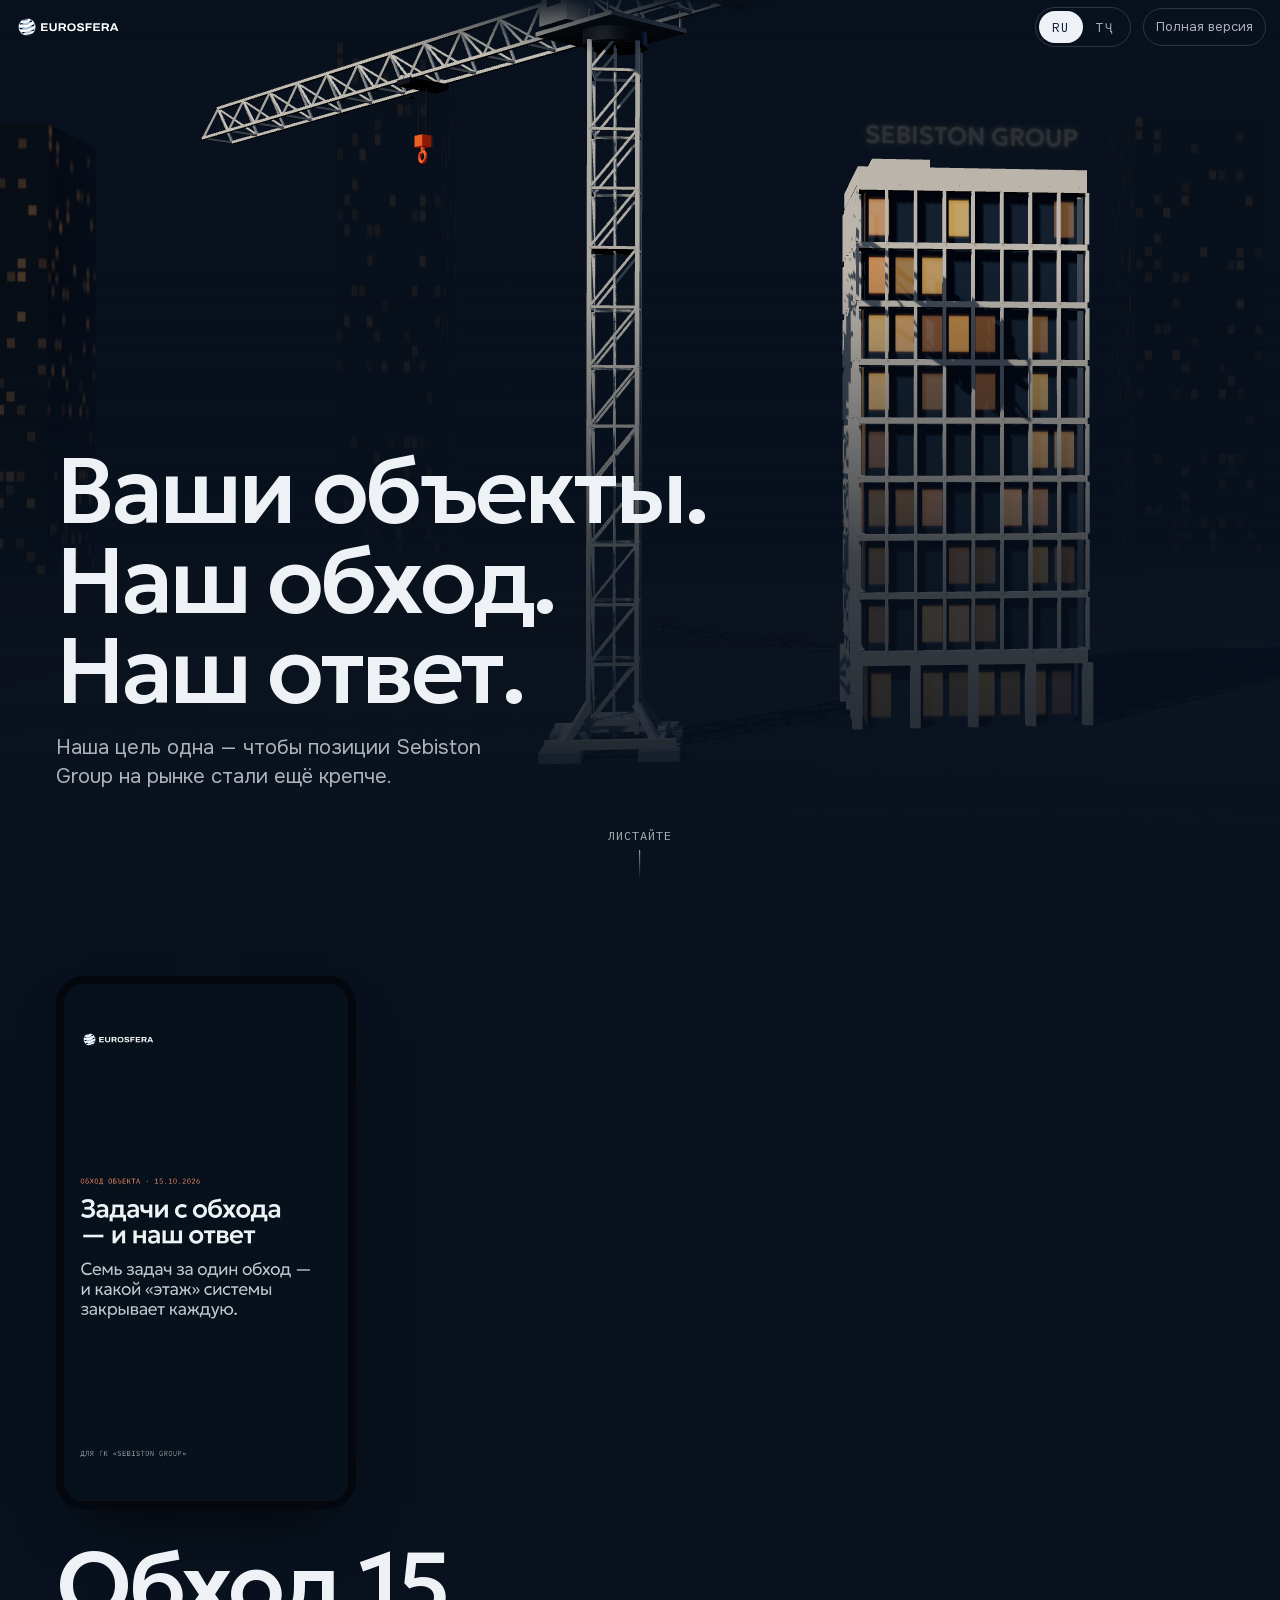
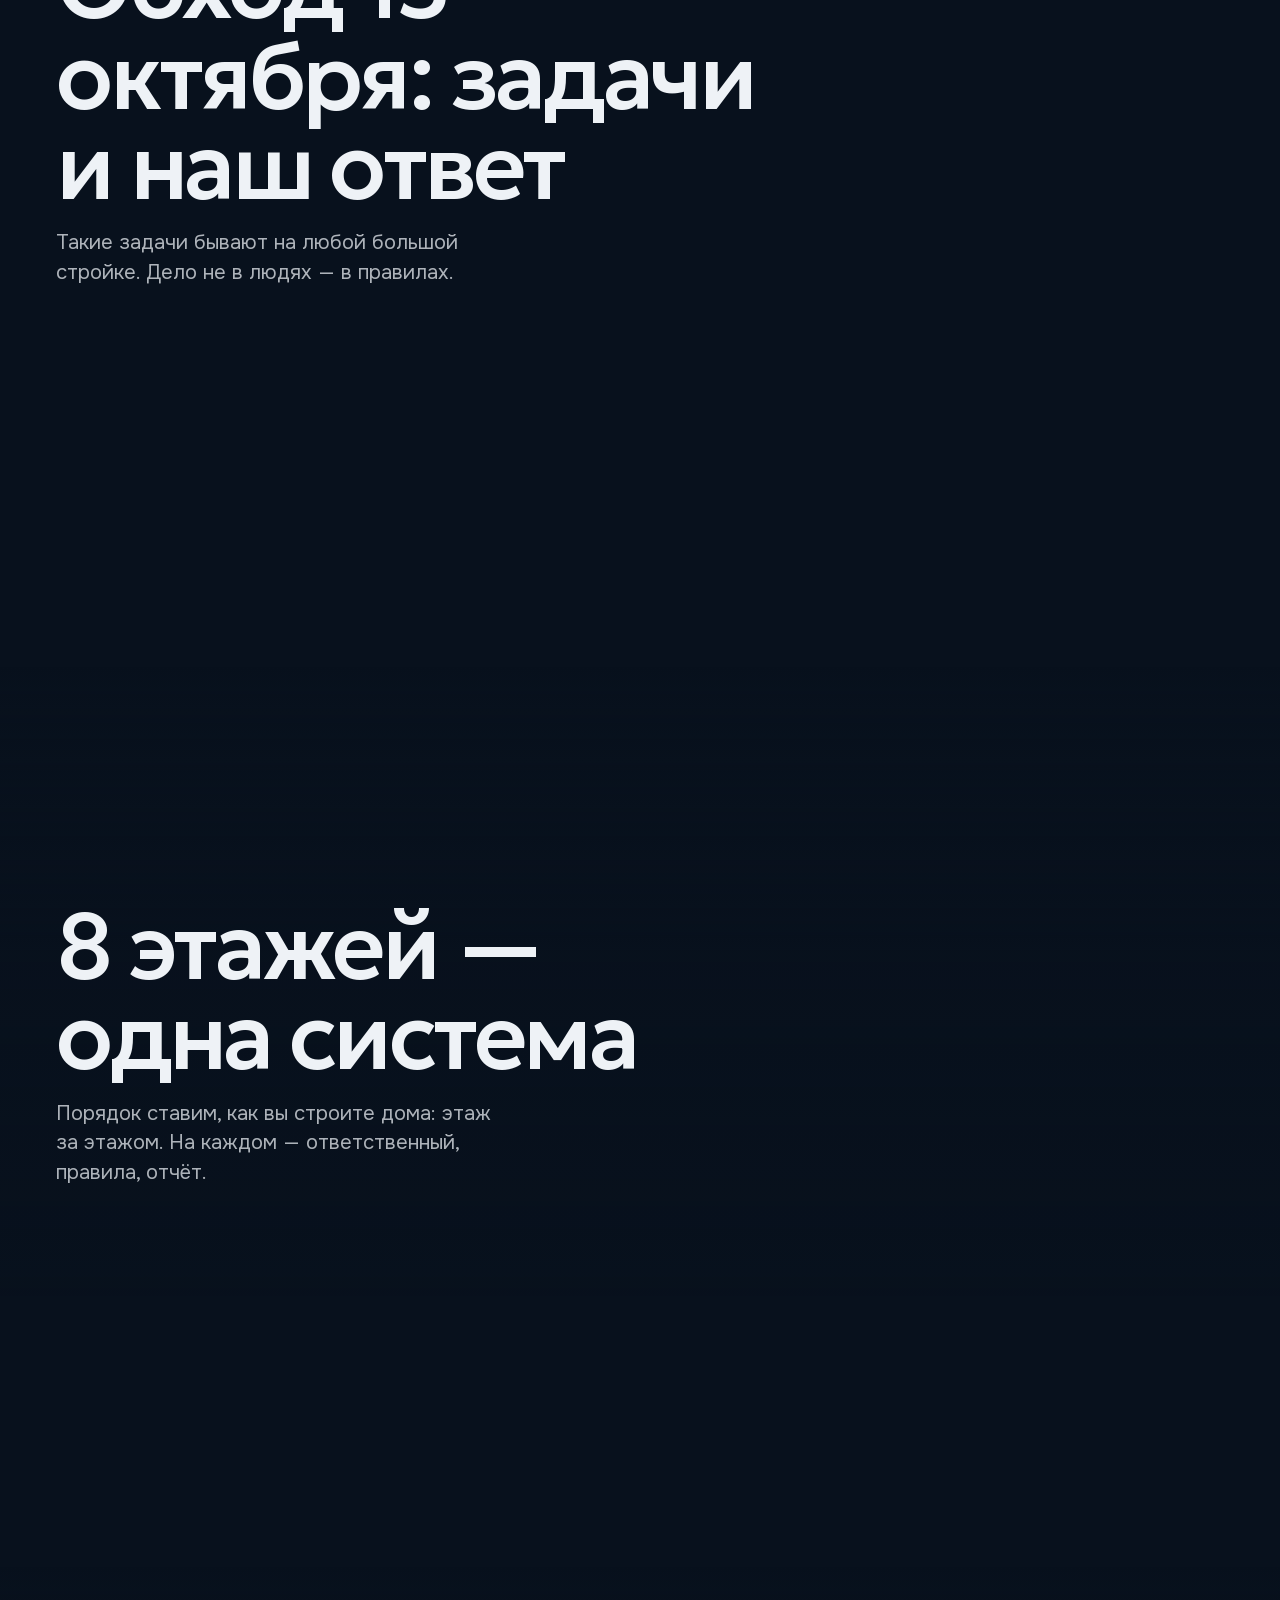
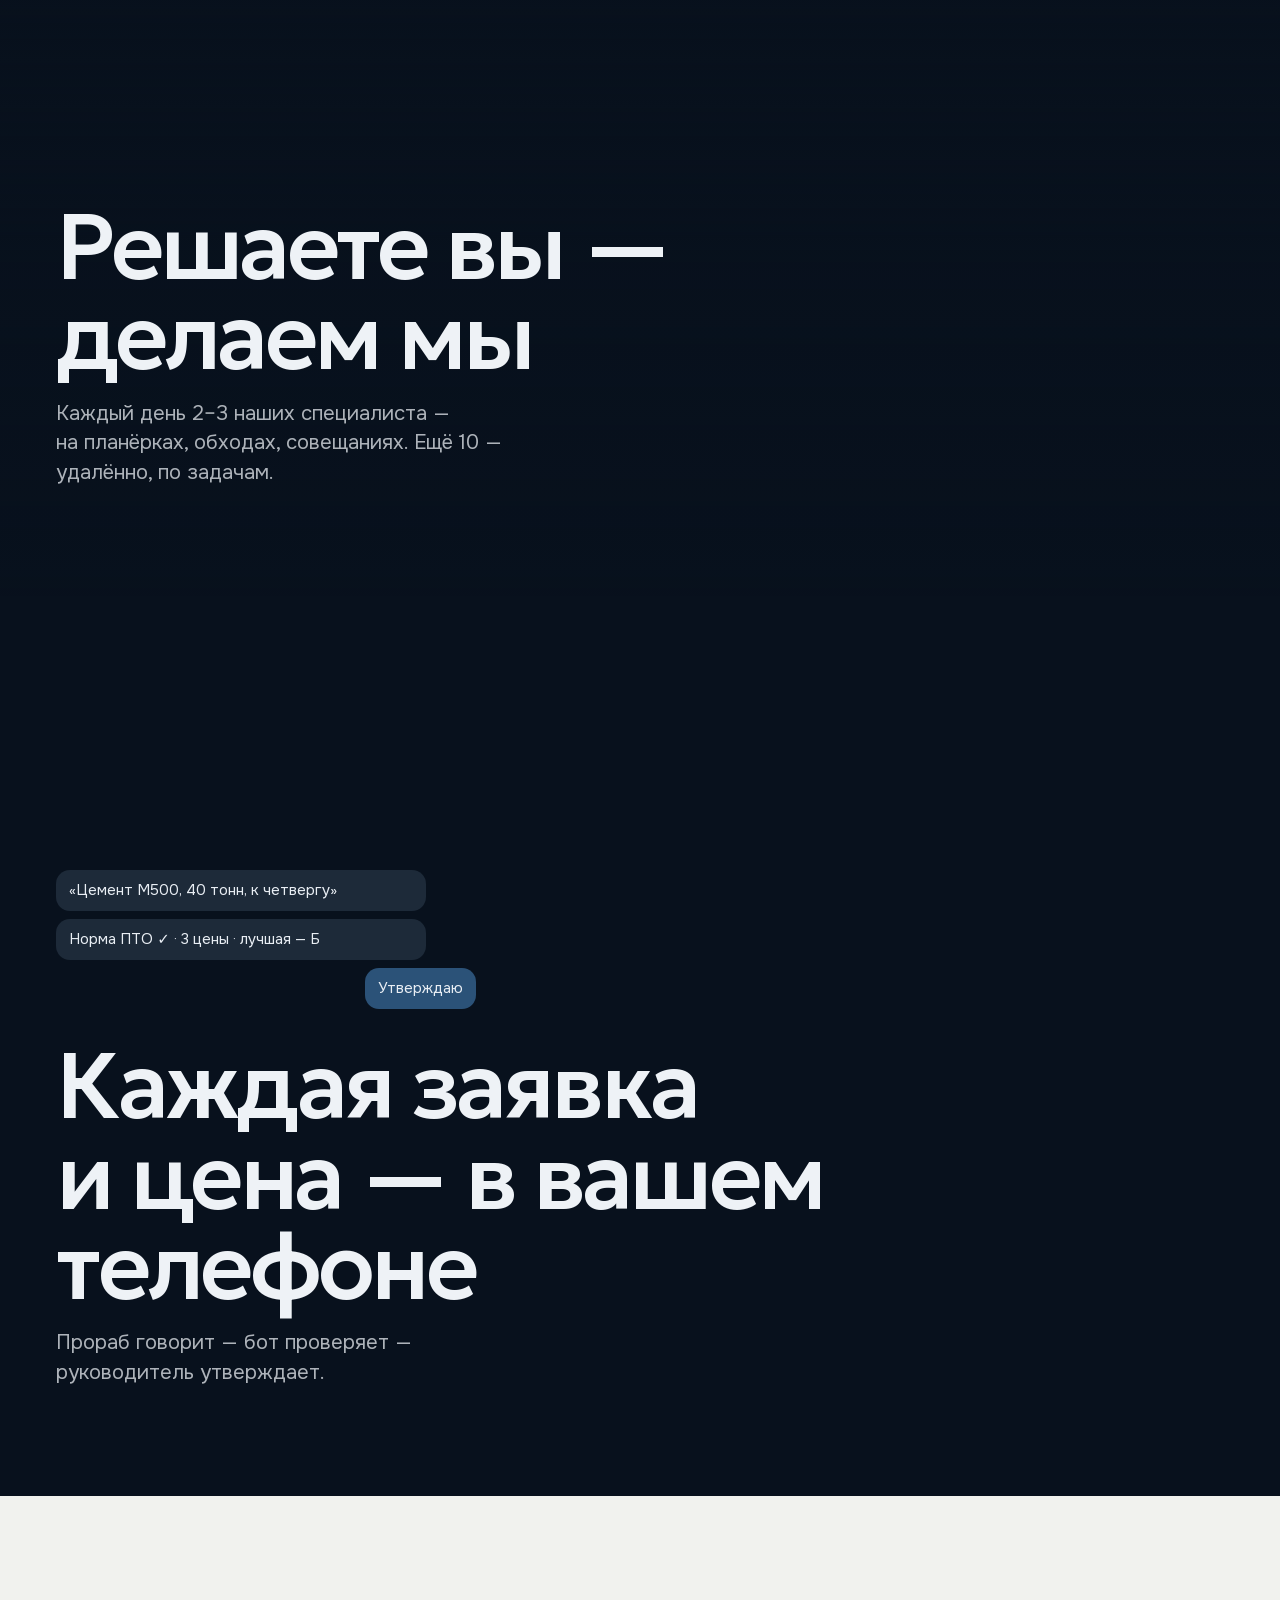
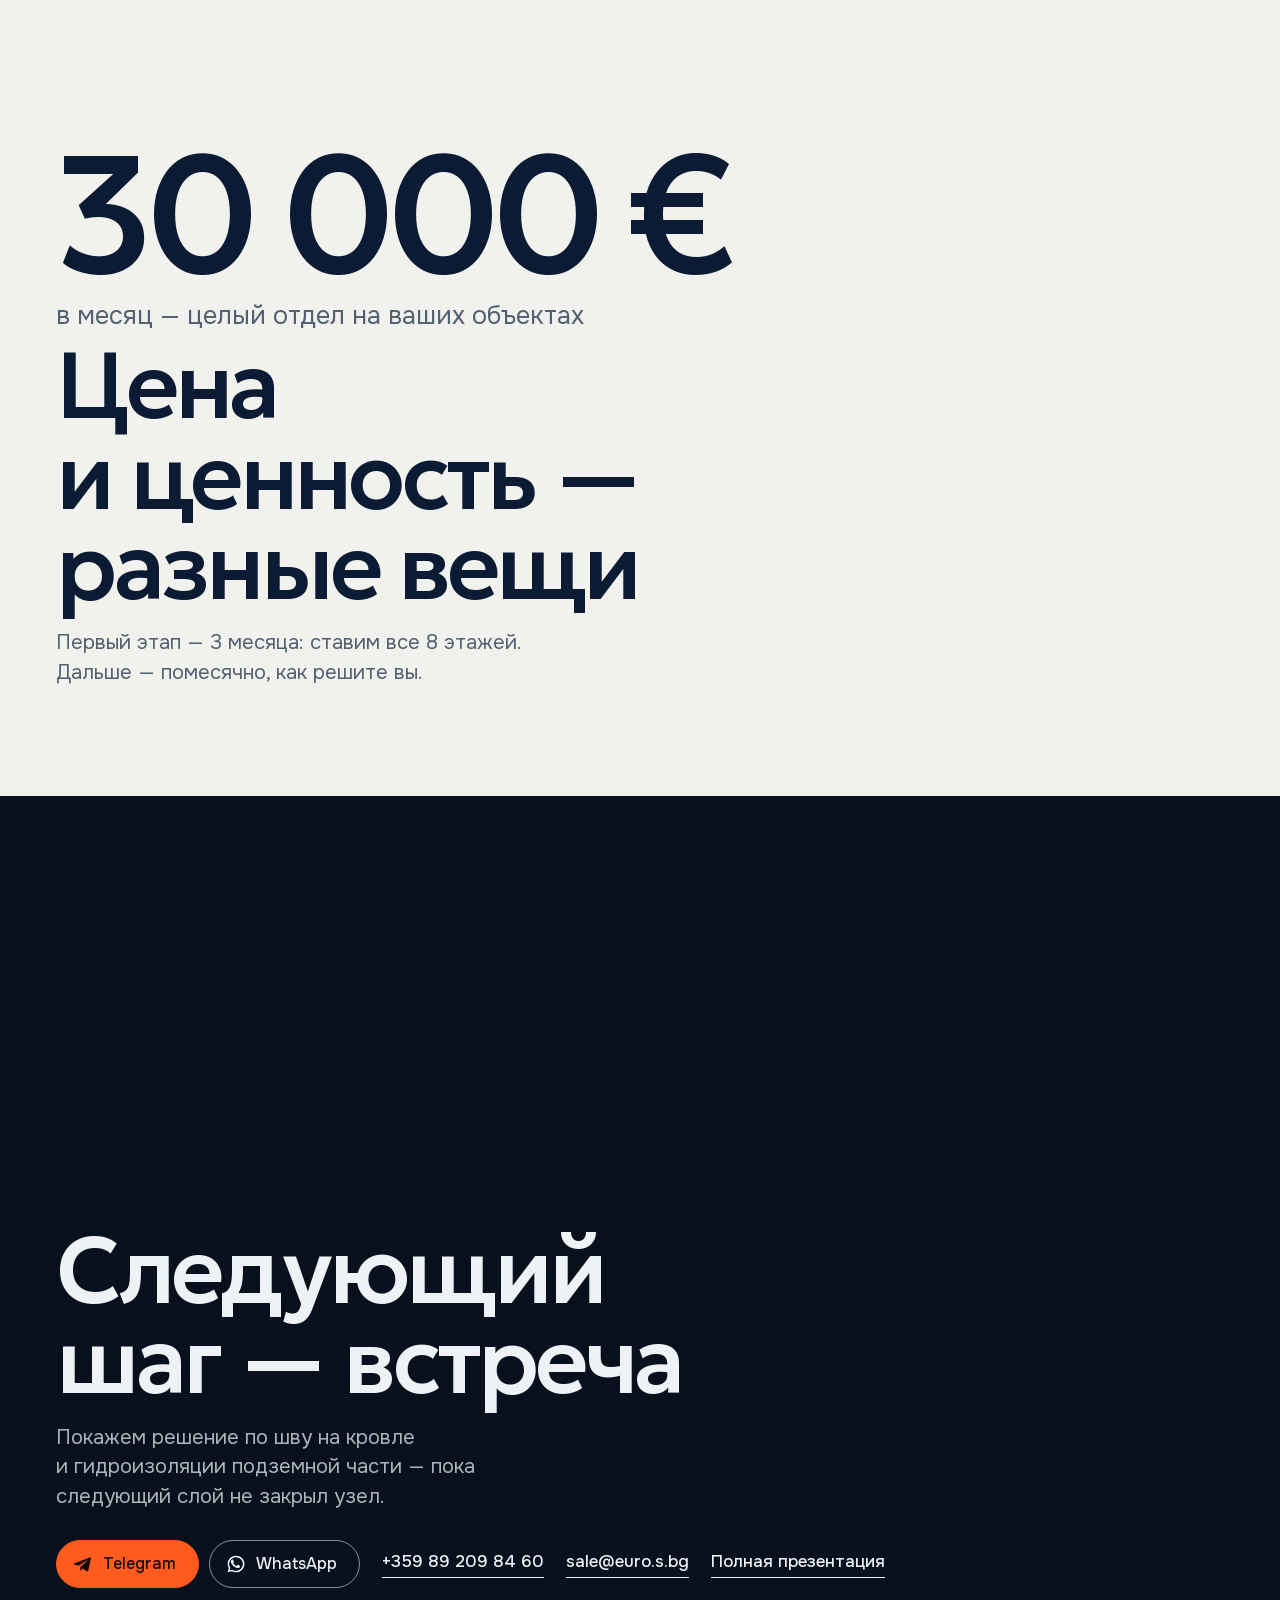
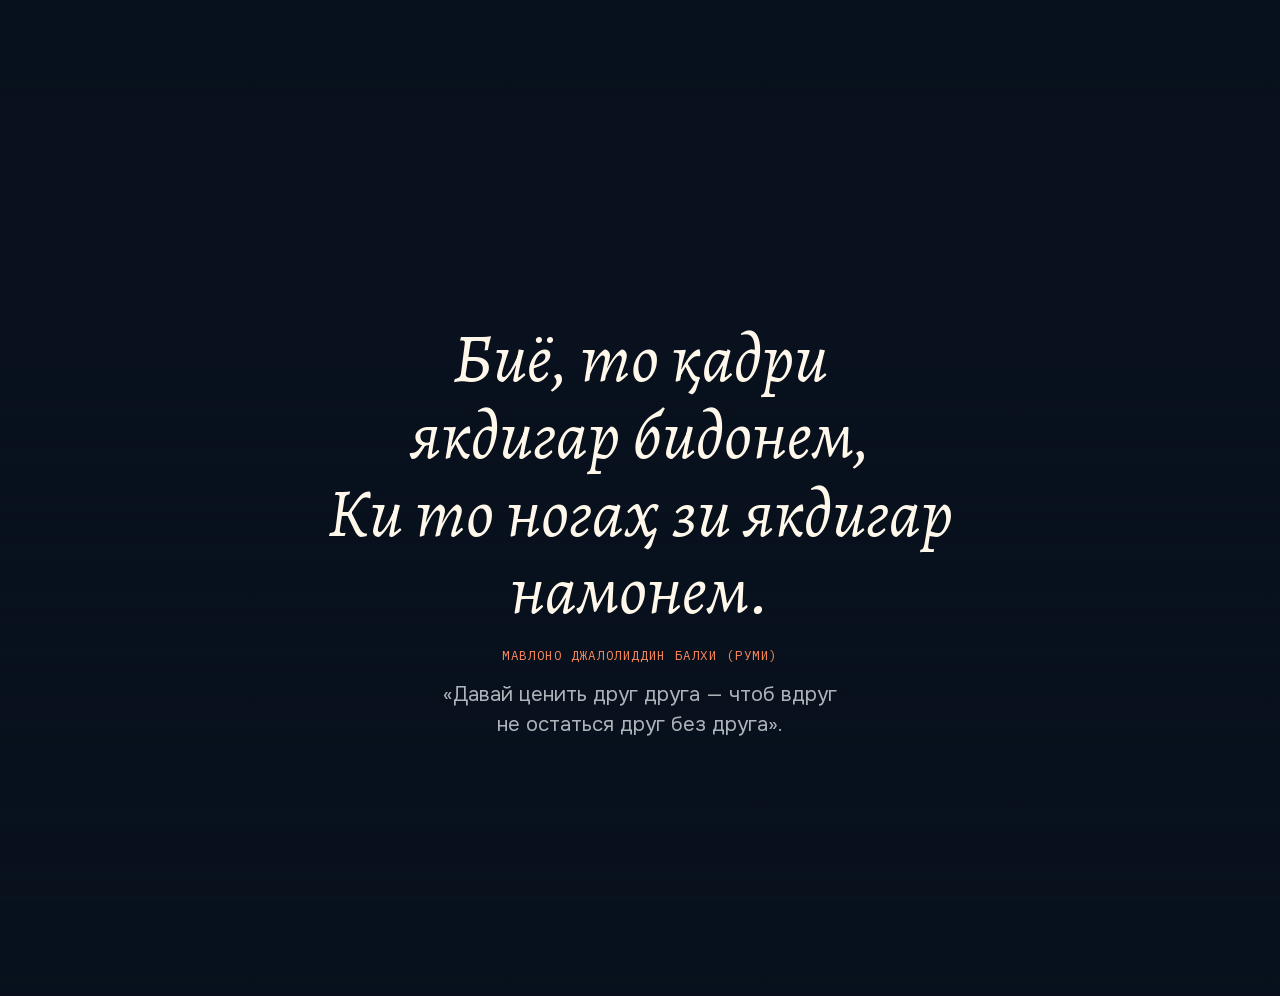
<file: kratko.html>
<!doctype html>
<html lang="ru" data-lang="ru">
<head>
<meta charset="utf-8">
<meta name="viewport" content="width=device-width, initial-scale=1, viewport-fit=cover">
<title>EUROSFERA для Sebiston Group — коротко</title>
<meta name="description" content="Предложение EUROSFERA для ГК «Sebiston Group»: целый отдел на ваших объектах — 30 000 € в месяц.">
<meta name="robots" content="noindex, nofollow">
<meta name="theme-color" content="#08111d">
<meta property="og:type" content="website">
<meta property="og:title" content="EUROSFERA для Sebiston Group — коротко">
<meta property="og:description" content="Достроим управление стройкой — этаж за этажом. Целый отдел на ваших объектах — 30 000 € в месяц.">
<meta property="og:image" content="https://gagauz113.github.io/eurosfera-90/img/og.jpg">
<meta property="og:image:width" content="1200"><meta property="og:image:height" content="630">
<meta name="twitter:card" content="summary_large_image">
<link rel="icon" href="img/favicon.svg" type="image/svg+xml">
<link rel="preload" as="font" type="font/woff2" href="fonts/geo-cyrillic.woff2" crossorigin>
<link rel="stylesheet" href="style.css">
<link rel="stylesheet" href="short.css">
<script>
(function(){var d=document.documentElement;d.classList.add('js');
if(/[?&]lang=tj/.test(location.search)){d.setAttribute('data-lang','tg');d.lang='tg';}
try{if(matchMedia('(prefers-reduced-motion: reduce)').matches)d.classList.add('reduce');}catch(e){}})();
window.__titles={ru:["EUROSFERA для Sebiston Group — коротко",''],tg:["EUROSFERA барои Sebiston Group — мухтасар",'']};
</script>
</head>
<body class="s-body">
<canvas id="scene" aria-hidden="true"></canvas>
<div class="scene-poster" aria-hidden="true"><img src="img/poster.jpg" alt="" width="1600" height="1000"></div>
<header class="s-top">
  <a href="index.html" data-keep-lang aria-label="EUROSFERA — на главную" data-tg-label="EUROSFERA — ба саҳифаи асосӣ"><img src="img/logo-white.svg" alt="EUROSFERA" width="163" height="30"></a>
  <div class="bar__lang" role="group" aria-label="Язык · Забон">
    <button type="button" data-set-lang="ru" aria-pressed="true">RU</button>
    <button type="button" data-set-lang="tg" aria-pressed="false" lang="tg">ТҶ</button>
  </div>
  <a class="s-full" href="kompleks.html" data-keep-lang><span class="ru">Полная версия</span><span class="tg" lang="tg">Версияи пурра</span></a>
</header>
<main>
<section class="a-screen" data-scene="hero">
  <h1 class="a-title"><span class="ru">Ваши объекты. Наш обход. Наш ответ.</span><span class="tg" lang="tg">Объектҳои шумо. Боздиди мо. Ҷавоби мо.</span></h1>
  <p class="a-text"><span class="ru">Наша цель одна&nbsp;— чтобы позиции Sebiston Group на&nbsp;рынке стали ещё крепче.</span><span class="tg" lang="tg">Мақсади мо як&nbsp;аст: мавқеи Sebiston Group дар&nbsp;бозор боз ҳам мустаҳкамтар шавад.</span></p>
  <div class="a-hint" aria-hidden="true"><span class="ru">Листайте</span><span class="tg" lang="tg">Варақ занед</span><i></i></div>
</section>
<section class="a-screen a-screen--solid" data-scene="about">
  <div class="a-phone"><video muted loop playsinline preload="none" data-src-ru="media/film-ru.mp4" data-src-tg="media/film-tg.mp4" data-poster-ru="media/film-ru.jpg" data-poster-tg="media/film-tg.jpg" poster="media/film-ru.jpg" aria-label="Ролик с обхода объекта" data-tg-label="Ролик аз боздид"></video></div>
  <h2 class="a-title"><span class="ru">Обход 15 октября: задачи и&nbsp;наш ответ</span><span class="tg" lang="tg">Боздиди 15 октябр: масъалаҳо ва&nbsp;ҷавоби мо</span></h2>
  <p class="a-text"><span class="ru">Такие задачи бывают на&nbsp;любой большой стройке. Дело не&nbsp;в&nbsp;людях&nbsp;— в&nbsp;правилах.</span><span class="tg" lang="tg">Чунин масъалаҳо дар&nbsp;ҳар сохтмони калон пеш меоянд. Гап дар&nbsp;одамон нест&nbsp;— гап дар&nbsp;қоидаҳост.</span></p>
</section>
<section class="a-screen" data-scene="floors">
  <h2 class="a-title"><span class="ru">8 этажей&nbsp;— одна система</span><span class="tg" lang="tg">8 ошёна&nbsp;— як&nbsp;низом</span></h2>
  <p class="a-text"><span class="ru">Порядок ставим, как вы строите дома: этаж за&nbsp;этажом. На&nbsp;каждом&nbsp;— ответственный, правила, отчёт.</span><span class="tg" lang="tg">Низомро ҳамон тавре ба&nbsp;роҳ мемонем, ки&nbsp;шумо хона месозед: ошёна ба&nbsp;ошёна. Дар&nbsp;ҳар ошёна&nbsp;— масъул, қоидаҳо ва&nbsp;ҳисобот.</span></p>
</section>
<section class="a-screen" data-scene="dalshe">
  <h2 class="a-title"><span class="ru">Решаете вы&nbsp;— делаем мы</span><span class="tg" lang="tg">Қарор аз&nbsp;шумо&nbsp;— иҷро аз&nbsp;мо</span></h2>
  <p class="a-text"><span class="ru">Каждый день 2–3 наших специалиста&nbsp;— на&nbsp;планёрках, обходах, совещаниях. Ещё 10&nbsp;— удалённо, по&nbsp;задачам.</span><span class="tg" lang="tg">Ҳар рӯз 2–3 мутахассиси мо&nbsp;— дар&nbsp;машварати субҳ, боздидҳо ва&nbsp;ҷаласаҳо. Боз 10 нафар&nbsp;— фосилавӣ, аз&nbsp;рӯи вазифаҳо.</span></p>
</section>
<section class="a-screen a-screen--solid" data-scene="sheet">
  <div class="a-chat" aria-hidden="true"><p><span class="ru">«Цемент М500, 40 тонн, к&nbsp;четвергу»</span><span class="tg" lang="tg">«Семент М500, 40 тонна, то&nbsp;панҷшанбе»</span></p><p><span class="ru">Норма ПТО ✓ · 3 цены · лучшая&nbsp;— Б</span><span class="tg" lang="tg">Меъёри ПТО ✓ · 3 нарх · беҳтарин&nbsp;— Б</span></p><p class="me"><span class="ru">Утверждаю</span><span class="tg" lang="tg">Тасдиқ мекунам</span></p></div>
  <h2 class="a-title"><span class="ru">Каждая заявка и&nbsp;цена&nbsp;— в&nbsp;вашем телефоне</span><span class="tg" lang="tg">Ҳар дархост ва&nbsp;нарх&nbsp;— дар&nbsp;телефони шумо</span></h2>
  <p class="a-text"><span class="ru">Прораб говорит&nbsp;— бот проверяет&nbsp;— руководитель утверждает.</span><span class="tg" lang="tg">Прораб мегӯяд&nbsp;— бот месанҷад&nbsp;— роҳбар тасдиқ мекунад.</span></p>
</section>
<section class="a-screen a-screen--paper" data-scene="sheet">
  <p class="a-big"><span class="ru">30&nbsp;000&nbsp;€</span><span class="tg" lang="tg">30&nbsp;000&nbsp;€</span><small><span class="ru">в&nbsp;месяц&nbsp;— целый отдел на&nbsp;ваших объектах</span><span class="tg" lang="tg">дар&nbsp;як&nbsp;моҳ&nbsp;— як&nbsp;шуъбаи пурра дар&nbsp;объектҳои шумо</span></small></p>
  <h2 class="a-title"><span class="ru">Цена и&nbsp;ценность&nbsp;— разные вещи</span><span class="tg" lang="tg">Нарх ва&nbsp;қадр&nbsp;— ду&nbsp;чизи гуногун</span></h2>
  <p class="a-text"><span class="ru">Первый этап&nbsp;— 3 месяца: ставим все 8 этажей. Дальше&nbsp;— помесячно, как решите вы.</span><span class="tg" lang="tg">Марҳилаи аввал&nbsp;— 3 моҳ: ҳар ҳашт ошёнаро ба&nbsp;роҳ мемонем. Минбаъд&nbsp;— моҳ ба&nbsp;моҳ, бо&nbsp;қарори худи шумо.</span></p>
</section>
<section class="a-screen" data-scene="final">
  <h2 class="a-title"><span class="ru">Следующий шаг&nbsp;— встреча</span><span class="tg" lang="tg">Қадами навбатӣ&nbsp;— вохӯрӣ</span></h2>
  <p class="a-text"><span class="ru">Покажем решение по&nbsp;шву на&nbsp;кровле и&nbsp;гидроизоляции подземной части&nbsp;— пока следующий слой не&nbsp;закрыл узел.</span><span class="tg" lang="tg">Роҳи ҳалро оид ба&nbsp;дарзи бом ва&nbsp;гидроизолятсияи қисми зеризаминӣ нишон медиҳем&nbsp;— пеш аз&nbsp;он ки&nbsp;қабати навбатӣ гиреҳро пӯшонад.</span></p>
  <div class="a-cta"><div class="dm"><a class="dm__tg" href="https://t.me/+48572472590" target="_blank" rel="noopener" aria-label="Написать Анатолию в Telegram" data-tg-label="Ба Анатолий дар Telegram нависед"><svg viewBox="0 0 24 24" aria-hidden="true"><path d="M9.04 15.3 8.7 20c.48 0 .69-.21.94-.46l2.26-2.16 4.68 3.43c.86.47 1.47.22 1.7-.79l3.07-14.4c.28-1.3-.47-1.82-1.31-1.5L1.97 11.2c-1.24.48-1.22 1.17-.21 1.48l4.62 1.44L17.1 7.4c.5-.33.96-.15.58.18Z"/></svg>Telegram</a><a class="dm__wa" href="https://wa.me/48572472590?text=%D0%97%D0%B4%D1%80%D0%B0%D0%B2%D1%81%D1%82%D0%B2%D1%83%D0%B9%D1%82%D0%B5%2C%20%D0%90%D0%BD%D0%B0%D1%82%D0%BE%D0%BB%D0%B8%D0%B9%21%20%D0%9F%D0%B8%D1%88%D1%83%20%D0%BF%D0%BE%20%D0%BF%D1%80%D0%B5%D0%B4%D0%BB%D0%BE%D0%B6%D0%B5%D0%BD%D0%B8%D1%8E%20EUROSFERA%20%D0%B4%D0%BB%D1%8F%20Sebiston." data-href-tg="https://wa.me/48572472590?text=%D0%90%D1%81%D1%81%D0%B0%D0%BB%D0%BE%D0%BC%D1%83%20%D0%B0%D0%BB%D0%B0%D0%B9%D0%BA%D1%83%D0%BC%2C%20%D0%90%D0%BD%D0%B0%D1%82%D0%BE%D0%BB%D0%B8%D0%B9%21%20%D0%94%D0%B0%D1%80%20%D0%B1%D0%BE%D1%80%D0%B0%D0%B8%20%D0%BF%D0%B5%D1%88%D0%BD%D0%B8%D2%B3%D0%BE%D0%B4%D0%B8%20EUROSFERA%20%D0%B1%D0%B0%D1%80%D0%BE%D0%B8%20Sebiston%20%D0%BC%D0%B5%D0%BD%D0%B0%D0%B2%D0%B8%D1%81%D0%B0%D0%BC." target="_blank" rel="noopener" aria-label="Написать Анатолию в WhatsApp" data-tg-label="Ба Анатолий дар WhatsApp нависед"><svg viewBox="0 0 24 24" aria-hidden="true"><path fill-rule="evenodd" d="M12 2a10 10 0 0 0-8.66 15L2 22l5.13-1.34A10 10 0 1 0 12 2Zm0 1.8a8.2 8.2 0 1 1-4.18 15.26l-.3-.18-3.04.8.81-2.97-.2-.31A8.2 8.2 0 0 1 12 3.8Z"/><path d="M8.6 7.2c-.2-.45-.4-.46-.6-.47h-.5a1 1 0 0 0-.72.34A3 3 0 0 0 5.83 9.3c0 1.32.96 2.6 1.1 2.78.13.18 1.86 2.98 4.6 4.06 2.28.9 2.74.72 3.24.67.5-.04 1.6-.65 1.82-1.28.23-.63.23-1.17.16-1.28-.07-.11-.25-.18-.52-.31l-1.82-.9c-.25-.09-.43-.13-.6.14l-.82 1.03c-.15.18-.3.2-.57.07a7.4 7.4 0 0 1-3.67-3.2c-.27-.47.27-.44.78-1.45.08-.18.04-.33-.02-.47L8.6 7.2Z"/></svg>WhatsApp</a></div>
      <a class="link link--light" href="tel:+359892098460">+359 89 209 84 60</a>
      <a class="link link--light" href="mailto:sale@euro.s.bg">sale@euro.s.bg</a>
      <a class="link link--light" href="kompleks.html" data-keep-lang><span class="ru">Полная презентация</span><span class="tg" lang="tg">Презентатсияи пурра</span></a></div>
</section>
<section class="a-screen a-center" data-scene="final">
  <p class="a-verse" lang="tg">Биё, то қадри якдигар бидонем,<br>Ки то ногаҳ зи якдигар намонем.</p>
  <p class="a-verse-by mono"><span class="ru">Мавлоно Джалолиддин Балхи (Руми)</span><span class="tg" lang="tg">Мавлоно Ҷалолиддини Балхӣ</span></p>
  <p class="a-text ru" style="margin-left:auto;margin-right:auto">«Давай ценить друг друга — чтоб вдруг не&nbsp;остаться друг без&nbsp;друга».</p>
</section>
</main>
<script src="short.js" defer></script>
<script src="js/scene.min.js" defer></script>
</body>
</html>
</file>
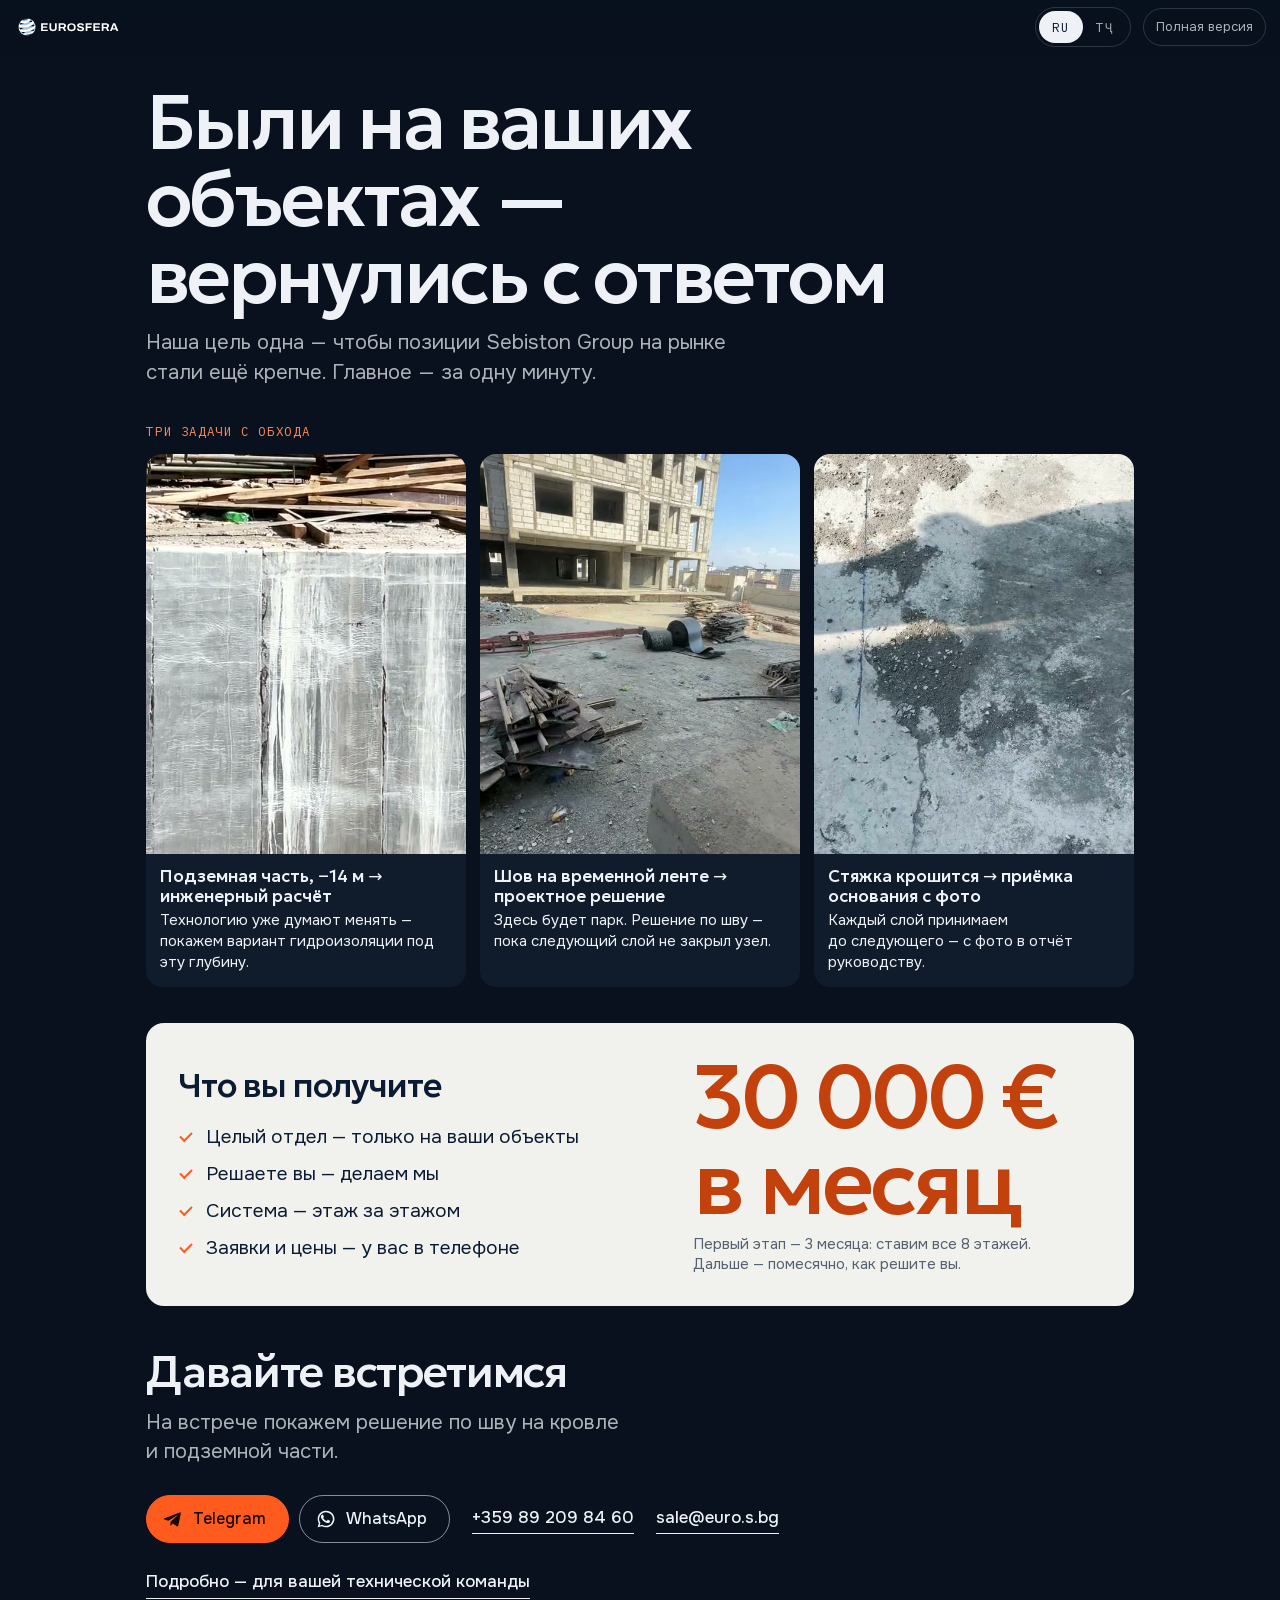
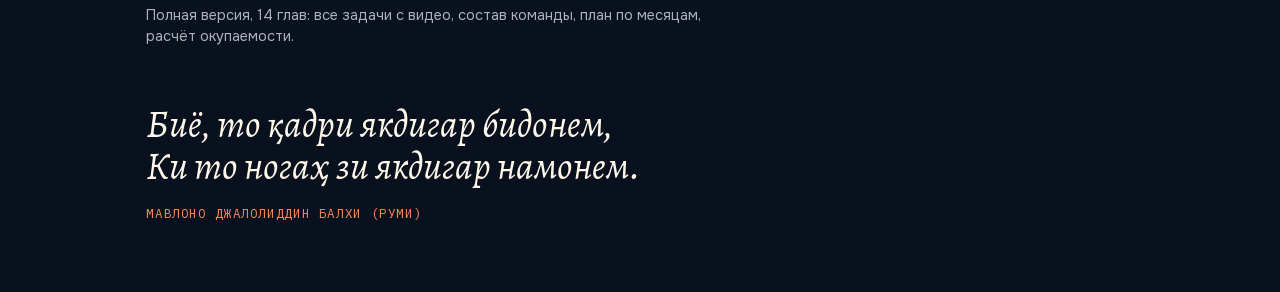
<file: minuta.html>
<!doctype html>
<html lang="ru" data-lang="ru">
<head>
<meta charset="utf-8">
<meta name="viewport" content="width=device-width, initial-scale=1, viewport-fit=cover">
<title>EUROSFERA для Sebiston Group — за минуту</title>
<meta name="description" content="Предложение EUROSFERA для ГК «Sebiston Group»: целый отдел на ваших объектах — 30 000 € в месяц.">
<meta name="robots" content="noindex, nofollow">
<meta name="theme-color" content="#08111d">
<meta property="og:type" content="website">
<meta property="og:title" content="EUROSFERA для Sebiston Group — за минуту">
<meta property="og:description" content="Достроим управление стройкой — этаж за этажом. Целый отдел на ваших объектах — 30 000 € в месяц.">
<meta property="og:image" content="https://gagauz113.github.io/eurosfera-90/img/og.jpg">
<meta property="og:image:width" content="1200"><meta property="og:image:height" content="630">
<meta name="twitter:card" content="summary_large_image">
<link rel="icon" href="img/favicon.svg" type="image/svg+xml">
<link rel="preload" as="font" type="font/woff2" href="fonts/geo-cyrillic.woff2" crossorigin>
<link rel="stylesheet" href="style.css">
<link rel="stylesheet" href="short.css">
<script>
(function(){var d=document.documentElement;d.classList.add('js');
if(/[?&]lang=tj/.test(location.search)){d.setAttribute('data-lang','tg');d.lang='tg';}
try{if(matchMedia('(prefers-reduced-motion: reduce)').matches)d.classList.add('reduce');}catch(e){}})();
window.__titles={ru:["EUROSFERA для Sebiston Group — за минуту",''],tg:["EUROSFERA барои Sebiston Group — дар як дақиқа",'']};
</script>
</head>
<body class="s-body" style="background:var(--night)">
<header class="s-top">
  <a href="index.html" data-keep-lang aria-label="EUROSFERA — на главную" data-tg-label="EUROSFERA — ба саҳифаи асосӣ"><img src="img/logo-white.svg" alt="EUROSFERA" width="163" height="30"></a>
  <div class="bar__lang" role="group" aria-label="Язык · Забон">
    <button type="button" data-set-lang="ru" aria-pressed="true">RU</button>
    <button type="button" data-set-lang="tg" aria-pressed="false" lang="tg">ТҶ</button>
  </div>
  <a class="s-full" href="kompleks.html" data-keep-lang><span class="ru">Полная версия</span><span class="tg" lang="tg">Версияи пурра</span></a>
</header>
<main class="c-wrap">
  <div class="c-head">
    <h1 class="c-title"><span class="ru">Были на&nbsp;ваших объектах&nbsp;— вернулись с&nbsp;ответом</span><span class="tg" lang="tg">Дар&nbsp;объектҳои шумо будем&nbsp;— бо&nbsp;ҷавоб баргаштем</span></h1>
    <p class="c-lead"><span class="ru">Наша цель одна&nbsp;— чтобы позиции Sebiston Group на&nbsp;рынке стали ещё крепче. Главное&nbsp;— за&nbsp;одну минуту.</span><span class="tg" lang="tg">Мақсади мо як&nbsp;аст: мавқеи Sebiston Group дар&nbsp;бозор боз ҳам мустаҳкамтар шавад. Нуктаҳои асосӣ&nbsp;— дар&nbsp;як&nbsp;дақиқа.</span></p>
  </div>
  <p class="c-label mono"><span class="ru">Три задачи с&nbsp;обхода</span><span class="tg" lang="tg">Се&nbsp;масъала аз&nbsp;боздид</span></p>
  <div class="c-cards"><figure class="c-card"><img src="media/found-foil-end.jpg" alt="" loading="lazy" width="540" height="960"><p><b><span class="ru">Подземная часть, −14 м → инженерный расчёт</span><span class="tg" lang="tg">Қисми зеризаминӣ, −14 м → ҳисоби муҳандисӣ</span></b><span class="ru">Технологию уже думают менять&nbsp;— покажем вариант гидроизоляции под эту глубину.</span><span class="tg" lang="tg">Дар&nbsp;фикри иваз кардани технология ҳастанд&nbsp;— варианти гидроизолятсияро барои ин чуқурӣ нишон медиҳем.</span></p></figure><figure class="c-card"><img src="media/deck-tape-start.jpg" alt="" loading="lazy" width="540" height="960"><p><b><span class="ru">Шов на&nbsp;временной ленте → проектное решение</span><span class="tg" lang="tg">Дарз бо&nbsp;тасмаи муваққатӣ → қарори лоиҳавӣ</span></b><span class="ru">Здесь будет парк. Решение по&nbsp;шву&nbsp;— пока следующий слой не&nbsp;закрыл узел.</span><span class="tg" lang="tg">Дар&nbsp;ин ҷо боғ мешавад. Роҳи ҳал оид ба&nbsp;дарз&nbsp;— пеш аз&nbsp;он ки&nbsp;қабати навбатӣ гиреҳро пӯшонад.</span></p></figure><figure class="c-card"><img src="media/roof-crumble-end.jpg" alt="" loading="lazy" width="540" height="960"><p><b><span class="ru">Стяжка крошится → приёмка основания с&nbsp;фото</span><span class="tg" lang="tg">Стяжкаи бом мерезад → қабули асос бо&nbsp;акс</span></b><span class="ru">Каждый слой принимаем до&nbsp;следующего&nbsp;— с&nbsp;фото в&nbsp;отчёт руководству.</span><span class="tg" lang="tg">Ҳар қабатро пеш аз&nbsp;қабати навбатӣ қабул мекунем&nbsp;— бо&nbsp;акс дар&nbsp;ҳисобот ба&nbsp;роҳбарият.</span></p></figure></div>
  <section class="c-get">
    <div><h2><span class="ru">Что вы получите</span><span class="tg" lang="tg">Шумо чӣ мегиред</span></h2><ul class="a-list"><li><span class="ru">Целый отдел&nbsp;— только на&nbsp;ваши объекты</span><span class="tg" lang="tg">Як&nbsp;шуъбаи пурра&nbsp;— танҳо барои объектҳои шумо</span></li><li><span class="ru">Решаете вы&nbsp;— делаем мы</span><span class="tg" lang="tg">Қарор аз&nbsp;шумо&nbsp;— иҷро аз&nbsp;мо</span></li><li><span class="ru">Система&nbsp;— этаж за&nbsp;этажом</span><span class="tg" lang="tg">Низом&nbsp;— ошёна ба&nbsp;ошёна</span></li><li><span class="ru">Заявки и&nbsp;цены&nbsp;— у&nbsp;вас в&nbsp;телефоне</span><span class="tg" lang="tg">Дархостҳо ва&nbsp;нархҳо&nbsp;— дар&nbsp;телефони шумо</span></li></ul></div>
    <p class="c-price"><span class="ru">30&nbsp;000&nbsp;€ в&nbsp;месяц</span><span class="tg" lang="tg">30&nbsp;000&nbsp;€ дар&nbsp;як&nbsp;моҳ</span><small><span class="ru">Первый этап&nbsp;— 3 месяца: ставим все 8 этажей. Дальше&nbsp;— помесячно, как решите вы.</span><span class="tg" lang="tg">Марҳилаи аввал&nbsp;— 3 моҳ: ҳар ҳашт ошёнаро ба&nbsp;роҳ мемонем. Минбаъд&nbsp;— моҳ ба&nbsp;моҳ, бо&nbsp;қарори худи шумо.</span></small></p>
  </section>
  <h2 class="c-meet"><span class="ru">Давайте встретимся</span><span class="tg" lang="tg">Биёед, вохӯрем</span></h2><p class="c-lead"><span class="ru">На&nbsp;встрече покажем решение по&nbsp;шву на&nbsp;кровле и&nbsp;подземной части.</span><span class="tg" lang="tg">Дар&nbsp;вохӯрӣ роҳи ҳалро оид ба&nbsp;дарзи бом ва&nbsp;қисми зеризаминӣ нишон медиҳем.</span></p>
  <div class="c-actions"><div class="dm"><a class="dm__tg" href="https://t.me/+48572472590" target="_blank" rel="noopener" aria-label="Написать Анатолию в Telegram" data-tg-label="Ба Анатолий дар Telegram нависед"><svg viewBox="0 0 24 24" aria-hidden="true"><path d="M9.04 15.3 8.7 20c.48 0 .69-.21.94-.46l2.26-2.16 4.68 3.43c.86.47 1.47.22 1.7-.79l3.07-14.4c.28-1.3-.47-1.82-1.31-1.5L1.97 11.2c-1.24.48-1.22 1.17-.21 1.48l4.62 1.44L17.1 7.4c.5-.33.96-.15.58.18Z"/></svg>Telegram</a><a class="dm__wa" href="https://wa.me/48572472590?text=%D0%97%D0%B4%D1%80%D0%B0%D0%B2%D1%81%D1%82%D0%B2%D1%83%D0%B9%D1%82%D0%B5%2C%20%D0%90%D0%BD%D0%B0%D1%82%D0%BE%D0%BB%D0%B8%D0%B9%21%20%D0%9F%D0%B8%D1%88%D1%83%20%D0%BF%D0%BE%20%D0%BF%D1%80%D0%B5%D0%B4%D0%BB%D0%BE%D0%B6%D0%B5%D0%BD%D0%B8%D1%8E%20EUROSFERA%20%D0%B4%D0%BB%D1%8F%20Sebiston." data-href-tg="https://wa.me/48572472590?text=%D0%90%D1%81%D1%81%D0%B0%D0%BB%D0%BE%D0%BC%D1%83%20%D0%B0%D0%BB%D0%B0%D0%B9%D0%BA%D1%83%D0%BC%2C%20%D0%90%D0%BD%D0%B0%D1%82%D0%BE%D0%BB%D0%B8%D0%B9%21%20%D0%94%D0%B0%D1%80%20%D0%B1%D0%BE%D1%80%D0%B0%D0%B8%20%D0%BF%D0%B5%D1%88%D0%BD%D0%B8%D2%B3%D0%BE%D0%B4%D0%B8%20EUROSFERA%20%D0%B1%D0%B0%D1%80%D0%BE%D0%B8%20Sebiston%20%D0%BC%D0%B5%D0%BD%D0%B0%D0%B2%D0%B8%D1%81%D0%B0%D0%BC." target="_blank" rel="noopener" aria-label="Написать Анатолию в WhatsApp" data-tg-label="Ба Анатолий дар WhatsApp нависед"><svg viewBox="0 0 24 24" aria-hidden="true"><path fill-rule="evenodd" d="M12 2a10 10 0 0 0-8.66 15L2 22l5.13-1.34A10 10 0 1 0 12 2Zm0 1.8a8.2 8.2 0 1 1-4.18 15.26l-.3-.18-3.04.8.81-2.97-.2-.31A8.2 8.2 0 0 1 12 3.8Z"/><path d="M8.6 7.2c-.2-.45-.4-.46-.6-.47h-.5a1 1 0 0 0-.72.34A3 3 0 0 0 5.83 9.3c0 1.32.96 2.6 1.1 2.78.13.18 1.86 2.98 4.6 4.06 2.28.9 2.74.72 3.24.67.5-.04 1.6-.65 1.82-1.28.23-.63.23-1.17.16-1.28-.07-.11-.25-.18-.52-.31l-1.82-.9c-.25-.09-.43-.13-.6.14l-.82 1.03c-.15.18-.3.2-.57.07a7.4 7.4 0 0 1-3.67-3.2c-.27-.47.27-.44.78-1.45.08-.18.04-.33-.02-.47L8.6 7.2Z"/></svg>WhatsApp</a></div>
      <a class="link link--light" href="tel:+359892098460">+359 89 209 84 60</a>
      <a class="link link--light" href="mailto:sale@euro.s.bg">sale@euro.s.bg</a></div>
  <p class="c-more"><a class="link link--light" href="kompleks.html" data-keep-lang><span class="ru">Подробно&nbsp;— для&nbsp;вашей технической команды</span><span class="tg" lang="tg">Муфассал&nbsp;— барои дастаи техникии шумо</span></a><span class="c-more__t"><span class="ru">Полная версия, 14 глав: все задачи с&nbsp;видео, состав команды, план по&nbsp;месяцам, расчёт окупаемости.</span><span class="tg" lang="tg">Нусхаи пурра, 14 боб: ҳамаи масъалаҳо бо&nbsp;видео, ҳайати даста, нақша аз&nbsp;рӯи моҳҳо, ҳисоби ҷуброни хароҷот.</span></span></p>
  <p class="a-verse" lang="tg" style="font-size:clamp(24px,3vw,38px);margin-top:56px;max-width:none">Биё, то қадри якдигар бидонем,<br>Ки то ногаҳ зи якдигар намонем.</p>
  <p class="a-verse-by mono"><span class="ru">Мавлоно Джалолиддин Балхи (Руми)</span><span class="tg" lang="tg">Мавлоно Ҷалолиддини Балхӣ</span></p>
</main>
<script src="short.js" defer></script>
</body>
</html>
</file>
<file: style.css>
/* Шрифты — локально. Все три содержат таджикские буквы қ ғ ҳ ҷ ӣ ӯ */
@font-face{font-family:"Geologica";font-weight:300 500;font-display:swap;src:url(fonts/geo-cyrillic-ext.woff2) format("woff2");unicode-range:U+0460-052F,U+1C80-1C8A,U+20B4,U+2DE0-2DFF,U+A640-A69F,U+FE2E-FE2F}
@font-face{font-family:"Geologica";font-weight:300 500;font-display:swap;src:url(fonts/geo-cyrillic.woff2) format("woff2");unicode-range:U+0301,U+0400-045F,U+0490-0491,U+04B0-04B1,U+2116}
@font-face{font-family:"Geologica";font-weight:300 500;font-display:swap;src:url(fonts/geo-latin.woff2) format("woff2");unicode-range:U+0000-00FF,U+0131,U+0152-0153,U+02BB-02BC,U+02C6,U+02DA,U+02DC,U+0304,U+0308,U+0329,U+2000-206F,U+20AC,U+2122,U+2191,U+2193,U+2212,U+2215,U+FEFF,U+FFFD}
@font-face{font-family:"Onest";font-weight:400 500;font-display:swap;src:url(fonts/onest-cyrillic-ext.woff2) format("woff2");unicode-range:U+0460-052F,U+1C80-1C8A,U+20B4,U+2DE0-2DFF,U+A640-A69F,U+FE2E-FE2F}
@font-face{font-family:"Onest";font-weight:400 500;font-display:swap;src:url(fonts/onest-cyrillic.woff2) format("woff2");unicode-range:U+0301,U+0400-045F,U+0490-0491,U+04B0-04B1,U+2116}
@font-face{font-family:"Onest";font-weight:400 500;font-display:swap;src:url(fonts/onest-latin.woff2) format("woff2");unicode-range:U+0000-00FF,U+0131,U+0152-0153,U+02BB-02BC,U+02C6,U+02DA,U+02DC,U+0304,U+0308,U+0329,U+2000-206F,U+20AC,U+2122,U+2191,U+2193,U+2212,U+2215,U+FEFF,U+FFFD}
@font-face{font-family:"IBM Plex Mono";font-weight:400;font-display:swap;src:url(fonts/plex-cyrillic-ext.woff2) format("woff2");unicode-range:U+0460-052F,U+1C80-1C8A,U+20B4,U+2DE0-2DFF,U+A640-A69F,U+FE2E-FE2F}
@font-face{font-family:"IBM Plex Mono";font-weight:400;font-display:swap;src:url(fonts/plex-cyrillic.woff2) format("woff2");unicode-range:U+0301,U+0400-045F,U+0490-0491,U+04B0-04B1,U+2116}
@font-face{font-family:"IBM Plex Mono";font-weight:400;font-display:swap;src:url(fonts/plex-latin.woff2) format("woff2");unicode-range:U+0000-00FF,U+0131,U+0152-0153,U+02BB-02BC,U+02C6,U+02DA,U+02DC,U+0304,U+0308,U+0329,U+2000-206F,U+20AC,U+2122,U+2191,U+2193,U+2212,U+2215,U+FEFF,U+FFFD}

@font-face{font-family:"Alegreya";font-style:italic;font-weight:400;font-display:swap;src:url(fonts/alegreya-i-cyrillic-ext.woff2) format("woff2");unicode-range:U+0460-052F,U+1C80-1C8A,U+20B4,U+2DE0-2DFF,U+A640-A69F,U+FE2E-FE2F}
@font-face{font-family:"Alegreya";font-style:italic;font-weight:400;font-display:swap;src:url(fonts/alegreya-i-cyrillic.woff2) format("woff2");unicode-range:U+0301,U+0400-045F,U+0490-0491,U+04B0-04B1,U+2116}
@font-face{font-family:"Alegreya";font-style:italic;font-weight:400;font-display:swap;src:url(fonts/alegreya-i-latin.woff2) format("woff2");unicode-range:U+0000-00FF,U+0131,U+0152-0153,U+02BB-02BC,U+02C6,U+02DA,U+02DC,U+0304,U+0308,U+0329,U+2000-206F,U+20AC,U+2122,U+2191,U+2193,U+2212,U+2215,U+FEFF,U+FFFD}

:root{
  --night:#08111d;
  --night-2:#0e1a2b;
  --paper:#f1f2ee;
  --paper-2:#e6e8e2;
  --white:#fbfbf8;
  --ink:#0b1b33;
  --dim:rgba(11,27,51,.68);
  --rule:rgba(11,27,51,.15);
  --light:#eef2f6;
  --light-dim:rgba(238,242,246,.72);
  --light-rule:rgba(238,242,246,.16);
  --signal:#ff5b1f;
  --signal-ink:#c2410c;
  --pad:clamp(20px,4.4vw,72px);
  --bar:56px;
  --display:"Geologica",system-ui,sans-serif;
  --text:"Onest",system-ui,sans-serif;
  --mono:"IBM Plex Mono",ui-monospace,monospace;
  --verse:"Alegreya",Georgia,serif;
  --ease:cubic-bezier(.22,.8,.2,1);
  color-scheme:dark;
}

/* ── язык: показываем только выбранный ── */
.tg{display:none}
html[data-lang="tg"] .ru{display:none}
html[data-lang="tg"] .tg{display:revert}

*,*::before,*::after{box-sizing:border-box}
html{-webkit-text-size-adjust:100%;background:var(--night);scroll-padding-top:calc(var(--bar) + 12px);scrollbar-color:#2a3d57 var(--night)}
body{margin:0;background:var(--night);color:var(--light);font:400 17px/1.55 var(--text);-webkit-font-smoothing:antialiased;overflow-x:clip}
img,video{display:block;max-width:100%}
a{color:inherit;text-decoration:none}
button{font:inherit;color:inherit;background:none;border:0;padding:0;cursor:pointer}
h1,h2,h3,p,ul,ol,dl,dd,dt,figure,blockquote{margin:0;padding:0}
ul,ol{list-style:none}
::selection{background:var(--signal);color:#160802}
:focus-visible{outline:2px solid var(--signal);outline-offset:3px;border-radius:4px}
.sheet :focus-visible,.panel :focus-visible,.fcard :focus-visible{outline-color:var(--ink)}
::-webkit-scrollbar{width:10px;height:10px}
::-webkit-scrollbar-track{background:var(--night)}
::-webkit-scrollbar-thumb{background:#24364f;border-radius:10px;border:2px solid var(--night)}
.nw{white-space:nowrap}
.mono{font:400 12.5px/1.45 var(--mono);letter-spacing:.05em;text-transform:uppercase}
.skip{position:fixed;left:-999px;top:8px;z-index:99;background:var(--paper);color:var(--ink);padding:10px 14px;border-radius:8px}
.skip:focus{left:16px}

/* ── сцена ── */
#scene{position:fixed;inset:0;width:100%;height:100%;z-index:0;display:block;background:var(--night)}
.scene-poster{display:none;position:fixed;inset:0;z-index:0}
.scene-poster img{width:100%;height:100%;object-fit:cover}
html.no-webgl .scene-poster{display:block}
.scene-poster::after{content:"";position:absolute;inset:0;background:rgba(8,17,29,.5)}
html.no-webgl #scene{display:none}

.flabels{position:fixed;inset:0;z-index:1;pointer-events:none;overflow:hidden}
.flabel{position:absolute;left:0;top:0;display:flex;align-items:center;gap:8px;padding:5px 10px 5px 6px;border-radius:999px;background:rgba(8,17,29,.86);color:var(--light);font:500 12.5px/1 var(--text);white-space:nowrap;opacity:0;transition:opacity .35s var(--ease),background .35s;margin-top:-13px;will-change:transform}
.flabel b{display:grid;place-items:center;width:18px;height:18px;border-radius:50%;background:var(--signal);color:#160802;font:500 11px/1 var(--mono)}
.flabel.is-on{opacity:1}
.flabel.is-active{background:var(--signal);color:#160802}
.flabel.is-active b{background:#160802;color:var(--signal)}
.flabel.is-done b{background:var(--light);color:var(--ink)}
@media (max-width:760px){.flabel{padding:4px;gap:0}.flabel > span,html[data-lang="tg"] .flabel > span.tg{display:none}}

/* ── шапка ── */
.bar{position:fixed;top:0;left:0;right:0;z-index:40;height:var(--bar);display:flex;align-items:center;gap:18px;padding:0 max(16px,env(safe-area-inset-right)) 0 max(16px,env(safe-area-inset-left));background:var(--night)}
.bar__logo img{height:22px;width:auto}
.bar__for{font-size:13.5px;color:var(--light-dim);white-space:nowrap}
.bar__lang{display:flex;margin-left:auto;border:1px solid var(--light-rule);border-radius:999px;padding:3px}
.bar__lang button{font:500 12.5px/1 var(--mono);letter-spacing:.06em;padding:8px 12px;border-radius:999px;color:var(--light-dim);transition:background .25s,color .25s;min-width:44px;min-height:32px}
.bar__lang button[aria-pressed="true"]{background:var(--light);color:var(--ink)}
.bar__cta{font-size:14px;padding:9px 16px;border-radius:999px;background:var(--signal);color:#160802;font-weight:500;white-space:nowrap;transition:background .25s}
.bar__cta:hover{background:#ff7340}
@media (max-width:640px){.bar__for{display:none}}
.bar__short{display:none}
@media (max-width:640px){.bar__long{display:none}.bar__short{display:inline}.bar__cta{padding:9px 13px}}
@media (max-width:440px){.bar{gap:10px}.bar__logo img{height:19px}}

.progress{position:fixed;top:var(--bar);left:0;right:0;height:2px;z-index:41;background:transparent;pointer-events:none}
.progress i{display:block;height:100%;background:var(--signal);transform-origin:left;transform:scaleX(0)}

/* ── нижний пульт: главы как слайды ── */
.dock{position:fixed;z-index:42;left:50%;bottom:max(14px,env(safe-area-inset-bottom));transform:translateX(-50%);display:flex;align-items:center;gap:4px;padding:5px;border-radius:999px;background:#08111d;border:1px solid var(--light-rule);box-shadow:0 10px 30px -10px rgba(0,0,0,.6)}
.dock__btn{width:44px;height:44px;border-radius:50%;display:grid;place-items:center;transition:background .25s,transform .2s var(--ease)}
.dock__btn svg{width:20px;height:20px;fill:none;stroke:var(--light);stroke-width:2;stroke-linecap:round;stroke-linejoin:round}
.dock__btn:hover{background:rgba(238,242,246,.1)}
.dock__btn:active{transform:scale(.94)}
.dock__btn--next{background:var(--signal)}
.dock__btn--next svg{stroke:#160802}
.dock__btn--next:hover{background:#ff7340}
.dock__btn[disabled]{opacity:.35;pointer-events:none}
.dock__mid{display:flex;align-items:center;gap:10px;padding:0 12px;min-height:44px;border-radius:999px;width:212px;justify-content:center;overflow:hidden}
.dock__name{overflow:hidden;text-overflow:ellipsis}
@media (max-width:420px){.dock__mid{width:184px}}
.dock__mid:hover{background:rgba(238,242,246,.08)}
.dock__num{font:400 12.5px/1 var(--mono);letter-spacing:.06em;color:var(--light-dim);white-space:nowrap}
.dock__name{font:500 14.5px/1 var(--text);white-space:nowrap}
.toc{position:absolute;bottom:calc(100% + 10px);left:50%;transform:translateX(-50%);width:min(320px,calc(100vw - 32px));max-height:calc(100svh - 150px);overflow:auto;background:var(--night-2);border:1px solid var(--light-rule);border-radius:18px;padding:8px;box-shadow:0 20px 50px -20px rgba(0,0,0,.7)}
.toc a{display:flex;gap:12px;align-items:baseline;padding:8px 12px;border-radius:10px;font-size:15px}
.toc a span:first-child{font:400 12px/1 var(--mono);color:var(--light-dim);min-width:22px}
.toc a:hover,.toc a[aria-current="true"]{background:rgba(238,242,246,.08)}
.toc a[aria-current="true"] span:first-child{color:var(--signal)}

/* ── общие элементы ── */
.h2{font:500 clamp(30px,4.3vw,64px)/1.03 var(--display);letter-spacing:-.035em;text-wrap:balance;max-width:20ch}
html[data-lang="tg"] .h2{font-size:clamp(28px,3.9vw,58px)}
.h3{font:500 clamp(19px,1.5vw,22px)/1.2 var(--display);letter-spacing:-.015em}
.lead{font-size:clamp(17.5px,1.4vw,21px);line-height:1.5;max-width:52ch;text-wrap:pretty}
.note{font-size:14px;color:var(--dim);max-width:60ch}
.btn{display:inline-flex;align-items:center;gap:14px;padding:7px 7px 7px 24px;border-radius:999px;background:var(--signal);color:#160802;font:500 16px/1.1 var(--text);transition:background .25s,transform .2s var(--ease)}
.btn i{width:42px;height:42px;border-radius:50%;background:#160802;position:relative;flex:none;transition:transform .35s var(--ease)}
.btn i::before{content:"";position:absolute;left:50%;top:50%;width:9px;height:9px;border-top:2px solid var(--signal);border-right:2px solid var(--signal);transform:translate(-70%,-50%) rotate(45deg)}
.btn:hover{background:#ff7340}
.btn:hover i{transform:translateX(3px)}
.btn:active{transform:scale(.97)}
.link{font-weight:500;padding-bottom:3px;background:linear-gradient(currentColor,currentColor) 0 100%/100% 1px no-repeat;transition:background-size .35s var(--ease)}
.link:hover{background-size:0 1px;background-position:100% 100%}
.link--light{color:var(--light)}

.ticks{display:grid;gap:12px}
.ticks li{position:relative;padding-left:30px;max-width:56ch}
.ticks li::before{content:"";position:absolute;left:2px;top:.42em;width:12px;height:7px;border-left:2px solid var(--signal-ink);border-bottom:2px solid var(--signal-ink);transform:rotate(-45deg)}
.ticks--light li::before{border-color:var(--signal)}

/* ── главы ── */
main{position:relative;z-index:2}
.ch{position:relative}
.ch--sheet{padding:10px;background:var(--night)}
.ch--sheet:first-of-type{padding-top:calc(var(--bar) + 10px)}
.sheet{position:relative;background:var(--paper);color:var(--ink);border-radius:20px;padding:clamp(40px,7vh,96px) var(--pad) clamp(44px,8vh,104px);max-width:1600px;margin:0 auto;overflow:clip}
.sheet .note{color:var(--dim)}
.panel{background:var(--paper);color:var(--ink);border-radius:18px;padding:clamp(24px,2.6vw,36px);width:min(480px,100%);box-shadow:0 24px 60px -30px rgba(0,0,0,.65)}
.panel p{margin-top:14px;max-width:46ch}

/* появление */
html.app-ok [data-reveal]{opacity:0;transform:translateY(16px);transition:opacity .8s var(--ease),transform .8s var(--ease)}
html.app-ok [data-reveal].is-in,html.reduce [data-reveal],html.reveal-all [data-reveal]{opacity:1;transform:none}

/* 01 — начало */
.ch--hero{min-height:100svh;display:flex;flex-direction:column;justify-content:flex-end;padding:calc(var(--bar) + 24px) var(--pad) clamp(96px,14vh,140px)}
.ch--hero::before{content:"";position:absolute;inset:0;z-index:-1;pointer-events:none;background:linear-gradient(90deg,rgba(8,17,29,.9) 0%,rgba(8,17,29,.55) 38%,rgba(8,17,29,0) 70%),linear-gradient(0deg,rgba(8,17,29,.85) 0%,rgba(8,17,29,0) 45%)}
.hero{max-width:min(860px,100%)}
.hero__meta{color:var(--light-dim)}
.hero__title{font:500 clamp(40px,6.6vw,96px)/.98 var(--display);letter-spacing:-.04em;margin-top:18px;text-wrap:balance;max-width:14ch}
html[data-lang="tg"] .hero__title{font-size:clamp(36px,5.6vw,84px);max-width:15ch}
.hero__lead{margin-top:clamp(18px,3vh,28px);font-size:clamp(17px,1.35vw,20px);line-height:1.5;color:var(--light);max-width:50ch;text-wrap:pretty}
.hero__cta{display:flex;flex-wrap:wrap;align-items:center;gap:22px 28px;margin-top:clamp(22px,4vh,36px)}
.hero__cue{transition:opacity .4s var(--ease);position:absolute;right:var(--pad);bottom:clamp(96px,14vh,140px);color:var(--light-dim);writing-mode:vertical-rl;transform:rotate(180deg)}
@media (max-width:760px){
  .ch--hero{padding-bottom:104px}
  .hero__title{font-size:clamp(34px,9.4vw,44px);margin-top:12px}
  html[data-lang="tg"] .hero__title{font-size:clamp(30px,8.4vw,40px)}
  .hero__lead{font-size:15.5px;line-height:1.45;margin-top:14px}
  .hero__cta{margin-top:20px;gap:16px 22px}
  .hero__meta{font-size:12px}
  .ch--hero::before{background:linear-gradient(0deg,rgba(8,17,29,.96) 0%,rgba(8,17,29,.86) 46%,rgba(8,17,29,.15) 72%,rgba(8,17,29,0) 100%)}
  .hero__cue{display:none}
}

/* 02 — о вас */
.about{display:grid;grid-template-columns:minmax(0,5fr) minmax(0,6fr);gap:clamp(32px,6vw,96px);align-items:start}
.about__text p{margin-top:18px;max-width:52ch}
.about__text .lead{margin-top:22px}
.photo{margin-top:clamp(28px,4vh,44px);border-radius:14px;overflow:hidden;background:var(--paper-2)}
.photo img{width:100%;height:auto}
.photo--tall img{aspect-ratio:4/3.3;object-fit:cover;object-position:50% 35%}
.photo figcaption{padding:10px 2px 0;color:var(--dim);background:var(--paper)}
.about__list .h3{padding-bottom:14px;border-bottom:1px solid var(--ink)}
.reg{width:100%;border-collapse:collapse;font-size:15px}
.reg thead{position:absolute;width:1px;height:1px;overflow:hidden;clip:rect(0 0 0 0)}
.reg tr{border-bottom:1px solid var(--rule)}
.reg th,.reg td{text-align:left;vertical-align:top;padding:13px 12px 13px 0}
.reg th[scope="row"]{font:500 16.5px/1.25 var(--display);letter-spacing:-.01em;width:34%}
.reg td{color:var(--dim)}
.reg td:last-child{color:var(--ink)}
.about__list .note{margin-top:18px}
@media (max-width:900px){
  .about{grid-template-columns:1fr}
  .reg,.reg tbody,.reg tr,.reg th,.reg td{display:block;width:auto}
  .reg tr{padding:12px 0}
  .reg th,.reg td{padding:2px 0}
}

/* 03 — обход */
.seen__head{display:grid;grid-template-columns:minmax(0,1fr) minmax(0,1fr);gap:32px;align-items:end}
.log{display:grid;grid-template-columns:repeat(4,minmax(0,1fr));gap:clamp(18px,2.2vw,32px) clamp(14px,1.6vw,24px);margin-top:clamp(36px,6vh,64px)}
.log__item h3{font:500 clamp(17px,1.25vw,19.5px)/1.22 var(--display);letter-spacing:-.01em;margin-top:14px;text-wrap:balance}
.log__item p{font-size:15px;line-height:1.48;margin-top:8px;color:var(--dim)}
.log__item .tag{color:var(--signal-ink);margin-top:10px}
.log__item .tag::before{content:"";display:inline-block;width:16px;height:10px;margin-right:8px;vertical-align:-1px;background:url("data:image/svg+xml,%3Csvg xmlns='http://www.w3.org/2000/svg' viewBox='0 0 16 10'%3E%3Cpath d='M1 5h13M10 1l4 4-4 4' fill='none' stroke='%23c2410c' stroke-width='1.6' stroke-linecap='round' stroke-linejoin='round'/%3E%3C/svg%3E") no-repeat center/contain}
.log__item .offer{margin-top:10px;padding-top:10px;border-top:1px solid var(--rule);font-size:14.5px;line-height:1.45;color:var(--ink)}
.log__item .offer b{font-weight:500;color:var(--signal-ink);margin-right:4px}
.seen__disc{margin-top:12px;font-size:13.5px}
.clip{position:relative;aspect-ratio:9/16;border-radius:14px;overflow:hidden;background:#1a2433}
.clip video,.clip img{width:100%;height:100%;object-fit:cover}
.clip__n{position:absolute;left:10px;top:10px;padding:5px 8px;border-radius:999px;background:rgba(8,17,29,.82);color:var(--light)}
.clip--photo img{object-position:50% 70%}
.seen__foot{display:grid;grid-template-columns:minmax(0,3fr) minmax(0,2fr);gap:clamp(28px,5vw,80px);margin-top:clamp(48px,9vh,96px);padding-top:clamp(28px,4vh,40px);border-top:1px solid var(--ink);align-items:end}
.quote p{font:300 clamp(24px,2.7vw,40px)/1.18 var(--display);letter-spacing:-.025em;text-wrap:pretty}
.quote footer{margin-top:16px;color:var(--dim)}
.seen__vac{font-size:clamp(17px,1.3vw,19px);line-height:1.5}
.bot__note{margin-top:14px;font-size:13.5px}
@media (max-width:1100px){.log{grid-template-columns:repeat(2,minmax(0,1fr))}}
@media (max-width:760px){
  .seen__head,.seen__foot{grid-template-columns:1fr}
  .seen__head .lead{margin-top:0}
  .log{gap:24px 12px}
  .log__item p{font-size:14px}
}

/* 04 — пробелы (сцена) */
.ch--gaps{min-height:130svh;display:flex;align-items:center;padding:calc(var(--bar) + 30px) var(--pad) 110px}
.gaps{display:grid;grid-template-columns:1fr 1fr;gap:8px 18px;margin-top:20px;padding-top:18px;border-top:1px solid var(--rule)}
.gaps li{display:flex;gap:10px;align-items:baseline;font-size:15px;line-height:1.3}
.gaps b{display:inline-grid;place-items:center;flex:none;width:20px;height:20px;border-radius:50%;background:var(--signal);color:#160802;font-size:11px;letter-spacing:0;transform:translateY(3px)}
@media (max-width:760px){
  .ch--gaps{align-items:flex-end;min-height:150svh;padding-bottom:96px}
  .panel{padding:22px}
}

/* 05 — калькулятор */
.calc{display:grid;grid-template-columns:minmax(0,1fr) minmax(0,1fr);gap:clamp(32px,6vw,96px);align-items:start}
.calc__text .lead{margin-top:22px}
.leaks{margin-top:clamp(28px,5vh,48px);border-top:1px solid var(--ink)}
.leaks div{display:grid;grid-template-columns:minmax(110px,1fr) 3fr;gap:18px;padding:14px 0;border-bottom:1px solid var(--rule)}
.leaks dt{font:500 17px/1.3 var(--display)}
.leaks dd{color:var(--dim);font-size:15.5px}
.calc__box{background:var(--white);border-radius:18px;padding:clamp(22px,3vw,40px);box-shadow:0 1px 0 var(--rule),0 24px 50px -32px rgba(11,27,51,.35)}
.field{display:block}
.field + .field{margin-top:30px}
.field__top{display:flex;justify-content:space-between;align-items:baseline;gap:14px}
.field__name{font-weight:500}
.field output{font-size:15px;color:var(--ink);white-space:nowrap}
.field__scale,.field__hint{display:flex;justify-content:space-between;margin-top:8px;color:var(--dim);font-size:13.5px}
.field__scale{font-size:12px}
input[type=range]{-webkit-appearance:none;appearance:none;width:100%;height:32px;background:transparent;margin-top:8px;cursor:pointer;touch-action:pan-y}
input[type=range]::-webkit-slider-runnable-track{height:3px;border-radius:3px;background:linear-gradient(var(--ink),var(--ink)) 0/var(--fill,20%) 100% no-repeat,var(--rule)}
input[type=range]::-moz-range-track{height:3px;border-radius:3px;background:var(--rule)}
input[type=range]::-moz-range-progress{height:3px;background:var(--ink)}
input[type=range]::-webkit-slider-thumb{-webkit-appearance:none;width:26px;height:26px;border-radius:50%;background:var(--signal);border:4px solid var(--white);box-shadow:0 0 0 1px var(--signal-ink);margin-top:-11.5px}
input[type=range]::-moz-range-thumb{width:20px;height:20px;border-radius:50%;background:var(--signal);border:4px solid var(--white);box-shadow:0 0 0 1px var(--signal-ink)}
.calc__res{display:grid;grid-template-columns:1fr 1fr;gap:20px;margin-top:34px;padding-top:24px;border-top:1px solid var(--ink)}
.calc__res > div:first-child{grid-column:1/-1}
.calc__lbl{display:block;font-size:14px;color:var(--dim)}
.calc__big{display:block;font:500 clamp(36px,5.4vw,76px)/1 var(--display);letter-spacing:-.04em;margin-top:6px;color:var(--signal-ink);font-variant-numeric:tabular-nums}
.calc__mid{display:block;font:500 clamp(24px,2.4vw,34px)/1.05 var(--display);letter-spacing:-.03em;margin-top:6px;font-variant-numeric:tabular-nums}
.calc__small{display:block;font-size:13.5px;color:var(--dim);margin-top:4px}
.calc__box .note{margin-top:22px;font-size:13px}
@media (max-width:900px){.calc{grid-template-columns:1fr}}

/* 06 — восемь этажей */
.ch--floors{padding:0}
.floors__intro{margin:0 var(--pad);position:relative;top:0;width:auto;max-width:480px}
.ch--floors > .floors__intro{margin-top:calc(var(--bar) + 30vh)}
.floors__track{position:relative;height:calc(100svh + 8 * 85svh)}
.floors__stick{position:sticky;top:0;height:100svh;display:flex;align-items:center;padding:calc(var(--bar) + 24px) var(--pad) 104px}
.floors__box{width:min(480px,100%)}
.rail{display:grid;grid-template-columns:repeat(8,1fr);gap:4px;width:min(480px,100%);margin-bottom:10px}
.rail li{height:3px;border-radius:3px;background:rgba(238,242,246,.22);overflow:hidden;position:relative}
.rail li i{position:absolute;inset:0;background:var(--light);transform-origin:left;transform:scaleX(0)}
.rail li.is-on i{background:var(--signal)}
.fcards{display:grid;width:min(480px,100%)}
.fcard{grid-area:1/1;background:var(--paper);color:var(--ink);border-radius:18px;padding:clamp(22px,2.4vw,32px);box-shadow:0 24px 60px -30px rgba(0,0,0,.7);opacity:0;visibility:hidden;transform:translateY(10px);transition:opacity .45s var(--ease),transform .45s var(--ease),visibility 0s .45s}
.fcard.is-on{opacity:1;visibility:visible;transform:none;transition:opacity .45s var(--ease),transform .45s var(--ease),visibility 0s}
.fcard__n{color:var(--signal-ink)}
.fcard__t{font:500 clamp(26px,2.4vw,34px)/1.05 var(--display);letter-spacing:-.03em;margin-top:8px;text-wrap:balance}
.fcard__now{margin-top:14px;font-size:15.5px;line-height:1.45;color:var(--dim)}
.fcard__now b{font-weight:500;color:var(--signal-ink);margin-right:4px}
.fcard__do{display:grid;gap:9px;margin-top:16px;padding-top:16px;border-top:1px solid var(--rule)}
.fcard__do li{position:relative;padding-left:26px;font-size:15.5px;line-height:1.4}
.fcard__do li::before{content:"";position:absolute;left:2px;top:.36em;width:11px;height:6px;border-left:2px solid var(--ink);border-bottom:2px solid var(--ink);transform:rotate(-45deg)}
.fcard__rep{margin-top:16px;color:var(--dim);text-transform:none;letter-spacing:.02em;font-size:12.5px}
@media (max-width:760px){
  .ch--floors > .floors__intro{margin-top:calc(var(--bar) + 44vh)}
  .floors__stick{align-items:flex-end;padding:calc(var(--bar) + 16px) 16px 84px}
  .fcard{padding:18px 18px 16px}
  .fcard__t{font-size:24px}
  .fcard__now,.fcard__do li{font-size:14.5px}
  .fcard__do{gap:6px;margin-top:12px;padding-top:12px}
  .fcard__rep{margin-top:12px;font-size:12px}
}

/* 07 — бот */
.bot{display:grid;grid-template-columns:minmax(0,1fr) minmax(0,430px);gap:clamp(32px,6vw,96px);align-items:center}
.bot__text .lead{margin-top:22px}
.bot__text .ticks{margin-top:28px}
.bot__punch{margin-top:28px;font:500 clamp(19px,1.6vw,24px)/1.3 var(--display);letter-spacing:-.02em;max-width:30ch}
.phone{background:#0e1621;color:#e9eef4;border-radius:38px;border:10px solid #04080e;box-shadow:0 40px 80px -40px rgba(11,27,51,.6);display:flex;flex-direction:column;height:min(720px,82svh);min-height:560px;overflow:hidden}
.phone__top{display:flex;align-items:center;gap:12px;padding:16px 16px 12px;background:#17212b;border-bottom:1px solid rgba(255,255,255,.05)}
.phone__ava{width:38px;height:38px;border-radius:50%;background:var(--signal);display:grid;place-items:center;flex:none}
.phone__ava svg{width:20px;height:20px;fill:none;stroke:#160802;stroke-width:2;stroke-linejoin:round}
.phone__who b{display:block;font-weight:500;font-size:15px}
.phone__who small{font-size:12.5px;color:#7f91a4}
.chat{flex:1;display:flex;flex-direction:column;justify-content:flex-start;gap:8px;padding:14px 12px;overflow-y:auto;overscroll-behavior:contain;scrollbar-width:thin;scrollbar-color:#2b3a4c transparent;font-size:14px;line-height:1.38}
.chat::before{content:"";flex:1 1 auto}
.msg{max-width:86%;padding:8px 11px 9px;border-radius:14px;background:#182533;align-self:flex-start;border-bottom-left-radius:4px}
.msg__from{display:block;font-size:12.5px;font-weight:500;color:#6ab2f2;margin-bottom:3px}
.msg__voice{display:flex;align-items:center;gap:8px;margin:2px 0 6px}
.msg__voice svg{width:18px;height:18px;fill:none;stroke:#6ab2f2;stroke-width:2;stroke-linecap:round}
.msg__voice i{flex:1;height:14px;min-width:90px;background:repeating-linear-gradient(90deg,#6ab2f2 0 2px,transparent 2px 5px);-webkit-mask:linear-gradient(90deg,#000 0 60%,rgba(0,0,0,.35) 60%);mask:linear-gradient(90deg,#000 0 60%,rgba(0,0,0,.35) 60%)}
.msg__voice em{font-style:normal;font-size:11px;color:#7f91a4}
.msg__txt{color:#c9d6e2;font-style:normal}
.msg--bot{background:#1d2a39}
.msg--bot b{font-weight:500}
.msg--out{align-self:flex-end;background:#2b5278;border-bottom-left-radius:14px;border-bottom-right-radius:4px}
.msg--out .msg__from{color:#b8d9f8}
.msg--out .msg__txt{color:#fff}
.ok{display:inline-block;width:12px;height:7px;border-left:2px solid #5fd38a;border-bottom:2px solid #5fd38a;transform:rotate(-45deg) translate(1px,-2px)}
.prices{display:grid;gap:3px;margin:8px 0;font-size:12px}
.prices > span{display:flex;justify-content:space-between;gap:12px;padding:4px 8px;border-radius:6px;background:rgba(255,255,255,.04)}
.prices > span.best{background:rgba(95,211,138,.14);color:#bff0d0}
.prices b{font-weight:400}
.phone__foot{display:flex;justify-content:space-between;align-items:center;gap:12px;padding:10px 14px 12px;background:#17212b;color:#7f91a4}
.phone__foot .mono{font-size:11.5px;letter-spacing:.03em}
.replay{font-size:13px;color:#e9eef4;padding:8px 12px;border-radius:999px;border:1px solid rgba(255,255,255,.18);white-space:nowrap}
.replay:hover{background:rgba(255,255,255,.08)}
html.app-ok .chat .msg{display:none}
html.app-ok .chat .msg.is-in{display:block;animation:pop .45s var(--ease) both}
html.app-ok .chat .typing{display:flex}
.typing{align-self:flex-start;gap:4px;padding:11px 12px;border-radius:14px;background:#1d2a39;display:none}
.typing i{width:6px;height:6px;border-radius:50%;background:#7f91a4;animation:dot 1s infinite}
.typing i:nth-child(2){animation-delay:.15s}.typing i:nth-child(3){animation-delay:.3s}
@keyframes pop{from{opacity:0;transform:translateY(8px) scale(.98)}to{opacity:1;transform:none}}
@keyframes dot{0%,100%{opacity:.3}50%{opacity:1}}
@media (max-width:900px){.bot{grid-template-columns:1fr}.phone{max-width:420px;width:100%;margin:0 auto;height:640px}}

/* 08 — инструкции */
.docs{display:grid;grid-template-columns:minmax(0,5fr) minmax(0,6fr);gap:clamp(32px,6vw,96px);align-items:start}
.docs__text .lead{margin-top:22px}
.docs__text .ticks{margin-top:28px}
.paper{background:var(--white);border-radius:6px;padding:clamp(22px,3vw,40px);box-shadow:0 2px 4px rgba(11,27,51,.06),0 30px 60px -30px rgba(11,27,51,.35);transform:rotate(-.6deg)}
.paper__head{color:var(--dim);padding-bottom:14px;border-bottom:1px solid var(--rule)}
.paper__cols{display:grid;grid-template-columns:1fr 1fr;gap:clamp(18px,2.4vw,36px);margin-top:20px}
.paper__cols > div + div{padding-left:clamp(18px,2.4vw,36px);border-left:1px solid var(--rule)}
.paper h3{font:500 17px/1.25 var(--display);letter-spacing:-.01em}
.paper ol{counter-reset:p;margin-top:14px;display:grid;gap:10px}
.paper li{counter-increment:p;position:relative;padding-left:26px;font-size:14.5px;line-height:1.45}
.paper li::before{content:counter(p);position:absolute;left:0;top:1px;font:400 12px/1.6 var(--mono);color:var(--signal-ink)}
.paper__sign{display:flex;flex-wrap:wrap;gap:12px 28px;margin-top:26px;padding-top:14px;border-top:1px dashed var(--rule);color:var(--dim);font-size:12px}
@media (max-width:900px){.docs{grid-template-columns:1fr}.paper{transform:none}}
@media (max-width:620px){.paper__cols{grid-template-columns:1fr}.paper__cols > div + div{padding-left:0;border-left:0;padding-top:18px;border-top:1px solid var(--rule)}}

/* 09 — фабрики */
.fab .lead{margin-top:22px}
.chain{display:grid;grid-template-columns:repeat(3,minmax(0,1fr));gap:0;margin-top:clamp(36px,6vh,64px);position:relative}
.chain__node{position:relative;padding:26px 24px 0 0;border-top:2px solid var(--ink)}
.chain__node::before{content:"";position:absolute;left:0;top:-8px;width:14px;height:14px;border-radius:50%;background:var(--ink)}
.chain__node::after{content:"";position:absolute;right:14px;top:-7px;width:11px;height:11px;border-top:2px solid var(--ink);border-right:2px solid var(--ink);transform:rotate(45deg)}
.chain__node:last-child::after{display:none}
.chain__node b{display:block;font:500 clamp(20px,1.9vw,28px)/1.1 var(--display);letter-spacing:-.025em}
.chain__node > span{display:block;margin-top:8px;color:var(--dim);font-size:15px;max-width:30ch}
.chain__node--us{border-top-color:var(--signal)}
.chain__node--us::before{background:var(--signal)}
.chain__node--us b{color:var(--signal-ink)}
.fab__cols{display:grid;grid-template-columns:minmax(0,1fr) minmax(0,1fr);gap:clamp(28px,5vw,80px);margin-top:clamp(40px,7vh,72px)}
.steps3{display:grid;gap:14px}
.steps3 li{display:flex;gap:14px;align-items:baseline;font-size:17px;padding-bottom:14px;border-bottom:1px solid var(--rule)}
.steps3 b{color:var(--signal-ink);flex:none}
.fab__what p{margin-top:10px;max-width:52ch}
.fab__punch{font:500 clamp(18px,1.5vw,22px)/1.3 var(--display);letter-spacing:-.02em;margin-top:22px !important}
@media (max-width:820px){
  .chain{grid-template-columns:1fr;gap:26px;padding-left:18px;border-left:2px solid var(--ink)}
  .chain__node{border-top:0;padding:0}
  .chain__node::before{left:-26px;top:6px}
  .chain__node::after{display:none}
  .fab__cols{grid-template-columns:1fr}
}

/* 10 — команда */
.team{display:grid;grid-template-columns:minmax(0,1fr) minmax(0,1fr);gap:clamp(32px,6vw,96px);align-items:start}
.team__text .lead{margin-top:22px}
.photo--wide img{aspect-ratio:1024/462;object-fit:cover}
.team__lists{display:grid;gap:30px}
.team__part{margin-top:14px;color:var(--dim);max-width:52ch}
.team__dayh{margin-top:clamp(28px,4vh,40px)}
.day{display:grid;margin-top:12px;border-top:1px solid var(--ink)}
.day li{display:grid;grid-template-columns:64px 1fr;gap:14px;align-items:baseline;padding:11px 0;border-bottom:1px solid var(--rule);font-size:16px}
.day b{font-weight:400;color:var(--signal-ink);font-size:13px}
.who{margin-top:clamp(28px,4vh,40px);padding:clamp(18px,2vw,24px);border-radius:14px;background:var(--paper-2)}
.who p{margin-top:8px;max-width:56ch}
.team__lists .h3{padding-bottom:12px;border-bottom:1px solid var(--ink)}
.roles{display:grid;gap:0}
.roles li{padding:11px 0;border-bottom:1px solid var(--rule);font-size:16px}
.roles--two{grid-template-columns:1fr 1fr;column-gap:24px}
@media (max-width:900px){.team{grid-template-columns:1fr}}
@media (max-width:520px){.roles--two{grid-template-columns:1fr}}

/* 11 — 90 дней */
.weeks{display:grid;grid-template-columns:repeat(13,1fr);gap:4px;margin-top:clamp(36px,6vh,60px)}
.weeks i{height:10px;border-radius:2px;background:var(--ink);opacity:.18}
.weeks i:nth-child(-n+4){opacity:.4}
.weeks i:nth-child(n+5):nth-child(-n+9){opacity:.65}
.weeks i:nth-child(n+10){background:var(--signal)}
.months{display:grid;grid-template-columns:repeat(3,minmax(0,1fr));gap:clamp(22px,3vw,48px);margin-top:22px}
.months li{padding-top:18px;border-top:1px solid var(--ink)}
.months .mono{color:var(--dim)}
.months h3{font:500 clamp(28px,3vw,44px)/1 var(--display);letter-spacing:-.035em;margin-top:12px}
.months li > p:nth-of-type(2){margin-top:14px;font-size:16px;max-width:38ch}
.months__check{margin-top:14px;padding-top:12px;border-top:1px dashed var(--rule);font-size:15px;max-width:40ch;color:var(--ink)}
.months__check::before{content:"";display:inline-block;width:10px;height:6px;margin-right:9px;border-left:2px solid var(--signal-ink);border-bottom:2px solid var(--signal-ink);transform:rotate(-45deg) translateY(-3px)}
@media (max-width:820px){.months{grid-template-columns:1fr}.weeks{grid-template-columns:repeat(13,1fr)}}

/* 12 — стоимость */
.sheet--price{background:var(--white)}
.price__title{font:500 clamp(48px,8vw,96px)/.95 var(--display);letter-spacing:-.045em;text-wrap:balance}
.price__sub{margin-top:16px;font-size:clamp(17px,1.4vw,21px);line-height:1.45;max-width:56ch;color:var(--ink)}
.price__parts{display:grid;grid-template-columns:1fr 1fr;gap:clamp(22px,3vw,48px);margin-top:clamp(36px,6vh,64px)}
.part{padding-top:18px;border-top:2px solid var(--ink)}
.part__sum{display:block;font-size:15px;color:var(--signal-ink)}
.part h3{font:500 clamp(22px,2vw,30px)/1.1 var(--display);letter-spacing:-.025em;margin-top:10px;text-wrap:balance}
.part p{margin-top:12px;max-width:50ch;color:var(--dim)}
.payback{display:grid;grid-template-columns:minmax(0,1fr) minmax(0,1fr);gap:clamp(28px,5vw,80px);margin-top:clamp(44px,8vh,84px);align-items:center}
.payback .leaks{margin-top:16px}
.calc__pb .calc__mid{color:var(--signal-ink)}
.price__terms{margin-top:18px;padding-top:16px;border-top:1px solid var(--rule);font-size:14.5px;color:var(--dim);max-width:90ch}
@media (max-width:900px){.payback{grid-template-columns:1fr}}
.price__also{margin-top:clamp(40px,7vh,72px);padding:clamp(22px,3vw,36px);border-radius:16px;background:var(--paper)}
.ticks--inline{grid-template-columns:repeat(auto-fit,minmax(min(100%,300px),1fr));margin-top:16px}
.price__cmp{margin-top:22px;padding-top:18px;border-top:1px solid var(--rule);font:500 clamp(17px,1.4vw,20px)/1.35 var(--display);letter-spacing:-.015em}
@media (max-width:760px){.price__parts{grid-template-columns:1fr}}

/* 13 — дальше */
.next .lead{margin-top:22px}
.path{display:grid;grid-template-columns:repeat(3,minmax(0,1fr));gap:clamp(22px,3vw,48px);margin-top:clamp(36px,6vh,64px)}
.path li{padding-top:18px;border-top:1px solid var(--ink)}
.path b{display:block;font:500 clamp(36px,4vw,60px)/1 var(--display);letter-spacing:-.04em;color:var(--signal-ink)}
.path__arrow svg{width:clamp(40px,4vw,56px);height:auto;margin:6px 0 4px}
.path h3{font:500 clamp(20px,1.8vw,26px)/1.15 var(--display);letter-spacing:-.02em;margin-top:14px}
.path p{margin-top:10px;color:var(--dim);max-width:40ch}
@media (max-width:820px){.path{grid-template-columns:1fr}}

/* 14 — итог (сцена) */
.ch--final{min-height:100svh;padding:calc(var(--bar) + 40px) var(--pad) 120px}
.final{display:grid;grid-template-columns:minmax(0,480px) minmax(0,1fr);gap:32px;align-items:end;min-height:calc(100svh - var(--bar) - 160px)}
.final__panel .ticks{margin-top:18px;gap:9px}
.final__panel .ticks li{font-size:15.5px}
.final__panel .ticks li::before{border-color:var(--signal-ink)}
.contact{justify-self:end;text-align:right;max-width:620px}
.contact__title{font:500 clamp(40px,5.2vw,78px)/.98 var(--display);letter-spacing:-.04em;text-wrap:balance}
html[data-lang="tg"] .contact__title{font-size:clamp(34px,4.2vw,64px);max-width:12ch;margin-left:auto}
.contact__next{margin-top:14px;font-size:clamp(16px,1.3vw,19px);line-height:1.45;color:var(--light);max-width:44ch;margin-left:auto}
.contact__who{margin-top:14px;color:var(--light-dim)}
.contact__ways{display:grid;gap:4px;margin-top:22px}
.contact__big{font:400 clamp(22px,2.2vw,32px)/1.25 var(--display);letter-spacing:-.02em;justify-self:end;background:linear-gradient(var(--signal),var(--signal)) 0 100%/100% 2px no-repeat;padding-bottom:2px;transition:color .25s}
.contact__big:hover{color:var(--signal)}
.contact__firm{margin-top:22px;color:var(--light-dim);text-transform:none;letter-spacing:.02em;font-size:12px}
/* Написать лично: Telegram и WhatsApp — на всех страницах */
.dm{display:flex;flex-wrap:wrap;gap:10px}
.dm a{display:inline-flex;align-items:center;gap:10px;min-height:48px;padding:0 22px 0 16px;border-radius:999px;border:1px solid var(--light-rule);color:var(--light);font:500 16px/1.1 var(--text);transition:background .25s,border-color .25s,transform .2s var(--ease)}
.dm a:hover{border-color:var(--light-dim)}
.dm a:active{transform:scale(.97)}
.dm svg{width:20px;height:20px;flex:none;fill:currentColor}
.dm .dm__tg{background:var(--signal);border-color:var(--signal);color:#160802}
.dm .dm__tg:hover{background:#ff7340;border-color:#ff7340}
.dm .dm__wa{border-color:rgba(238,242,246,.55)}
.dm .dm__wa:hover{border-color:var(--light);background:rgba(238,242,246,.08)}
.contact .dm{justify-content:flex-end;margin-top:20px}
.credits{margin-top:12px;font-size:12px;color:rgba(238,242,246,.5);max-width:60ch;margin-left:auto}
.ch--final::before{content:"";position:absolute;inset:0;z-index:-1;pointer-events:none;background:linear-gradient(0deg,rgba(8,17,29,.92) 0%,rgba(8,17,29,0) 50%)}
@media (max-width:900px){
  .ch--final{padding-top:60svh}
  .final{grid-template-columns:1fr;min-height:0}
  .contact{justify-self:start;text-align:left}
  .contact__big{justify-self:start}
  .credits{margin-left:0}
  .contact__next{margin-left:0}
  .contact .dm{justify-content:flex-start}
}

/* без движения */
@media (prefers-reduced-motion:reduce){
  *,*::before,*::after{animation-duration:.01ms !important;animation-iteration-count:1 !important;transition-duration:.01ms !important;scroll-behavior:auto !important}
}

/* печать: листы по порядку */
@media print{
  #scene,.flabels,.bar,.dock,.progress,.scene-poster{display:none !important}
  body{background:#fff}
  .sheet{border-radius:0}
  [data-reveal]{opacity:1 !important;transform:none !important}
  .chat .msg{display:block !important}
}

/* горизонтальный телефон: невысокий экран */
@media (max-height:520px) and (orientation:landscape){
  :root{--bar:48px}
  .floors__stick{align-items:center;padding:calc(var(--bar) + 8px) 16px 64px}
  .fcard{padding:14px 16px}
  .fcard__t{font-size:20px}
  .fcard__do{display:none}
  .fcard__now{margin-top:8px;font-size:13.5px}
  .fcard__rep{margin-top:8px}
  .dock{bottom:8px}
  .dock__btn{width:38px;height:38px}
  .dock__mid{min-height:38px}
}

/* стихи: эпиграф к цене и финальный бейт */
.verse{font:italic 400 1em/1.18 var(--verse);letter-spacing:0;text-wrap:balance}
.worth{display:grid;grid-template-columns:minmax(0,5fr) minmax(0,6fr);gap:clamp(28px,5vw,88px);align-items:end;padding-bottom:clamp(40px,7vh,72px);margin-bottom:clamp(40px,7vh,72px);border-bottom:1px solid var(--rule)}
.worth__epi .verse{font-size:clamp(28px,3vw,46px);color:var(--ink)}
.worth__tr{margin-top:14px;color:var(--dim);font-size:15.5px;max-width:42ch}
.worth__epi footer{margin-top:14px;color:var(--signal-ink)}
.worth__title{font:500 clamp(30px,4vw,60px)/1.02 var(--display);letter-spacing:-.035em;text-wrap:balance}
.worth__text{margin-top:18px;font-size:clamp(17px,1.35vw,20px);line-height:1.5;max-width:52ch}
html[data-lang="tg"] .worth__tr,html[data-lang="tg"] .bayt__tr{display:none}
@media (max-width:820px){.worth{grid-template-columns:1fr;align-items:start}}

.ch--bayt{min-height:100svh;display:flex;align-items:center;justify-content:center;padding:calc(var(--bar) + 40px) var(--pad) 130px;text-align:center}
.ch--bayt::before{content:"";position:absolute;inset:0;z-index:-1;pointer-events:none;background:radial-gradient(ellipse at 50% 52%,rgba(8,17,29,.95) 0%,rgba(8,17,29,.86) 50%,rgba(8,17,29,.55) 100%)}
.bayt{max-width:1100px}
.bayt__verse .verse{font-size:clamp(34px,5.6vw,86px);line-height:1.12;color:#fff7ea}
.bayt__verse footer{margin-top:22px;color:#ff8a5c}
.bayt__tr{margin:26px auto 0;font-size:clamp(17px,1.5vw,22px);line-height:1.45;color:var(--light-dim);max-width:44ch;font-style:normal}
.bayt__us{margin:clamp(30px,5vh,48px) auto 0;font:300 clamp(19px,1.8vw,26px)/1.35 var(--display);letter-spacing:-.015em;max-width:40ch;text-wrap:balance}
.bayt__sign{display:flex;flex-wrap:wrap;justify-content:center;align-items:center;gap:14px 26px;margin-top:clamp(30px,5vh,44px)}
.bayt__sign img{height:22px;width:auto}
html.app-ok .bayt__verse .w{display:inline-block;opacity:0;transform:translateY(.28em);filter:blur(6px);transition:opacity 1.3s var(--ease),transform 1.3s var(--ease),filter 1.3s var(--ease);transition-delay:calc(var(--i) * 190ms + 200ms)}
html.app-ok .bayt .bayt__verse footer,html.app-ok .bayt .bayt__tr,html.app-ok .bayt .bayt__us,html.app-ok .bayt .bayt__sign{opacity:0;transition:opacity 1.2s var(--ease) 3.1s}
html.app-ok .bayt.is-in .bayt__verse footer,html.app-ok .bayt.is-in .bayt__tr,html.app-ok .bayt.is-in .bayt__us,html.app-ok .bayt.is-in .bayt__sign,html.reduce .bayt .bayt__tr,html.reduce .bayt .bayt__us,html.reduce .bayt .bayt__sign,html.reduce .bayt .bayt__verse footer{opacity:1}
.br-m{display:none}
@media (max-width:600px){.br-m{display:inline}}
html.app-ok .bayt.is-in .bayt__verse .w,html.reduce .bayt__verse .w,html.reveal-all .bayt__verse .w{opacity:1;transform:none;filter:none}

/* приёмка арт-директора: правки */
html.scrolled .hero__cue{opacity:0}
.panel .h2{font-size:clamp(28px,3.1vw,48px)}
html[data-lang="tg"] .panel .h2{font-size:clamp(26px,2.8vw,44px)}
.panel p,.fcard__now,.fcard__do li,.log__item p,.months li p,.path p{text-wrap:pretty}
.chat{-webkit-mask-image:linear-gradient(to bottom,transparent 0,#000 26px);mask-image:linear-gradient(to bottom,transparent 0,#000 26px)}
.calc__warn{margin-top:14px;padding:10px 12px;border-radius:10px;background:var(--paper-2);font-size:14px;color:var(--ink)}
.calc__pb.is-off .calc__mid{color:var(--dim)}
/* тёмная пауза со сценой */
.ch--night{background:transparent;min-height:100svh;display:flex;align-items:center}
.ch--night::before{content:"";position:absolute;inset:0;z-index:-1;pointer-events:none;background:linear-gradient(90deg,rgba(8,17,29,.92) 0%,rgba(8,17,29,.72) 45%,rgba(8,17,29,.12) 80%)}
.sheet--night{background:transparent;color:var(--light);width:100%;padding-top:calc(var(--bar) + 40px);padding-bottom:110px}
.sheet--night .next{max-width:880px}
.sheet--night .lead{color:var(--light)}
.sheet--night .path li{border-top-color:var(--light-rule)}
.sheet--night .path b{color:var(--signal)}
.sheet--night .path p{color:var(--light-dim)}
@media (max-width:760px){
  .ch--night{align-items:flex-end}
  .ch--night::before{background:linear-gradient(0deg,rgba(8,17,29,.96) 0%,rgba(8,17,29,.86) 60%,rgba(8,17,29,.2) 100%)}
  .sheet--night{padding-top:42svh}
}
/* обход на телефоне — карусель */
@media (max-width:600px){
  .log{display:flex;overflow-x:auto;scroll-snap-type:x mandatory;gap:14px;margin:28px calc(var(--pad) * -1) 0;padding:0 var(--pad) 8px;scrollbar-width:none}
  .log::-webkit-scrollbar{display:none}
  .log__item{flex:0 0 78%;scroll-snap-align:start}
  .log__item .clip{aspect-ratio:4/5}
  .log__item p{font-size:15px}
}
/* невысокий телефон (iPhone SE) */
@media (max-width:420px) and (max-height:700px){
  .hero__meta{display:none}
  .hero__title{font-size:30px}
  .hero__lead{font-size:14.5px}
}

/* пока 3D грузится — готовая картинка дома */
html:not(.scene-ready):not(.no-webgl) .scene-poster{display:block}
</file>
<file: short.css>
/* Короткие версии: A — прокрутка, B — сторис, C — одна минута. Токены и шрифты — из style.css */
.s-body{padding:0;overflow-x:clip}
.s-top{position:fixed;top:0;left:0;right:0;z-index:40;display:flex;align-items:center;gap:12px;height:54px;padding:0 max(14px,env(safe-area-inset-right)) 0 max(14px,env(safe-area-inset-left));background:linear-gradient(180deg,rgba(8,17,29,.9),rgba(8,17,29,0))}
.s-top img{height:20px;width:auto}
.s-top > a:first-child{display:flex}
.s-top .bar__lang{margin-left:auto}
.s-full{font-size:13px;color:var(--light-dim);padding:8px 12px;border:1px solid var(--light-rule);border-radius:999px;white-space:nowrap}
.s-full:hover{color:var(--light);border-color:var(--light-dim)}
@media (max-width:420px){.s-full{display:none}}

/* ── A: экраны с прилипанием ── */
html.s-snap{scroll-snap-type:y mandatory}
.a-screen{position:relative;z-index:2;min-height:100svh;scroll-snap-align:start;display:flex;flex-direction:column;justify-content:flex-end;padding:76px var(--pad) clamp(84px,12vh,120px)}
.a-screen::before{content:"";position:absolute;inset:0;z-index:-1;pointer-events:none;background:linear-gradient(0deg,rgba(8,17,29,.95) 0%,rgba(8,17,29,.7) 38%,rgba(8,17,29,0) 70%)}
.a-screen--solid::before{background:var(--night)}
.a-screen--paper{color:var(--ink)}
.a-screen--paper::before{background:var(--paper)}
.a-kick{font:400 12.5px/1.4 var(--mono);letter-spacing:.06em;text-transform:uppercase;color:#ff8a5c}
.a-screen--paper .a-kick{color:var(--signal-ink)}
.a-title{font:500 clamp(40px,7.2vw,104px)/.98 var(--display);letter-spacing:-.04em;max-width:13ch;text-wrap:balance;margin-top:10px}
html[data-lang="tg"] .a-title{font-size:clamp(36px,6.4vw,92px);max-width:14ch}
.a-text{margin-top:16px;font-size:clamp(17px,1.6vw,22px);line-height:1.45;max-width:36ch;color:var(--light-dim);text-wrap:pretty}
.a-screen--paper .a-text{color:var(--dim)}
.a-media{position:absolute;inset:0;z-index:-2;overflow:hidden;background:#0b1522}
.a-media video,.a-media img{width:100%;height:100%;object-fit:cover}
.a-phone{width:min(300px,62vw);aspect-ratio:9/16;border-radius:28px;overflow:hidden;border:8px solid #04080e;box-shadow:0 30px 60px -30px rgba(0,0,0,.8);background:#0b1522;margin-bottom:22px}
.a-phone video{width:100%;height:100%;object-fit:cover}
.a-big{font:500 clamp(64px,13vw,176px)/.9 var(--display);letter-spacing:-.05em;color:var(--ink)}
.a-big small{display:block;font:400 clamp(18px,2vw,26px)/1.2 var(--text);letter-spacing:0;color:var(--dim);margin-top:10px}
.a-cta{display:flex;flex-wrap:wrap;gap:14px 22px;align-items:center;margin-top:28px}
.a-hint{position:absolute;left:50%;bottom:22px;transform:translateX(-50%);font:400 12px/1 var(--mono);letter-spacing:.08em;text-transform:uppercase;color:var(--light-dim);display:flex;flex-direction:column;align-items:center;gap:8px}
.a-hint i{width:1px;height:28px;background:linear-gradient(var(--light-dim),transparent);animation:hint 1.8s var(--ease) infinite}
@keyframes hint{0%{transform:scaleY(0);transform-origin:top}50%{transform:scaleY(1);transform-origin:top}51%{transform-origin:bottom}100%{transform:scaleY(0);transform-origin:bottom}}
.a-chat{display:grid;gap:8px;max-width:420px;margin-bottom:22px}
.a-chat p{padding:10px 13px;border-radius:14px;background:#1d2a39;color:#e9eef4;font-size:15px;line-height:1.4;max-width:88%}
.a-chat p.me{justify-self:end;background:#2b5278}
.a-list{display:grid;gap:10px;margin-top:20px;max-width:40ch}
.a-list li{position:relative;padding-left:28px;font-size:clamp(17px,1.5vw,20px);line-height:1.4}
.a-list li::before{content:"";position:absolute;left:2px;top:.42em;width:12px;height:7px;border-left:2px solid var(--signal);border-bottom:2px solid var(--signal);transform:rotate(-45deg)}
.a-screen--paper .a-list li::before{border-color:var(--signal-ink)}
.a-verse{font:italic 400 clamp(32px,5.4vw,80px)/1.12 var(--verse);color:#fff7ea;text-wrap:balance;max-width:20ch}
.a-verse-by{margin-top:16px;color:#ff8a5c}
.a-center{align-items:center;text-align:center;justify-content:center}
.a-center .a-title,.a-center .a-text{margin-left:auto;margin-right:auto}

/* ── B: сторис ── */
html.b-html,html.b-html body{height:100%;overflow:hidden;overscroll-behavior:none}
.b-stage{position:fixed;inset:0;z-index:2;touch-action:manipulation;user-select:none;-webkit-user-select:none}
.b-bars{position:fixed;top:max(10px,env(safe-area-inset-top));left:12px;right:12px;z-index:45;display:flex;gap:4px}
.b-bars i{flex:1;height:3px;border-radius:3px;background:rgba(238,242,246,.28);overflow:hidden;position:relative}
.b-bars i b{position:absolute;inset:0;background:var(--light);transform-origin:left;transform:scaleX(0)}
.b-html .s-top{top:14px;background:none}
.b-slide{position:absolute;inset:0;display:flex;flex-direction:column;justify-content:flex-end;padding:90px var(--pad) clamp(90px,14vh,130px);opacity:0;visibility:hidden;transition:opacity .45s var(--ease),visibility 0s .45s}
.b-slide.is-on{opacity:1;visibility:visible;transition:opacity .45s var(--ease),visibility 0s}
.b-slide::before{content:"";position:absolute;inset:0;z-index:-1;background:linear-gradient(0deg,rgba(8,17,29,.92) 0%,rgba(8,17,29,.55) 45%,rgba(8,17,29,.08) 75%)}
.b-slide--solid::before{background:var(--night)}
.b-bg{position:absolute;inset:0;z-index:-2;overflow:hidden}
.b-bg video,.b-bg img{width:100%;height:100%;object-fit:cover}
.b-title{font:500 clamp(38px,9vw,96px)/1 var(--display);letter-spacing:-.04em;max-width:14ch;text-wrap:balance}
html[data-lang="tg"] .b-title{font-size:clamp(34px,8vw,86px)}
.b-text{margin-top:14px;font-size:clamp(17px,2.2vw,22px);line-height:1.45;color:var(--light-dim);max-width:34ch}
.b-tap{position:fixed;top:60px;bottom:110px;z-index:3;width:38%}
.b-tap--prev{left:0}.b-tap--next{right:0;width:62%}
.b-cta{position:relative;z-index:4;display:flex;flex-wrap:wrap;gap:12px 18px;align-items:center;margin-top:24px}
.b-nav{position:fixed;left:50%;bottom:max(16px,env(safe-area-inset-bottom));transform:translateX(-50%);z-index:44;display:flex;gap:8px}
.b-nav button{width:46px;height:46px;border-radius:50%;background:rgba(8,17,29,.86);border:1px solid var(--light-rule);display:grid;place-items:center}
.b-nav button svg{width:20px;height:20px;fill:none;stroke:var(--light);stroke-width:2;stroke-linecap:round;stroke-linejoin:round}
.b-nav button.b-next{background:var(--signal);border-color:var(--signal)}
.b-nav button.b-next svg{stroke:#160802}
.b-pause{font:400 11px/1 var(--mono);letter-spacing:.06em;color:var(--light-dim);align-self:center;min-width:90px;text-align:center}

/* ── C: одна минута ── */
.c-wrap{position:relative;z-index:2;max-width:1100px;margin:0 auto;padding:84px var(--pad) 70px}
.c-head{display:grid;gap:14px}
.c-title{font:500 clamp(36px,6vw,80px)/1 var(--display);letter-spacing:-.04em;max-width:15ch;text-wrap:balance}
.c-lead{font-size:clamp(17px,1.6vw,21px);line-height:1.45;color:var(--light-dim);max-width:46ch}
.c-cards{display:grid;grid-template-columns:repeat(3,minmax(0,1fr));gap:14px;margin-top:34px}
.c-card{border-radius:16px;overflow:hidden;background:#101c2c}
.c-card img{width:100%;height:auto;aspect-ratio:4/5;object-fit:cover}
.c-card p{padding:12px 14px 14px;font-size:15px;line-height:1.4}
.c-card b{display:block;font:500 17px/1.2 var(--display);margin-bottom:4px}
.c-get{margin-top:36px;padding:clamp(20px,3vw,32px);border-radius:18px;background:var(--paper);color:var(--ink);display:grid;grid-template-columns:minmax(0,1.2fr) minmax(0,1fr);gap:24px;align-items:center}
.c-get h2{font:500 clamp(24px,2.6vw,36px)/1.1 var(--display);letter-spacing:-.03em}
.c-price{font:500 clamp(48px,7vw,92px)/.95 var(--display);letter-spacing:-.045em;color:var(--signal-ink)}
.c-price small{display:block;font:400 15px/1.35 var(--text);letter-spacing:0;color:var(--dim);margin-top:8px}
.c-actions{display:flex;flex-wrap:wrap;gap:14px 22px;align-items:center;margin-top:28px}
.c-label{margin-top:34px;color:#ff8a5c}
.c-label + .c-cards{margin-top:14px}
.c-meet{margin-top:44px;font:500 clamp(28px,3.4vw,46px)/1.05 var(--display);letter-spacing:-.03em;max-width:18ch;text-wrap:balance}
.c-meet + .c-lead{margin-top:12px}
.c-more{margin-top:26px;display:grid;gap:6px;max-width:52ch}
.c-more .link{justify-self:start}
.c-more__t{font-size:14.5px;line-height:1.45;color:var(--light-dim)}
@media (max-width:760px){
  .c-cards{grid-template-columns:1fr;gap:10px}
  .c-card{display:grid;grid-template-columns:96px minmax(0,1fr);align-items:start}
  .c-card p{padding:10px 12px 12px;font-size:14px}
  .c-card b{font-size:15.5px}
  .c-get{grid-template-columns:1fr}
}

/* пока 3D грузится — готовая картинка дома */
html:not(.scene-ready):not(.no-webgl) .scene-poster{display:block}
</file>
<file: resheniya.css>
/* Главная-лестница: шаг 1 — решения по узлам, шаг 2 — комплекс по желанию. Токены и шрифты — из style.css */
@media (prefers-reduced-motion:no-preference){html{scroll-behavior:smooth}}
.r-body{padding-bottom:0}

/* ── шапка: прозрачная наверху, с подложкой после прокрутки; край — по общей сетке ── */
.r-top{padding:0 clamp(14px,4.4vw,72px);transition:background-color .3s,box-shadow .3s}
.r-top .bar__lang{background:rgba(8,17,29,.5)}
html.is-scrolled .r-top{background:rgba(8,17,29,.9);-webkit-backdrop-filter:blur(14px) saturate(1.2);backdrop-filter:blur(14px) saturate(1.2);box-shadow:0 1px 0 var(--light-rule)}
.r-topdm{flex-wrap:nowrap;gap:6px}
.r-topdm a{min-height:38px;padding:0 14px 0 11px;font-size:14px}
.r-topdm svg{width:18px;height:18px}
.r-topdm .dm__wa{background:rgba(8,17,29,.5)}
@media (max-width:699px){
  .r-topdm a{width:44px;min-height:44px;padding:0;justify-content:center}
  .r-topdm a span{display:none}
  .r-top .bar__lang button{min-height:44px}
  .r-links .link{padding:10px 0 12px;background-position:0 calc(100% - 8px)}
}
@media (max-width:380px){ .s-top img{height:18px} }
@media (max-width:340px){
  .r-top{gap:8px}
  .s-top img{height:16px}
  .r-top .bar__lang button{min-width:38px;padding:8px 9px}
  .r-topdm{gap:4px}
  .r-topdm a{width:42px;min-height:42px}
}

/* ── первый экран ── */
.r-hero{position:relative;display:grid;grid-template-columns:minmax(0,1.04fr) minmax(0,.96fr);min-height:100svh}
.r-hero__photo{grid-column:2;grid-row:1;position:relative;margin:calc(var(--bar) + 10px) clamp(8px,1vw,16px) clamp(8px,1vw,16px) 0;border-radius:20px;overflow:hidden;background:#1a2433}
.r-hero__photo img{position:absolute;inset:0;width:100%;height:100%;object-fit:cover;object-position:50% 40%}
.r-hero__photo::after{content:"";position:absolute;inset:auto 0 0 0;height:30%;background:linear-gradient(0deg,rgba(8,17,29,.75),rgba(8,17,29,0));pointer-events:none}
.r-hero__photo figcaption{position:absolute;left:16px;bottom:14px;z-index:1;color:rgba(238,242,246,.86);font-size:11.5px}
.r-hero__text{grid-column:1;grid-row:1;align-self:center;padding:calc(var(--bar) + 40px) clamp(24px,4vw,64px) 48px var(--pad)}
.r-hero__meta{color:#ff8a5c}
.r-title{margin-top:18px;font:500 clamp(42px,5.4vw,86px)/.98 var(--display);letter-spacing:-.045em;max-width:12ch;text-wrap:balance}
html[data-lang="tg"] .r-title{font-size:clamp(38px,4.8vw,76px);max-width:13ch}
.r-lead{margin-top:20px;font-size:clamp(17px,1.35vw,21px);line-height:1.5;color:var(--light-dim);max-width:42ch;text-wrap:pretty}

/* две ступени — оглавление страницы */
.r-map{display:grid;gap:10px;margin-top:32px;max-width:540px}
.r-map a{display:grid;grid-template-columns:auto minmax(0,1fr) auto;align-items:center;gap:16px;padding:14px 14px 14px 18px;border-radius:16px;border:1px solid var(--light-rule);transition:background .25s,border-color .25s}
.r-map a:hover{border-color:var(--light-dim)}
.r-map b{color:var(--light-dim);white-space:nowrap}
.r-map strong{display:block;font:500 clamp(17px,1.3vw,19px)/1.25 var(--display);letter-spacing:-.01em}
.r-map small{display:block;margin-top:3px;font-size:14px;line-height:1.35;color:var(--light-dim);text-wrap:balance}
.r-map i{position:relative;width:40px;height:40px;border-radius:50%;border:1px solid var(--light-rule);flex:none;transition:transform .35s var(--ease)}
.r-map i::before{content:"";position:absolute;left:50%;top:50%;width:8px;height:8px;border-right:2px solid var(--light);border-bottom:2px solid var(--light);transform:translate(-50%,-70%) rotate(45deg)}
.r-map a:hover i{transform:translateY(3px)}
.r-map__main a{background:var(--signal);border-color:var(--signal);color:#160802}
.r-map__main a:hover{background:#ff7340;border-color:#ff7340}
.r-map__main b,.r-map__main small{color:rgba(22,8,2,.86)}
.r-map__main i{background:#160802;border-color:#160802}
.r-map__main i::before{border-color:var(--signal)}

@media (prefers-reduced-motion:no-preference){
  html:not(.reduce) .r-hero__text > *{animation:r-up .9s var(--ease) both}
  html:not(.reduce) .r-hero__text > :nth-child(2){animation-delay:.08s}
  html:not(.reduce) .r-hero__text > :nth-child(3){animation-delay:.16s}
  html:not(.reduce) .r-hero__text > :nth-child(4){animation-delay:.26s}
  html:not(.reduce) .r-hero__photo img{animation:r-settle 1.6s var(--ease) both}
}
@keyframes r-up{from{opacity:0;transform:translateY(18px)}to{opacity:1;transform:none}}
@keyframes r-settle{from{transform:scale(1.06)}to{transform:none}}

/* ── общие для секций ── */
.r-sec{position:relative;z-index:2}
.r-kick{color:#a8380a;margin-bottom:14px}
#uzly,#bolshe{padding:0 clamp(8px,1vw,16px)}
.r-sub{margin-top:14px;color:var(--dim)}
/* текст внутри листов — на той же вертикали, что и снаружи */
@media (min-width:700px){
  #uzly > .sheet,.r-more{padding-left:calc(var(--pad) - clamp(8px,1vw,16px));padding-right:calc(var(--pad) - clamp(8px,1vw,16px))}
}

/* ── шаг 1: узлы ── */
.r-node{display:grid;grid-template-columns:minmax(200px,280px) minmax(0,1fr);grid-template-rows:auto 1fr;column-gap:clamp(24px,3.4vw,56px);row-gap:0;margin-top:clamp(30px,4.4vw,52px);padding-top:clamp(30px,4.4vw,52px);border-top:1px solid var(--rule)}
.r-node > .clip{grid-column:1;grid-row:1 / -1;align-self:start}
.r-node .clip__n{text-transform:none;letter-spacing:.02em}
.r-node .clip{cursor:zoom-in}
.r-node .clip video:fullscreen{object-fit:contain;background:#000}
.r-node .clip video:-webkit-full-screen{object-fit:contain;background:#000}
/* значок «смотреть», пока ролик стоит */
.r-node .clip::after{content:"";position:absolute;left:50%;top:50%;width:52px;height:52px;margin:-26px 0 0 -26px;border-radius:50%;background:rgba(8,17,29,.62) url("data:image/svg+xml,%3Csvg xmlns='http://www.w3.org/2000/svg' viewBox='0 0 24 24'%3E%3Cpath d='M9 6.5v11l9-5.5z' fill='%23eef2f6'/%3E%3C/svg%3E") 55% 50%/26px no-repeat;pointer-events:none;transition:opacity .3s}
.r-node .clip.is-playing::after{opacity:0}
.clip__full{position:absolute;right:10px;bottom:10px;width:44px;height:44px;border-radius:50%;background:rgba(8,17,29,.78);border:1px solid rgba(238,242,246,.28)}
.clip__full::before,.clip__full::after{content:"";position:absolute;width:8px;height:8px;border:2px solid var(--light)}
.clip__full::before{left:13px;bottom:13px;border-right:0;border-top:0}
.clip__full::after{right:13px;top:13px;border-left:0;border-bottom:0}
.r-node__t{grid-column:2;grid-row:1;font:500 clamp(26px,2.6vw,40px)/1.08 var(--display);letter-spacing:-.03em;max-width:22ch;text-wrap:balance}
.r-steps{grid-column:2;grid-row:2;align-self:start;margin-top:24px;display:grid;grid-template-columns:repeat(3,minmax(0,1fr));gap:clamp(16px,2vw,28px)}
.r-steps > div{padding-top:14px;border-top:1px solid var(--rule)}
.r-steps dt{color:var(--dim);margin-bottom:8px}
.r-steps dd{font-size:16.5px;line-height:1.5;text-wrap:pretty}
.r-steps .is-key{border-top:2px solid var(--signal)}
.r-steps .is-key dt{color:var(--signal-ink)}
.r-steps .is-key dd{font-weight:500}
.r-quote{margin-top:clamp(40px,6vw,72px);padding-top:clamp(28px,4vw,40px);border-top:1px solid var(--rule)}
.r-quote p{max-width:34ch;text-wrap:pretty}
.r-note{margin-top:26px}

/* узкие колонки: метки над текстом */
@media (max-width:1239px){
  .r-steps{grid-template-columns:1fr;gap:0}
  .r-steps > div{padding:12px 0}
  .r-steps dt{margin-bottom:4px}
  .r-steps dd{max-width:62ch}
}
@media (max-width:699px){
  .r-node{grid-template-columns:minmax(0,1fr);grid-template-rows:auto auto auto}
  .r-node__t{grid-column:1;grid-row:1;font-size:clamp(22px,6.2vw,28px);max-width:none;overflow-wrap:anywhere}
  .r-node > .clip{grid-column:1;grid-row:2;margin-top:16px;aspect-ratio:4/5;border-radius:14px}
  .r-node .clip__n{font-size:11px}
  .r-steps{grid-column:1;grid-row:3;margin-top:14px}
  .r-steps dd{font-size:15.5px}
}

/* ── как это работает ── */
.r-how{max-width:1600px;margin:0 auto;padding:clamp(72px,10vw,140px) var(--pad) clamp(64px,8vw,110px)}
.r-flow{--g:clamp(18px,2.4vw,36px);display:grid;grid-template-columns:repeat(4,minmax(0,1fr));gap:var(--g);margin-top:clamp(30px,4vw,52px)}
.r-flow li{position:relative;padding-top:64px}
.r-flow b{position:absolute;left:0;top:0;width:44px;height:44px;border-radius:50%;border:1px solid var(--light-rule);display:grid;place-items:center;color:var(--light);font-size:15px;background:var(--night)}
.r-flow li:not(:last-child)::before{content:"";position:absolute;top:22px;left:44px;right:calc(var(--g) * -1);height:1px;background:var(--light-rule)}
.r-flow li:last-child b{background:var(--signal);border-color:var(--signal);color:#160802}
.r-flow h3{font:500 clamp(20px,1.7vw,26px)/1.15 var(--display);letter-spacing:-.02em}
.r-flow p{margin-top:10px;font-size:16px;line-height:1.5;color:var(--light-dim);text-wrap:pretty}
.r-also{margin-top:clamp(34px,4vw,52px);font-size:16px;line-height:1.5;color:var(--light-dim);max-width:62ch;text-wrap:pretty}
.r-ask{display:flex;flex-wrap:wrap;align-items:center;gap:14px 24px;margin-top:clamp(28px,3.4vw,40px);padding-top:clamp(24px,3vw,32px);border-top:1px solid var(--light-rule)}
.r-ask__t{font:500 clamp(18px,1.5vw,22px)/1.3 var(--display);letter-spacing:-.01em;max-width:30ch;text-wrap:balance}
@media (max-width:999px) and (min-width:800px){
  .r-flow{grid-template-columns:repeat(2,minmax(0,1fr));row-gap:44px}
  .r-flow li:nth-child(2n)::before{display:none}
}
@media (max-width:799px){
  .r-flow{grid-template-columns:1fr;--g:28px}
  .r-flow li{padding:0 0 0 64px;min-height:44px}
  .r-flow li:not(:last-child)::before{top:44px;left:22px;right:auto;bottom:calc(var(--g) * -1);width:1px;height:auto}
  .r-flow h3{padding-top:9px}
}

/* ── шаг 2: по желанию ── */
.r-more{max-width:1600px;margin:0 auto;border-radius:20px;background:var(--night-2);padding:clamp(40px,6vw,88px) var(--pad);display:grid;grid-template-columns:minmax(0,1.35fr) minmax(0,.65fr);gap:clamp(32px,5vw,80px);align-items:center}
.r-more .r-kick{color:var(--light-dim)}
.r-more .h2{max-width:20ch}
.r-more .lead{margin-top:16px;color:var(--light-dim)}
.r-get__h{margin-top:30px;color:var(--light-dim)}
.r-get{display:grid;grid-template-columns:repeat(2,minmax(0,1fr));gap:10px 28px;margin-top:14px}
.r-get li{position:relative;padding-left:28px;font-size:16px;line-height:1.4;text-wrap:pretty}
.r-get li::before{content:"";position:absolute;left:2px;top:.4em;width:12px;height:7px;border-left:2px solid rgba(238,242,246,.55);border-bottom:2px solid rgba(238,242,246,.55);transform:rotate(-45deg)}
.r-soft{margin-top:28px;font:300 clamp(18px,1.6vw,23px)/1.4 var(--display);letter-spacing:-.01em;max-width:40ch;text-wrap:balance}
.r-links{display:flex;flex-wrap:wrap;align-items:center;gap:14px 26px;margin-top:26px}
.btn--light{position:relative;background:var(--light);color:var(--ink)}
.btn--light:hover{background:#fff}
.btn--light i{background:var(--ink)}
.btn--light i::before{border-color:var(--light)}
.btn--line{background:transparent;color:var(--light);box-shadow:inset 0 0 0 1.5px rgba(238,242,246,.62)}
.btn--line:hover{background:rgba(238,242,246,.08);box-shadow:inset 0 0 0 1.5px var(--light)}
.btn--line i{background:rgba(238,242,246,.14)}
.btn--line i::before{border-color:var(--light)}
.r-more__pic{position:relative;display:block;justify-self:center;width:100%;max-width:400px;border-radius:16px;overflow:hidden;box-shadow:0 0 0 1px var(--light-rule)}
.r-more__pic img{width:100%;height:auto;transition:transform .7s var(--ease)}
.r-more__pic:hover img{transform:scale(1.03)}
.r-more__pic::after{content:"";position:absolute;inset:auto 0 0 0;height:34%;background:linear-gradient(0deg,rgba(8,17,29,.85),rgba(8,17,29,0));pointer-events:none}
.r-more__cap{position:absolute;left:16px;right:16px;bottom:14px;z-index:1;color:var(--light);font-size:12px}
@media (max-width:899px){
  .r-more{grid-template-columns:minmax(0,1fr)}
  .r-more__pic{max-width:340px;justify-self:start}
}
@media (max-width:599px){
  .r-get{grid-template-columns:1fr}
  .r-more__pic{display:none}
  .r-links .btn{white-space:nowrap;padding-left:18px;gap:10px}
}

/* ── связь и напутствие ── */
.r-end{max-width:1600px;margin:0 auto;padding:clamp(72px,10vw,140px) var(--pad) 36px;display:grid;grid-template-columns:minmax(0,1fr) minmax(0,1fr);gap:clamp(40px,6vw,96px);align-items:end}
.r-contact .contact__title,html[data-lang="tg"] .r-contact .contact__title{font-size:clamp(36px,4.2vw,64px);max-width:15ch;margin-left:0}
.r-contact .contact__next{margin-left:0;text-wrap:pretty}
.r-contact .dm{margin-top:22px}
.r-dmnum{margin-top:10px;color:var(--light-dim);text-transform:none;letter-spacing:.02em}
.r-ways{display:flex;flex-wrap:wrap;gap:4px 28px;margin-top:8px}
.r-way{display:inline-block;padding:12px 0;font:400 clamp(18px,1.5vw,22px)/1.2 var(--display);letter-spacing:-.01em;transition:color .25s}
.r-way.link{background-position:0 calc(100% - 9px)}
.r-way.link:hover{background-position:100% calc(100% - 9px)}
.r-way:hover{color:var(--light)}
.r-bayt .verse{font-size:clamp(28px,3.2vw,50px);color:#fff7ea}
.r-bayt__tr{margin-top:16px;font-size:16px;line-height:1.45;color:var(--light-dim);max-width:40ch;text-wrap:pretty}
.r-bayt footer{margin-top:16px;color:var(--light-dim);text-wrap:balance}
.r-foot{grid-column:1 / -1;display:grid;gap:8px;padding-top:18px;border-top:1px solid var(--light-rule);font-size:12px;line-height:1.5;color:rgba(238,242,246,.58)}
.r-foot p{max-width:70ch;text-wrap:pretty}
.r-foot .mono{font-size:11.5px;text-transform:none;letter-spacing:.02em}
@media (max-width:899px){
  .r-end{grid-template-columns:1fr}
}

/* ── телефон: фото небольшое, чтобы обе ступени были в первом экране ── */
@media (max-width:899px){
  .r-hero{grid-template-columns:1fr;min-height:0}
  .r-hero__photo{grid-column:1;grid-row:1;margin:0;border-radius:0;height:min(36svh,320px)}
  .r-hero__photo img{object-position:50% 34%}
  .r-hero__text{grid-column:1;grid-row:2;padding:20px var(--pad) 40px}
  .r-title{margin-top:12px;font-size:clamp(34px,9.4vw,46px)}
  html[data-lang="tg"] .r-title{font-size:clamp(31px,8.6vw,42px)}
  .r-lead{margin-top:14px;font-size:16px}
  .r-map{margin-top:22px}
  .r-map a{gap:12px;padding:12px 12px 12px 14px}
  .r-map strong{font-size:16px}
  .r-map small{font-size:13px}
  .r-map i{width:34px;height:34px}
  .r-hero__meta{display:none}
  .r-title{margin-top:0}
  .r-map a{grid-template-columns:minmax(0,1fr) auto;row-gap:2px}
  .r-map b{grid-column:1;grid-row:1;font-size:11px}
  .r-map a > span{grid-column:1;grid-row:2}
  .r-map i{grid-column:2;grid-row:1 / span 2}
}
@media (max-width:899px) and (max-height:760px){
  .r-hero__photo{height:min(26svh,220px)}
  .r-hero__photo img{object-position:50% 18%}
  .r-hero__text{padding-top:16px}
  .r-map{margin-top:18px}
}
@media (max-width:599px){
  .r-bayt .verse{font-size:clamp(25px,7vw,30px)}
}

@media print{
  .s-top,.skip{display:none}
  .r-hero{min-height:0}
}
@media (max-width:899px) and (max-height:600px){
  .r-hero__photo{height:min(19svh,110px)}
  .r-title{font-size:30px}
  .r-hero__photo figcaption{display:none}
}
/* самые узкие телефоны: длинная таджикская подпись кнопки переносится */
@media (max-width:340px){
  .r-links .btn{white-space:normal;max-width:100%}
}
/* «Программа коротко»: зовёт нажать — мягкое кольцо и короткое вздрагивание раз в несколько секунд */
.btn--light::after{content:"";position:absolute;inset:0;border-radius:999px;border:2px solid rgba(238,242,246,.75);opacity:0;pointer-events:none}
@media (prefers-reduced-motion:no-preference){
  html:not(.reduce) .btn--light{animation:r-nudge 5s var(--ease) 1.5s infinite}
  html:not(.reduce) .btn--light::after{animation:r-ring 2.5s ease-out infinite}
  html:not(.reduce) .btn--light:hover,html:not(.reduce) .btn--light:focus-visible{animation:none}
  html:not(.reduce) .btn--light:hover::after,html:not(.reduce) .btn--light:focus-visible::after{animation:none;opacity:0}
}
@keyframes r-nudge{0%,80%,100%{transform:none}83%{transform:translateX(-4px) rotate(-1.6deg)}86%{transform:translateX(4px) rotate(1.6deg)}89%{transform:translateX(-3px) rotate(-1deg)}92%{transform:translateX(2px) rotate(.6deg)}95%{transform:none}}
@keyframes r-ring{0%{transform:scale(1);opacity:.85}100%{transform:scale(1.08,1.3);opacity:0}}
@media (max-width:599px){
  .r-links .btn--light{width:100%;justify-content:space-between;white-space:normal;text-align:left;padding-top:9px;padding-bottom:9px;font-size:17px;line-height:1.2}
}
</file>
